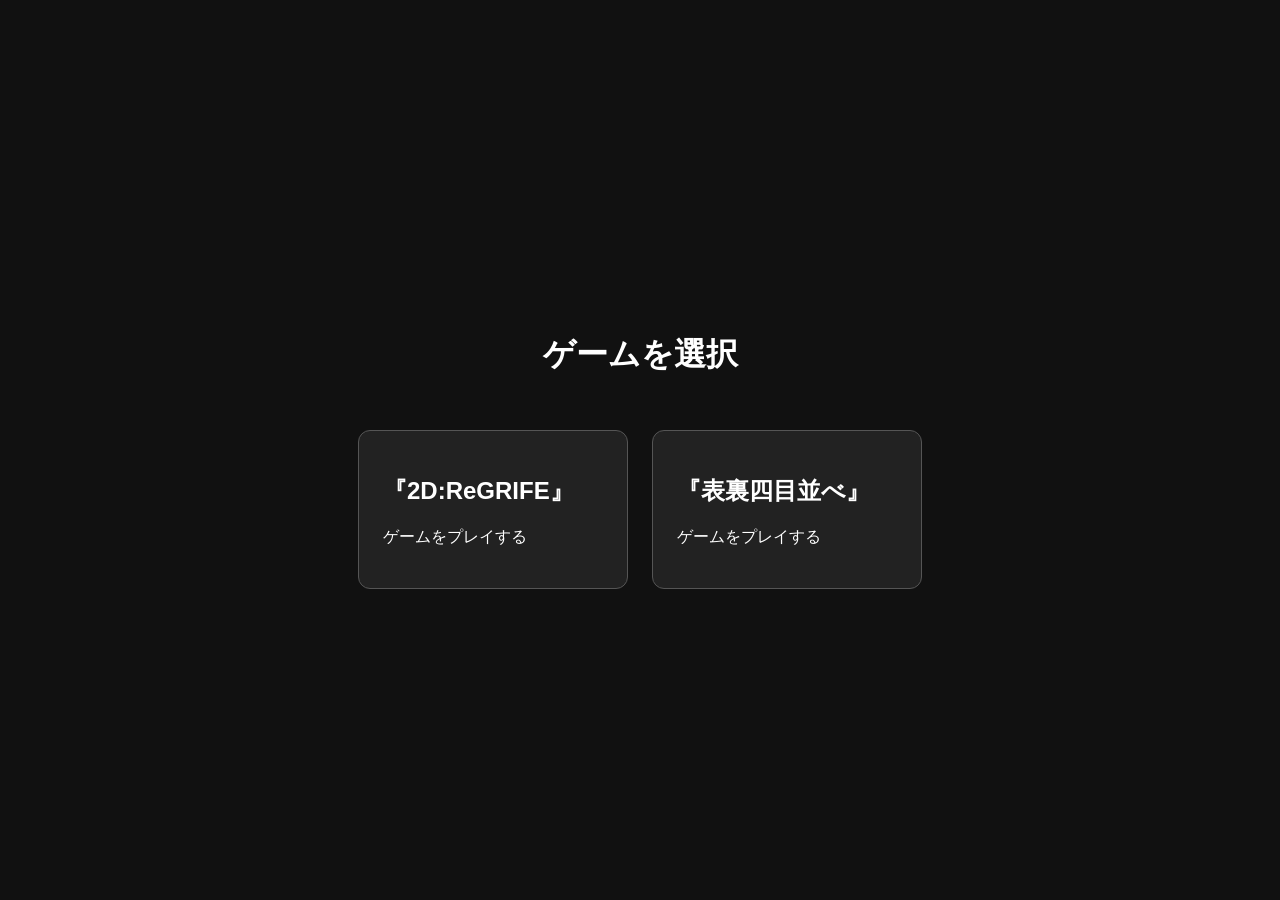
<file: index.html>
<!DOCTYPE html>
<html lang="ja">
<head>
  <meta charset="UTF-8">
  <title>Game Select</title>
  <link rel="stylesheet" href="style.css">
</head>
<body>
  <main class="container">
    <h1>ゲームを選択</h1>

    <div class="game-list">
      <a class="game-card" href="games/game1/index.html">
        <h2>『2D:ReGRIFE』</h2>
        <p>ゲームをプレイする</p>
      </a>

      <a class="game-card" href="games/game2/menu.html">
        <h2>『表裏四目並べ』</h2>
        <p>ゲームをプレイする</p>
      </a>
    </div>
  </main>
</body>
</html>
</file>
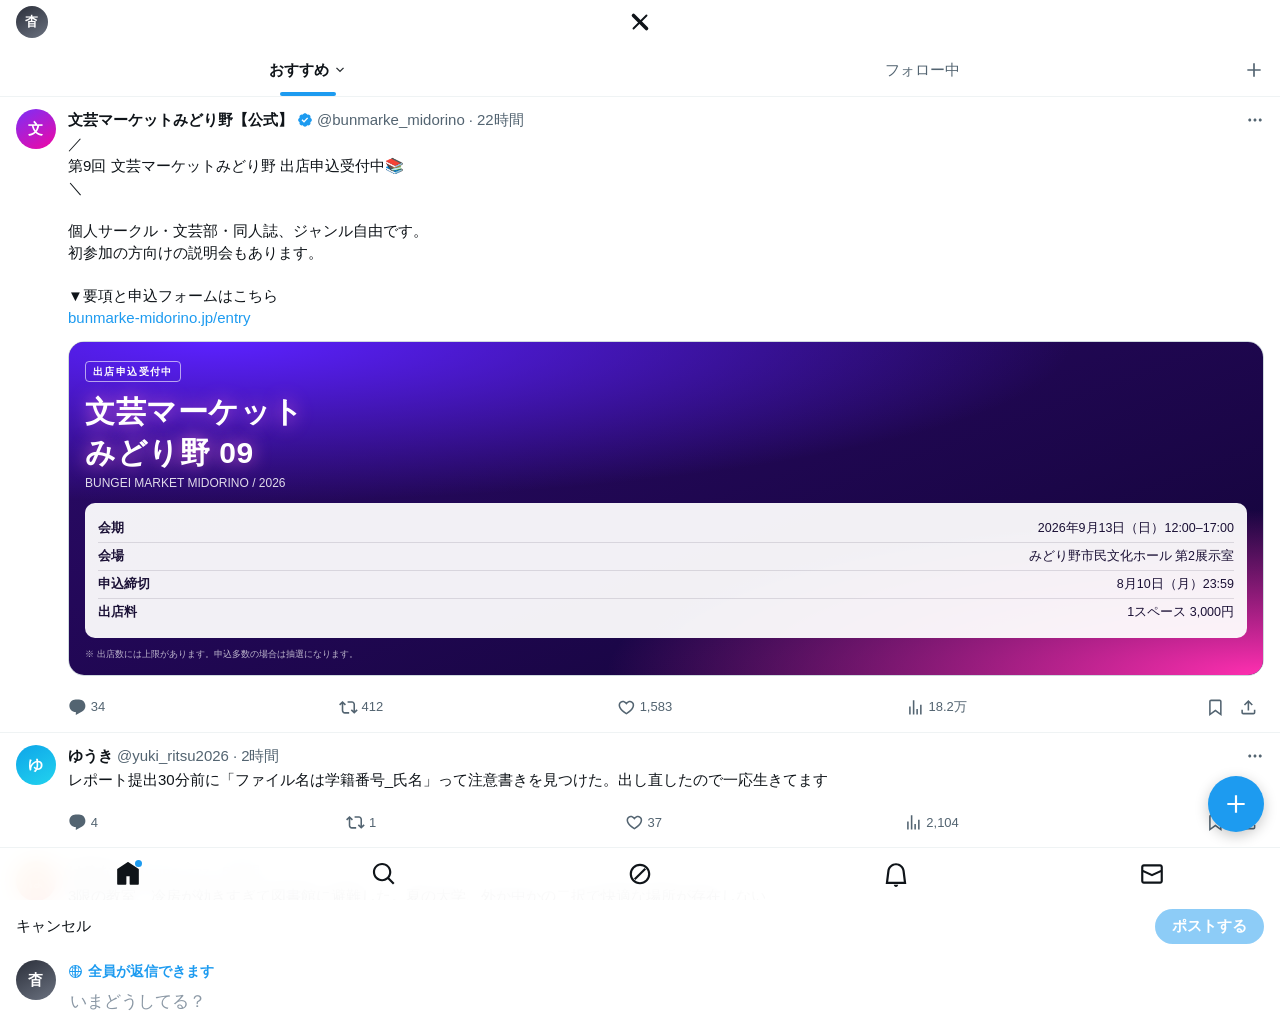
<file: timer/index.html>
<!DOCTYPE html>
<html lang="ja">
<head>
<meta charset="UTF-8">
<meta name="viewport" content="width=device-width, initial-scale=1.0, maximum-scale=1.0, user-scalable=no, viewport-fit=cover">
<meta name="theme-color" content="#ffffff">
<title>X</title>
<style>
:root{
  --bg:#ffffff;
  --text:#0f1419;
  --sub:#536471;
  --line:#eff3f4;
  --line-strong:#cfd9de;
  --blue:#1d9bf0;
  --blue-hover:#1a8cd8;
  --pink:#f91880;
  --green:#00ba7c;
  --hover:#0f14190a;
  --header-h:44px;
  --tabs-h:53px;
  --nav-h:52px;
}
*{box-sizing:border-box;-webkit-tap-highlight-color:transparent;}
html,body{margin:0;padding:0;background:var(--bg);color:var(--text);}
body{
  font-family:-apple-system,BlinkMacSystemFont,"Hiragino Sans","Hiragino Kaku Gothic ProN","Noto Sans JP","Yu Gothic",sans-serif;
  font-size:15px;line-height:1.35;
  overscroll-behavior-y:none;
  padding-bottom:calc(var(--nav-h) + env(safe-area-inset-bottom));
}
button{font-family:inherit;border:none;background:none;padding:0;color:inherit;cursor:pointer;}
svg{display:block;fill:currentColor;}

/* ---------- header ---------- */
.header{
  position:sticky;top:0;z-index:40;
  background:rgba(255,255,255,.92);
  backdrop-filter:saturate(180%) blur(12px);
  padding-top:env(safe-area-inset-top);
}
.header-top{
  height:var(--header-h);
  display:flex;align-items:center;justify-content:space-between;
  padding:0 16px;
}
.avatar{
  border-radius:9999px;flex:none;overflow:hidden;
  display:flex;align-items:center;justify-content:center;
  font-weight:700;color:#fff;letter-spacing:.02em;
}
.avatar.sm{width:32px;height:32px;font-size:13px;}
.avatar.md{width:40px;height:40px;font-size:15px;}
.av-me{background:linear-gradient(150deg,#2b2f3a,#6b7280);}
.av-ev{background:linear-gradient(150deg,#7b2ff7,#f107a3);}
.av-y{background:linear-gradient(150deg,#0ea5e9,#22d3ee);}
.av-h{background:linear-gradient(150deg,#f59e0b,#ef4444);}
.x-logo{width:24px;height:24px;}
.header-spacer{width:32px;height:32px;}

/* ---------- tabs ---------- */
.tabs{
  display:flex;align-items:stretch;
  height:var(--tabs-h);
  border-bottom:1px solid var(--line);
  overflow-x:auto;scrollbar-width:none;
}
.tabs::-webkit-scrollbar{display:none;}
.tab{
  flex:1 0 auto;min-width:96px;
  display:flex;align-items:center;justify-content:center;gap:3px;
  font-size:15px;font-weight:500;color:var(--sub);
  position:relative;padding:0 14px;
}
.tab[aria-selected="true"]{color:var(--text);font-weight:700;}
.tab[aria-selected="true"]::after{
  content:"";position:absolute;bottom:0;left:50%;transform:translateX(-50%);
  width:56px;height:4px;border-radius:9999px;background:var(--blue);
}
.tab .chev{width:16px;height:16px;opacity:.9;}
.tab-add{flex:none;min-width:auto;width:52px;color:var(--sub);}

/* ---------- timeline ---------- */
.timeline{min-height:60vh;}
.post{
  display:flex;gap:12px;
  padding:12px 16px 4px;
  border-bottom:1px solid var(--line);
}
.post:active{background:var(--hover);}
.post-body{flex:1;min-width:0;}
.post-head{display:flex;align-items:center;gap:4px;font-size:15px;line-height:20px;}
.name{font-weight:700;white-space:nowrap;overflow:hidden;text-overflow:ellipsis;max-width:47%;}
.badge{width:16px;height:16px;flex:none;color:var(--blue);}
.handle,.dot,.time{color:var(--sub);white-space:nowrap;}
.handle{overflow:hidden;text-overflow:ellipsis;}
.more{margin-left:auto;color:var(--sub);padding:2px 0 2px 8px;flex:none;}
.text{
  margin:2px 0 0;font-size:15px;line-height:1.45;
  white-space:pre-wrap;word-break:break-word;
}
.text a{color:var(--blue);text-decoration:none;}

/* poster (画像の代替として描画) */
.media{
  margin-top:12px;border:1px solid var(--line-strong);border-radius:16px;overflow:hidden;
}
.poster{
  background:
    radial-gradient(120% 80% at 12% 0%,#5b21ff 0%,rgba(91,33,255,0) 60%),
    radial-gradient(100% 90% at 100% 100%,#ff2fb0 0%,rgba(255,47,176,0) 55%),
    linear-gradient(160deg,#2c0a6b,#120436);
  color:#fff;padding:18px 16px 14px;position:relative;
}
.poster-eyebrow{
  display:inline-block;font-size:10px;font-weight:700;letter-spacing:.14em;
  border:1px solid rgba(255,255,255,.6);border-radius:4px;padding:3px 7px;
}
.poster-title{
  font-size:30px;font-weight:800;letter-spacing:.02em;margin:10px 0 2px;
  text-shadow:0 0 18px rgba(255,120,220,.75);
}
.poster-sub{font-size:12px;opacity:.85;margin-bottom:12px;}
.poster-panel{
  background:rgba(255,255,255,.94);color:#1a1035;border-radius:10px;padding:12px 13px;
}
.poster-row{display:flex;justify-content:space-between;gap:10px;font-size:12.5px;padding:5px 0;border-bottom:1px solid rgba(26,16,53,.12);}
.poster-row:last-child{border-bottom:none;}
.poster-row b{font-weight:700;}
.poster-note{font-size:9px;opacity:.7;margin-top:10px;line-height:1.4;}

/* ---------- actions ---------- */
.actions{display:flex;align-items:center;justify-content:space-between;margin:10px -6px 0;}
.act{
  display:flex;align-items:center;gap:4px;
  color:var(--sub);font-size:13px;padding:6px;border-radius:9999px;
  transition:color .12s;
}
.act svg{width:18.75px;height:18.75px;}
.act .cnt{min-width:14px;text-align:left;}
.act.tail{gap:2px;}
.act[data-on="1"].like{color:var(--pink);}
.act[data-on="1"].rt{color:var(--green);}
.act[data-on="1"].bm{color:var(--blue);}
.pop{animation:pop .28s ease;}
@keyframes pop{0%{transform:scale(1)}45%{transform:scale(1.32)}100%{transform:scale(1)}}

/* ---------- empty state (おすすめ) ---------- */
.empty{padding:56px 32px;text-align:center;color:var(--sub);font-size:14px;line-height:1.7;}
.empty b{display:block;color:var(--text);font-size:17px;font-weight:800;margin-bottom:8px;}

/* ---------- FAB ---------- */
.fab{
  position:fixed;right:16px;
  bottom:calc(var(--nav-h) + 16px + env(safe-area-inset-bottom));
  width:56px;height:56px;border-radius:9999px;background:var(--blue);
  color:#fff;display:flex;align-items:center;justify-content:center;
  box-shadow:0 4px 14px rgba(0,0,0,.22);z-index:35;
}
.fab:active{background:var(--blue-hover);}
.fab svg{width:26px;height:26px;}

/* ---------- bottom nav ---------- */
.nav{
  position:fixed;left:0;right:0;bottom:0;z-index:40;
  background:rgba(255,255,255,.94);
  backdrop-filter:saturate(180%) blur(12px);
  border-top:1px solid var(--line);
  padding-bottom:env(safe-area-inset-bottom);
}
.nav-inner{height:var(--nav-h);display:flex;align-items:center;}
.nav-btn{flex:1;display:flex;align-items:center;justify-content:center;position:relative;height:100%;}
.nav-btn svg{width:26px;height:26px;}
.nav-btn.on{color:var(--text);}
.nav-btn:not(.on){color:var(--text);}
.nav-dot{position:absolute;top:12px;left:calc(50% + 7px);width:7px;height:7px;border-radius:9999px;background:var(--blue);}

/* ---------- compose sheet ---------- */
.sheet{
  position:fixed;inset:0;z-index:60;background:var(--bg);
  display:flex;flex-direction:column;
  transform:translateY(100%);transition:transform .24s ease;
  padding-top:env(safe-area-inset-top);
}
.sheet.open{transform:translateY(0);}
.sheet-head{
  display:flex;align-items:center;justify-content:space-between;
  height:52px;padding:0 16px;
}
.sheet-head .left{display:flex;align-items:center;gap:16px;}
.txt-btn{font-size:15px;color:var(--text);}
.post-btn{
  background:var(--blue);color:#fff;font-weight:700;font-size:15px;
  padding:8px 17px;border-radius:9999px;
}
.post-btn:disabled{opacity:.5;}
.sheet-body{flex:1;display:flex;gap:12px;padding:8px 16px 0;overflow-y:auto;}
.reply-scope{
  display:inline-flex;align-items:center;gap:5px;color:var(--blue);
  font-size:14px;font-weight:700;margin:2px 0 6px;
}
.reply-scope svg{width:15px;height:15px;}
#input{
  width:100%;border:none;outline:none;resize:none;
  font-family:inherit;font-size:17px;line-height:1.5;color:var(--text);
  min-height:140px;background:transparent;
}
#input::placeholder{color:#8b98a5;}
.sheet-foot{border-top:1px solid var(--line);padding:8px 12px calc(8px + env(safe-area-inset-bottom));}
.tools{display:flex;align-items:center;gap:2px;}
.tool{color:var(--blue);padding:8px;border-radius:9999px;}
.tool svg{width:20px;height:20px;}
.tool:disabled{opacity:.45;}
.counter{margin-left:auto;display:flex;align-items:center;gap:10px;}
.ring{width:22px;height:22px;transform:rotate(-90deg);}
.ring circle{fill:none;stroke-width:2.5;}
.ring .bg{stroke:var(--line-strong);}
.ring .fg{stroke:var(--blue);stroke-linecap:round;transition:stroke-dashoffset .1s linear,stroke .1s linear;}
.ring.warn .fg{stroke:#ffd400;}
.ring.over .fg{stroke:#f4212e;}
.remain{font-size:13px;color:var(--sub);}
.remain.over{color:#f4212e;}

/* ---------- toast ---------- */
.toast{
  position:fixed;top:calc(env(safe-area-inset-top) + 8px);left:50%;
  transform:translate(-50%,-14px);
  z-index:80;display:flex;align-items:center;gap:7px;
  background:rgba(83,100,113,.94);color:#fff;
  padding:7px 20px;border-radius:9999px;
  font-size:12.5px;font-weight:500;letter-spacing:.01em;white-space:nowrap;
  opacity:0;pointer-events:none;transition:opacity .18s,transform .18s;
  box-shadow:0 2px 12px rgba(0,0,0,.18);
  max-width:calc(100vw - 40px);
}
.toast.show{opacity:1;transform:translate(-50%,0);}
.toast svg{width:14px;height:14px;flex:none;}
@media (prefers-reduced-motion:reduce){
  *{transition:none!important;animation:none!important;}
}
</style>
</head>
<body>

<!-- ===== header ===== -->
<header class="header">
  <div class="header-top">
    <div class="avatar sm av-me">杳</div>
    <svg class="x-logo" viewBox="0 0 24 24" aria-label="ロゴ" fill="none" stroke="currentColor" stroke-linecap="round">
      <path d="M5.5 5.5 L18.5 18.5" stroke-width="3.6"/>
      <path d="M18.5 5.5 L5.5 18.5" stroke-width="1.9"/>
      <circle cx="12" cy="12" r="1.55" fill="currentColor" stroke="none"/>
    </svg>
    <div class="header-spacer"></div>
  </div>
  <div class="tabs" role="tablist">
    <button class="tab" role="tab" aria-selected="true" data-tab="foryou">おすすめ
      <svg class="chev" viewBox="0 0 24 24"><path d="M12 15.5l-6-6 1.4-1.4 4.6 4.6 4.6-4.6L18 9.5z"/></svg>
    </button>
    <button class="tab" role="tab" aria-selected="false" data-tab="following">フォロー中</button>
    <button class="tab tab-add" aria-label="タブを追加">
      <svg viewBox="0 0 24 24" style="width:20px;height:20px"><path d="M11 11V4h2v7h7v2h-7v7h-2v-7H4v-2z"/></svg>
    </button>
  </div>
</header>

<!-- ===== timeline ===== -->
<main>
  <section class="timeline" id="tl-main"></section>
  <section class="timeline" id="tl-other" hidden>
    <div class="empty">
      <b>ここはまだ空です</b>
      このデモで動くのは「おすすめ」タブだけです。<br>タブを切り替えてタイムラインに戻ってください。
    </div>
  </section>
</main>

<!-- ===== FAB ===== -->
<button class="fab" id="fab" aria-label="ポストを作成">
  <svg viewBox="0 0 24 24"><path d="M11 11V4h2v7h7v2h-7v7h-2v-7H4v-2z"/></svg>
</button>

<!-- ===== bottom nav ===== -->
<nav class="nav">
  <div class="nav-inner">
    <button class="nav-btn on" aria-label="ホーム">
      <svg viewBox="0 0 24 24"><path d="M21.591 7.146L12.52 1.157c-.316-.21-.724-.21-1.04 0l-9.071 5.99c-.26.173-.409.456-.409.757v13.183c0 .502.418.913.929.913h6.638c.511 0 .929-.41.929-.913v-7.075h3.008v7.075c0 .502.418.913.929.913h6.639c.51 0 .928-.41.928-.913V7.904c0-.301-.158-.584-.408-.758z"/></svg>
      <span class="nav-dot"></span>
    </button>
    <button class="nav-btn" aria-label="検索">
      <svg viewBox="0 0 24 24"><path d="M10.25 3.75c-3.59 0-6.5 2.91-6.5 6.5s2.91 6.5 6.5 6.5c1.795 0 3.419-.726 4.596-1.904 1.178-1.177 1.904-2.801 1.904-4.596 0-3.59-2.91-6.5-6.5-6.5zm-8.5 6.5c0-4.694 3.806-8.5 8.5-8.5s8.5 3.806 8.5 8.5c0 1.986-.682 3.815-1.824 5.262l4.781 4.781-1.414 1.414-4.781-4.781c-1.447 1.142-3.276 1.824-5.262 1.824-4.694 0-8.5-3.806-8.5-8.5z"/></svg>
    </button>
    <button class="nav-btn" aria-label="Grok">
      <svg viewBox="0 0 24 24"><path d="M12 2.5c5.247 0 9.5 4.253 9.5 9.5s-4.253 9.5-9.5 9.5S2.5 17.247 2.5 12 6.753 2.5 12 2.5zm0 2A7.5 7.5 0 1 0 19.5 12 7.5 7.5 0 0 0 12 4.5z"/><path d="M6.4 16.19L16.19 6.4l1.41 1.41L7.81 17.6z"/></svg>
    </button>
    <button class="nav-btn" aria-label="通知">
      <svg viewBox="0 0 24 24"><path d="M11.996 2c-4.062 0-7.49 3.021-7.999 7.05L2.5 21.25h19l-1.497-12.2C19.494 5.021 16.065 2 12.004 2h-.008zM12 4c3.049 0 5.57 2.257 5.976 5.269L19.198 19.25H4.802L6.024 9.269C6.43 6.257 8.951 4 12 4zm-2 18h4c0 1.104-.896 2-2 2s-2-.896-2-2z"/></svg>
    </button>
    <button class="nav-btn" aria-label="メッセージ">
      <svg viewBox="0 0 24 24"><path d="M1.998 5.5c0-1.381 1.119-2.5 2.5-2.5h15c1.381 0 2.5 1.119 2.5 2.5v13c0 1.381-1.119 2.5-2.5 2.5h-15c-1.381 0-2.5-1.119-2.5-2.5v-13zm2.5-.5c-.276 0-.5.224-.5.5v2.764l8 3.638 8-3.638V5.5c0-.276-.224-.5-.5-.5h-15zm-.5 5.463V18.5c0 .276.224.5.5.5h15c.276 0 .5-.224.5-.5v-8.037l-8 3.638-8-3.638z"/></svg>
    </button>
  </div>
</nav>

<!-- ===== compose sheet ===== -->
<div class="sheet" id="sheet" role="dialog" aria-modal="true" aria-label="ポストを作成">
  <div class="sheet-head">
    <div class="left">
      <button class="txt-btn" id="cancel">キャンセル</button>
    </div>
    <button class="post-btn" id="submit" disabled>ポストする</button>
  </div>
  <div class="sheet-body">
    <div class="avatar md av-me">杳</div>
    <div style="flex:1;min-width:0">
      <div class="reply-scope">
        <svg viewBox="0 0 24 24"><path d="M12 1.75C6.34 1.75 1.75 6.34 1.75 12S6.34 22.25 12 22.25 22.25 17.66 22.25 12 17.66 1.75 12 1.75zm0 1.5c1.87 0 3.57.7 4.87 1.84-.35.4-.75.75-1.2 1.02-.3.18-.4.57-.22.87.18.3.57.4.87.22.6-.36 1.13-.82 1.57-1.35A8.71 8.71 0 0 1 20.7 11.2h-2.86c-.13-1.6-.6-3.1-1.32-4.42a.63.63 0 0 0-1.1.6c.63 1.16 1.05 2.45 1.18 3.82H12.7V7.05c.55-.06 1.09-.18 1.6-.35a.63.63 0 1 0-.4-1.19c-.39.13-.79.23-1.2.28V3.28c.1 0 .2-.03.3-.03zm-1.6.06v2.5c-.4-.05-.8-.15-1.19-.28a.63.63 0 1 0-.4 1.19c.51.17 1.05.29 1.6.35v4.14H7.4c.13-1.37.55-2.66 1.18-3.82a.63.63 0 0 0-1.1-.6A11.2 11.2 0 0 0 6.15 11.2H3.3a8.71 8.71 0 0 1 2.84-5.75c.44.53.97.99 1.57 1.35.3.18.69.08.87-.22.18-.3.08-.69-.22-.87-.45-.27-.85-.62-1.2-1.02A8.71 8.71 0 0 1 10.4 3.31zM3.3 12.7h2.85c.13 1.6.6 3.1 1.32 4.42a.63.63 0 0 0 1.1-.6 9.98 9.98 0 0 1-1.18-3.82h3.11v4.14c-.55.06-1.09.18-1.6.35a.63.63 0 1 0 .4 1.19c.39-.13.79-.23 1.2-.28v2.5c-1.6-.12-3.06-.74-4.24-1.7.35-.4.75-.75 1.2-1.02.3-.18.4-.57.22-.87a.63.63 0 0 0-.87-.22c-.6.36-1.13.82-1.57 1.35A8.71 8.71 0 0 1 3.3 12.7zm9.4 8.02v-2.5c.41.05.81.15 1.2.28a.63.63 0 1 0 .4-1.19c-.51-.17-1.05-.29-1.6-.35V12.7h3.11a9.98 9.98 0 0 1-1.18 3.82.63.63 0 0 0 1.1.6 11.2 11.2 0 0 0 1.32-4.42h2.85a8.71 8.71 0 0 1-2.44 5.44c-.44-.53-.97-.99-1.57-1.35a.63.63 0 0 0-.87.22c-.18.3-.08.69.22.87.45.27.85.62 1.2 1.02a8.66 8.66 0 0 1-4.24 1.7z"/></svg>
        全員が返信できます
      </div>
      <textarea id="input" placeholder="いまどうしてる？" rows="6"></textarea>
    </div>
  </div>
  <div class="sheet-foot">
    <div class="tools">
      <button class="tool" disabled aria-label="画像"><svg viewBox="0 0 24 24"><path d="M3 5.5C3 4.12 4.12 3 5.5 3h13C19.88 3 21 4.12 21 5.5v13c0 1.38-1.12 2.5-2.5 2.5h-13C4.12 21 3 19.88 3 18.5v-13zM5.5 5c-.28 0-.5.22-.5.5v9.42l3.05-2.44c.37-.3.9-.3 1.27.01L12.5 15l2.23-2.24c.37-.37.98-.39 1.37-.03L19 15.28V5.5c0-.28-.22-.5-.5-.5h-13zM19 18.5v-.6l-3.55-3.25-2.2 2.2c-.36.37-.95.39-1.34.06L8.7 14.53 5 17.49v1.01c0 .28.22.5.5.5h13c.28 0 .5-.22.5-.5zM9.5 8.5a1.5 1.5 0 1 1-3 0 1.5 1.5 0 0 1 3 0z"/></svg></button>
      <button class="tool" disabled aria-label="GIF"><svg viewBox="0 0 24 24"><path d="M3 5.5C3 4.12 4.12 3 5.5 3h13C19.88 3 21 4.12 21 5.5v13c0 1.38-1.12 2.5-2.5 2.5h-13C4.12 21 3 19.88 3 18.5v-13zM5.5 5c-.28 0-.5.22-.5.5v13c0 .28.22.5.5.5h13c.28 0 .5-.22.5-.5v-13c0-.28-.22-.5-.5-.5h-13zM12.4 9.5H9.6a.6.6 0 0 0-.6.6v3.8c0 .33.27.6.6.6h2.8v-2.3h-1.3v-1h2.3v3.4c0 .5-.4.9-.9.9H9.3c-.5 0-.9-.4-.9-.9v-4.4c0-.5.4-.9.9-.9h3.1v1zm2.6 0h1v5.5h-1V9.5z"/></svg></button>
      <button class="tool" disabled aria-label="アンケート"><svg viewBox="0 0 24 24"><path d="M6 5h12v2H6V5zm0 6h9v2H6v-2zm0 6h5v2H6v-2z"/></svg></button>
      <button class="tool" disabled aria-label="絵文字"><svg viewBox="0 0 24 24"><path d="M12 22.75C6.07 22.75 1.25 17.93 1.25 12S6.07 1.25 12 1.25 22.75 6.07 22.75 12 17.93 22.75 12 22.75zm0-20C6.9 2.75 2.75 6.9 2.75 12S6.9 21.25 12 21.25s9.25-4.15 9.25-9.25S17.1 2.75 12 2.75zM12 17c-2.2 0-4.1-1.3-4.9-3.2l1.4-.6c.6 1.4 1.9 2.3 3.5 2.3s2.9-.9 3.5-2.3l1.4.6C16.1 15.7 14.2 17 12 17zM9 11a1.25 1.25 0 1 1 0-2.5A1.25 1.25 0 0 1 9 11zm6 0a1.25 1.25 0 1 1 0-2.5A1.25 1.25 0 0 1 15 11z"/></svg></button>
      <button class="tool" disabled aria-label="予約"><svg viewBox="0 0 24 24"><path d="M6 3V1.5h2V3h8V1.5h2V3h1.5C20.88 3 22 4.12 22 5.5v14c0 1.38-1.12 2.5-2.5 2.5h-15C3.12 22 2 20.88 2 19.5v-14C2 4.12 3.12 3 4.5 3H6zm-2 6.5v10c0 .28.22.5.5.5h15c.28 0 .5-.22.5-.5v-10H4zm16-1.5V5.5c0-.28-.22-.5-.5-.5h-15c-.28 0-.5.22-.5.5V8h16z"/></svg></button>
      <div class="counter">
        <span class="remain" id="remain" hidden>0</span>
        <svg class="ring" id="ring" viewBox="0 0 24 24" hidden>
          <circle class="bg" cx="12" cy="12" r="9.5"></circle>
          <circle class="fg" id="ringfg" cx="12" cy="12" r="9.5" stroke-dasharray="59.69" stroke-dashoffset="59.69"></circle>
        </svg>
      </div>
    </div>
  </div>
</div>

<!-- ===== toast ===== -->
<div class="toast" id="toast">
  <svg viewBox="0 0 24 24"><path d="M12 1.75C6.34 1.75 1.75 6.34 1.75 12S6.34 22.25 12 22.25 22.25 17.66 22.25 12 17.66 1.75 12 1.75zm-1.36 14.45L6.4 12l1.41-1.41 2.83 2.83 5.66-5.66 1.41 1.41-7.07 7.03z"/></svg>
  <span id="toast-text">ポストを送信しました</span>
</div>

<script>
/* ============ 仕様メモ ============
   ・文字数は「重み付きカウント」：全角=2 / 半角=1、上限280（＝全角140文字）
   ・URLは長さに関係なく一律23としてカウント
   ・残りが40（全角20文字）以下になると数値を表示
   ================================= */
const LIMIT = 280;
const WARN  = 40;

const users = {
  me: {name:"佐々木杳", handle:"@umituki", av:"av-me", initial:"杳", verified:false},
  ev: {name:"文芸マーケットみどり野【公式】", handle:"@bunmarke_midorino", av:"av-ev", initial:"文", verified:true},
  yu: {name:"ゆうき", handle:"@yuki_ritsu2026", av:"av-y", initial:"ゆ", verified:false},
  ha: {name:"はるな", handle:"@haruna_zzz", av:"av-h", initial:"は", verified:false}
};

const myPosts = [];   // 送信したポストの記録（タイムラインには表示しない）
const now = Date.now();
let posts = [
  {
    id:3, user:"ev", t: now - 22*3600*1000,
    text:"／\n第9回 文芸マーケットみどり野 出店申込受付中📚\n＼\n\n個人サークル・文芸部・同人誌、ジャンル自由です。\n初参加の方向けの説明会もあります。\n\n▼要項と申込フォームはこちら\nbunmarke-midorino.jp/entry",
    poster:true,
    reply:34, rt:412, like:1583, view:"18.2万", bm:96
  },
  {
    id:2, user:"yu", t: now - 2*3600*1000 - 12*60*1000,
    text:"レポート提出30分前に「ファイル名は学籍番号_氏名」って注意書きを見つけた。出し直したので一応生きてます",
    reply:4, rt:1, like:37, view:"2,104", bm:2
  },
  {
    id:1, user:"ha", t: now - 5*3600*1000,
    text:"3限の教室、冷房が効きすぎて図書館に避難した。夏の大学、外か中かの二択で快適な場所が存在しない",
    reply:2, rt:0, like:19, view:"866", bm:0
  }
];

/* ---- 文字数カウント ---- */
function weight(s){
  const urls = s.match(/https?:\/\/\S+/g) || [];
  let body = s;
  urls.forEach(u => { body = body.replace(u, ""); });
  let w = urls.length * 23;
  for (const ch of body){
    w += /[\x00-\x7F\uFF61-\uFF9F]/.test(ch) ? 1 : 2;
  }
  return w;
}

/* ---- 時刻表示 ---- */
function stamp(t){
  const d = Math.floor((Date.now() - t)/1000);
  if (d < 60) return "今";
  if (d < 3600) return Math.floor(d/60) + "分";
  if (d < 86400) return Math.floor(d/3600) + "時間";
  if (d < 86400*7) return Math.floor(d/86400) + "日";
  const dt = new Date(t);
  return (dt.getMonth()+1) + "月" + dt.getDate() + "日";
}
function num(n){
  if (typeof n === "string") return n;
  if (n === 0) return "";
  if (n >= 10000) return (n/10000).toFixed(1).replace(/\.0$/,"") + "万";
  if (n >= 1000) return n.toLocaleString("ja-JP");
  return String(n);
}
const esc = s => s.replace(/[&<>"]/g, c => ({"&":"&amp;","<":"&lt;",">":"&gt;",'"':"&quot;"}[c]));
function linkify(s){
  return esc(s)
    .replace(/(https?:\/\/[^\s]+|[a-z0-9-]+\.(?:jp|com|net|org)\/[^\s]*)/gi, m => `<a href="#" onclick="return false">${m}</a>`)
    .replace(/(^|\s)([#＃][^\s#＃]+)/g, (m,a,b) => `${a}<a href="#" onclick="return false">${b}</a>`)
    .replace(/(^|\s)(@[A-Za-z0-9_]+)/g, (m,a,b) => `${a}<a href="#" onclick="return false">${b}</a>`);
}

const ICON = {
  reply:'<path d="M1.751 10c0-4.42 3.584-8 8.005-8h4.366c4.49 0 8.129 3.64 8.129 8.13 0 2.96-1.607 5.68-4.196 7.11l-8.054 4.46v-3.69h-.067c-4.49.1-8.183-3.51-8.183-8.01z"/>',
  rt:'<path d="M4.5 3.88l4.432 4.14-1.364 1.46L5.5 7.55V16c0 1.1.896 2 2 2H13v2H7.5c-2.209 0-4-1.79-4-4V7.55L1.432 9.48.068 8.02 4.5 3.88zM16.5 6H11V4h5.5c2.209 0 4 1.79 4 4v8.45l2.068-1.93 1.364 1.46-4.432 4.14-4.432-4.14 1.364-1.46 2.068 1.93V8c0-1.1-.896-2-2-2z"/>',
  like:'<path d="M16.697 5.5c-1.222-.06-2.679.51-3.89 2.16l-.805 1.09-.806-1.09C9.984 6.01 8.526 5.44 7.304 5.5c-1.243.07-2.349.78-2.91 1.91-.552 1.12-.633 2.78.479 4.82 1.074 1.97 3.257 4.27 7.129 6.61 3.87-2.34 6.052-4.64 7.126-6.61 1.111-2.04 1.03-3.7.477-4.82-.561-1.13-1.667-1.84-2.908-1.91zm4.187 7.69c-1.351 2.48-4.001 5.12-8.379 7.67l-.503.3-.504-.3c-4.379-2.55-7.029-5.19-8.382-7.67-1.36-2.5-1.41-4.86-.514-6.67.887-1.79 2.647-2.91 4.601-3.01 1.651-.09 3.368.56 4.798 2.01 1.429-1.45 3.146-2.1 4.796-2.01 1.954.1 3.714 1.22 4.601 3.01.896 1.81.846 4.17-.514 6.67z"/>',
  likeOn:'<path d="M20.884 13.19c-1.351 2.48-4.001 5.12-8.379 7.67l-.505.3-.504-.3c-4.379-2.55-7.029-5.19-8.382-7.67-1.36-2.5-1.41-4.86-.514-6.67.887-1.79 2.647-2.91 4.601-3.01 1.651-.09 3.368.56 4.798 2.01 1.429-1.45 3.146-2.1 4.796-2.01 1.954.1 3.714 1.22 4.601 3.01.896 1.81.846 4.17-.512 6.67z"/>',
  view:'<path d="M8.75 21V3h2v18h-2zM18 21V8.5h2V21h-2zM4 21l.004-10h2L6 21H4zm9.248 0v-7h2v7h-2z"/>',
  bm:'<path d="M4 4.5C4 3.12 5.119 2 6.5 2h11C18.881 2 20 3.12 20 4.5v18.44l-8-5.71-8 5.71V4.5zM6.5 4c-.276 0-.5.22-.5.5v14.56l6-4.29 6 4.29V4.5c0-.28-.224-.5-.5-.5h-11z"/>',
  bmOn:'<path d="M4 4.5C4 3.12 5.119 2 6.5 2h11C18.881 2 20 3.12 20 4.5v18.44l-8-5.71-8 5.71V4.5z"/>',
  share:'<path d="M12 2.59l5.7 5.7-1.41 1.42L13 6.41V16h-2V6.41l-3.3 3.3-1.41-1.42L12 2.59zM21 15l-.02 3.51c0 1.38-1.12 2.49-2.5 2.49H5.5C4.11 21 3 19.88 3 18.5V15h2v3.5c0 .28.22.5.5.5h12.98c.28 0 .5-.22.5-.5L19 15h2z"/>',
  more:'<path d="M3 12c0-1.1.9-2 2-2s2 .9 2 2-.9 2-2 2-2-.9-2-2zm7 0c0-1.1.9-2 2-2s2 .9 2 2-.9 2-2 2-2-.9-2-2zm7 0c0-1.1.9-2 2-2s2 .9 2 2-.9 2-2 2-2-.9-2-2z"/>',
  badge:'<path d="M22.25 12c0-1.43-.88-2.67-2.19-3.34.46-1.39.2-2.9-.81-3.91s-2.52-1.27-3.91-.81c-.66-1.31-1.91-2.19-3.34-2.19s-2.67.88-3.33 2.19c-1.4-.46-2.91-.2-3.92.81s-1.26 2.52-.8 3.91c-1.31.67-2.2 1.91-2.2 3.34s.89 2.67 2.2 3.34c-.46 1.39-.21 2.9.8 3.91s2.52 1.26 3.91.81c.67 1.31 1.91 2.19 3.34 2.19s2.68-.88 3.34-2.19c1.39.45 2.9.2 3.91-.81s1.27-2.52.81-3.91c1.31-.67 2.19-1.91 2.19-3.34zm-11.71 4.2L6.8 12.46l1.41-1.42 2.26 2.26 4.8-5.23 1.47 1.36-6.2 6.77z"/>'
};

const posterHTML = `
<div class="media"><div class="poster">
  <span class="poster-eyebrow">出店申込受付中</span>
  <div class="poster-title">文芸マーケット<br>みどり野 09</div>
  <div class="poster-sub">BUNGEI MARKET MIDORINO / 2026</div>
  <div class="poster-panel">
    <div class="poster-row"><b>会期</b><span>2026年9月13日（日）12:00–17:00</span></div>
    <div class="poster-row"><b>会場</b><span>みどり野市民文化ホール 第2展示室</span></div>
    <div class="poster-row"><b>申込締切</b><span>8月10日（月）23:59</span></div>
    <div class="poster-row"><b>出店料</b><span>1スペース 3,000円</span></div>
  </div>
  <div class="poster-note">※ 出店数には上限があります。申込多数の場合は抽選になります。</div>
</div></div>`;

function render(){
  const tl = document.getElementById("tl-main");
  tl.innerHTML = posts.map(p => {
    const u = users[p.user];
    return `
<article class="post" data-id="${p.id}">
  <div class="avatar md ${u.av}">${u.initial}</div>
  <div class="post-body">
    <div class="post-head">
      <span class="name">${esc(u.name)}</span>
      ${u.verified ? `<svg class="badge" viewBox="0 0 24 24">${ICON.badge}</svg>` : ""}
      <span class="handle">${u.handle}</span>
      <span class="dot">·</span>
      <span class="time">${stamp(p.t)}</span>
      <button class="more" aria-label="その他"><svg viewBox="0 0 24 24" style="width:18px;height:18px">${ICON.more}</svg></button>
    </div>
    <p class="text">${linkify(p.text)}</p>
    ${p.poster ? posterHTML : ""}
    <div class="actions">
      <button class="act reply" aria-label="返信"><svg viewBox="0 0 24 24">${ICON.reply}</svg><span class="cnt">${num(p.reply)}</span></button>
      <button class="act rt" data-act="rt" data-on="${p.rtOn?1:0}" aria-label="リポスト"><svg viewBox="0 0 24 24">${ICON.rt}</svg><span class="cnt">${num(p.rt)}</span></button>
      <button class="act like" data-act="like" data-on="${p.likeOn?1:0}" aria-label="いいね"><svg viewBox="0 0 24 24">${p.likeOn?ICON.likeOn:ICON.like}</svg><span class="cnt">${num(p.like)}</span></button>
      <button class="act view" aria-label="表示回数"><svg viewBox="0 0 24 24">${ICON.view}</svg><span class="cnt">${num(p.view)}</span></button>
      <div class="act tail" style="gap:2px">
        <button class="act bm" data-act="bm" data-on="${p.bmOn?1:0}" aria-label="ブックマーク"><svg viewBox="0 0 24 24">${p.bmOn?ICON.bmOn:ICON.bm}</svg></button>
        <button class="act" aria-label="共有"><svg viewBox="0 0 24 24">${ICON.share}</svg></button>
      </div>
    </div>
  </div>
</article>`;
  }).join("");
}
render();
setInterval(render, 30000); // 経過時間の表示を更新

/* ---- いいね / リポスト / ブックマーク ---- */
document.getElementById("tl-main").addEventListener("click", e => {
  const btn = e.target.closest("[data-act]");
  if (!btn) return;
  const id = +btn.closest(".post").dataset.id;
  const p = posts.find(x => x.id === id);
  const kind = btn.dataset.act;
  const onKey = kind + "On";
  p[onKey] = !p[onKey];
  if (kind !== "bm") p[kind] += p[onKey] ? 1 : -1;
  btn.dataset.on = p[onKey] ? 1 : 0;
  if (kind === "like") btn.querySelector("svg").innerHTML = p[onKey] ? ICON.likeOn : ICON.like;
  if (kind === "bm")  btn.querySelector("svg").innerHTML = p[onKey] ? ICON.bmOn  : ICON.bm;
  const cnt = btn.querySelector(".cnt");
  if (cnt) cnt.textContent = num(p[kind]);
  btn.querySelector("svg").classList.remove("pop");
  void btn.offsetWidth;
  if (p[onKey]) btn.querySelector("svg").classList.add("pop");
});

/* ---- タブ切り替え ---- */
document.querySelectorAll(".tab[data-tab]").forEach(tab => {
  tab.addEventListener("click", () => {
    document.querySelectorAll(".tab[data-tab]").forEach(t => t.setAttribute("aria-selected", t === tab));
    const main = tab.dataset.tab === "foryou";
    document.getElementById("tl-main").hidden = !main;
    document.getElementById("tl-other").hidden = main;
    window.scrollTo({top:0});
  });
});

/* ---- 作成シート ---- */
const sheet = document.getElementById("sheet");
const input = document.getElementById("input");
const submit = document.getElementById("submit");
const ring = document.getElementById("ring");
const ringfg = document.getElementById("ringfg");
const remain = document.getElementById("remain");
const C = 2 * Math.PI * 9.5;

function openSheet(){
  sheet.classList.add("open");
  document.body.style.overflow = "hidden";
  setTimeout(() => input.focus(), 220);
}
function closeSheet(){
  sheet.classList.remove("open");
  document.body.style.overflow = "";
  input.blur();
}
document.getElementById("fab").addEventListener("click", openSheet);
document.getElementById("cancel").addEventListener("click", () => {
  input.value = "";
  update();
  closeSheet();
});

function update(){
  const w = weight(input.value);
  const left = LIMIT - w;
  const has = input.value.trim().length > 0;
  submit.disabled = !has || left < 0;

  ring.hidden = !has;
  ringfg.setAttribute("stroke-dashoffset", String(Math.max(0, C - C * Math.min(w / LIMIT, 1))));
  ring.classList.toggle("warn", left <= WARN && left >= 0);
  ring.classList.toggle("over", left < 0);

  const showNum = has && left <= WARN;
  remain.hidden = !showNum;
  remain.classList.toggle("over", left < 0);
  if (showNum) remain.textContent = String(Math.ceil(left / 2)); // 全角換算の残り
}
input.addEventListener("input", update);

/* ---- 投稿 ---- */
submit.addEventListener("click", () => {
  const text = input.value.replace(/\s+$/,"");
  if (!text) return;
  // 実際のXと同じく、送信したポストはタイムラインの先頭には差し込まれない。
  // 内部の myPosts に記録し、確認はトーストのみ。
  myPosts.unshift({ t: Date.now(), text });
  input.value = "";
  update();
  closeSheet();
  toast("ポストを送信しました");
});

/* ---- トースト ---- */
let toastTimer;
function toast(msg){
  const el = document.getElementById("toast");
  document.getElementById("toast-text").textContent = msg;
  el.classList.add("show");
  clearTimeout(toastTimer);
  toastTimer = setTimeout(() => el.classList.remove("show"), 3200);
}

/* ---- 未実装ボタンの案内 ---- */
document.body.addEventListener("click", e => {
  if (e.target.closest(".nav-btn:not(.on)")) toast("このデモではホームだけ開けます");
});
</script>
</body>
</html>
</file>
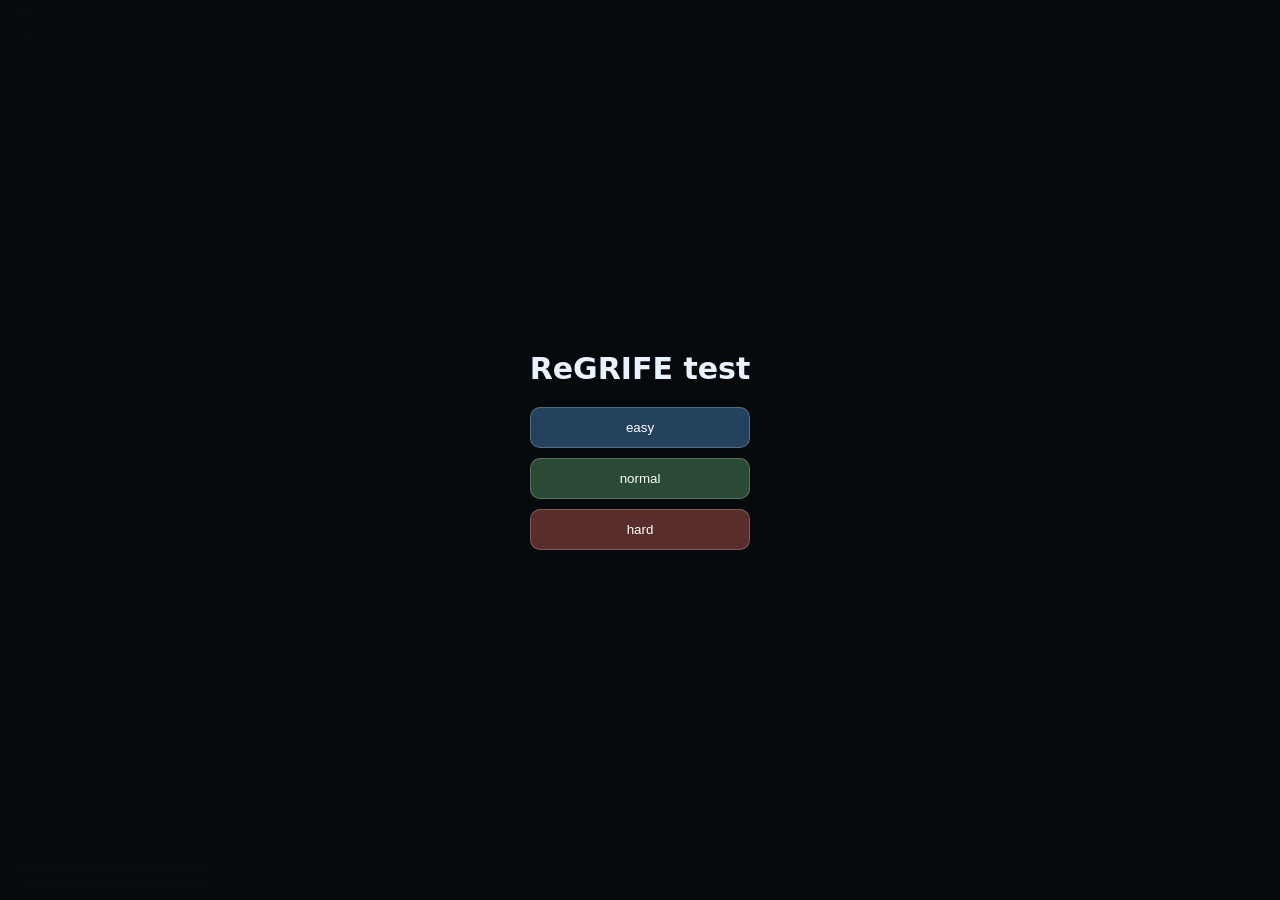
<file: games/game1/index.html>
<!doctype html>
<html lang="ja">
<head>
  <meta charset="utf-8" />
  <meta name="viewport" content="width=device-width,initial-scale=1" />
  <title>Auto Tile Mansion</title>
  <style>
    html, body { margin:0; height:100%; overflow:hidden; background:#0b0f14; }
    canvas { display:block; width:100vw; height:100vh; cursor: crosshair; }
    .hud{ position:fixed; color:#e9f2ff; font:14px/1.4 system-ui,-apple-system,Segoe UI,Roboto,sans-serif; background:rgba(10,15,22,.55); padding:10px 12px; border-radius:10px; backdrop-filter:blur(6px); border:1px solid rgba(140,180,255,.18); user-select:none; }
    #lockInfo{ left:12px; top:12px; max-width:360px; }
    #stats{ left:12px; bottom:12px; min-width:180px; }
    .hud code{font-family: ui-monospace, SFMono-Regular, Menlo, Consolas, monospace;}
    .warn{ color:#ffd27a; }
  </style>
</head>
<body>
  <div id="startScreen" style="position:fixed;inset:0;display:flex;align-items:center;justify-content:center;background:rgba(7,10,14,0.92);z-index:30;">
    <div style="display:flex;flex-direction:column;align-items:center;gap:10px;min-width:220px;">
      <div style="color:#e9f2ff;font:700 30px/1.2 system-ui,sans-serif;margin-bottom:10px;">ReGRIFE test</div>
      <button data-difficulty="easy" style="width:220px;padding:12px 14px;border-radius:10px;border:1px solid rgba(255,255,255,.22);background:#24415e;color:#fff;cursor:pointer;">easy</button>
      <button data-difficulty="normal" style="width:220px;padding:12px 14px;border-radius:10px;border:1px solid rgba(255,255,255,.22);background:#2a4a36;color:#fff;cursor:pointer;">normal</button>
      <button data-difficulty="hard" style="width:220px;padding:12px 14px;border-radius:10px;border:1px solid rgba(255,255,255,.22);background:#5a2d2d;color:#fff;cursor:pointer;">hard</button>
    </div>
  </div>
  <div id="lockInfo" class="hud warn"></div>
  <div id="stats" class="hud"></div>
  <canvas id="c"></canvas>
<script>
(()=>{
  const canvas = document.getElementById('c');
  const ctx = canvas.getContext('2d');
  const statsEl = document.getElementById('stats');
  const lockInfoEl = document.getElementById('lockInfo');
  const startScreenEl = document.getElementById('startScreen');

  // フォーカス（矢印キーのスクロール抑止）
  canvas.tabIndex = 0;
  canvas.style.outline = 'none';
  canvas.addEventListener('pointerdown', () => canvas.focus());

  function resize() {
    const dpr = Math.max(1, window.devicePixelRatio || 1);
    canvas.width = Math.floor(window.innerWidth * dpr);
    canvas.height = Math.floor(window.innerHeight * dpr);
    canvas.style.width = window.innerWidth + 'px';
    canvas.style.height = window.innerHeight + 'px';
    ctx.setTransform(dpr, 0, 0, dpr, 0, 0);
  }
  window.addEventListener('resize', resize);

  // ===== Map params =====
  const TILE = 48;
  const MAP_W = 50;
  const MAP_H = 32;
  const MIN_CORRIDOR_GAP = 4; // 廊下同士の最小距離制約（タイル）

  // cell: 0=floor, 1=wall, 2=door
  const CELL_FLOOR = 0;
  const CELL_WALL  = 1;
  const CELL_DOOR  = 2;

  let map = [];
  let corridor = [];   // boolean
  let roomId = [];     // -1 if not in room
  let roomCount = 0;
  let rooms = [];      // {id,x0,y0,w,h,type}

  // ===== Objects (props) =====
  // 0 = none, 1 = blocked
  let objOcc = [];
  let objects = []; // {id,type,x,y,w,h,opened}
  let nextObjId = 1;

  function initObjects() {
    objOcc = Array.from({length: MAP_H}, () => Array(MAP_W).fill(0));
    objects = [];
    nextObjId = 1;
  }

  function randInt(a, b) { return Math.floor(Math.random() * (b - a + 1)) + a; }
  function choice(arr) { return arr[randInt(0, arr.length - 1)]; }
  function clamp(v, a, b) { return Math.max(a, Math.min(b, v)); }

  // ===== Wood variations =====
  let woodVar = [];
  function regenWoodVar() {
    woodVar = Array.from({length: MAP_H}, () => Array.from({length: MAP_W}, () => ({
      hue: randInt(-6, 6),
      grain: Math.random(),
      plankShift: randInt(0, 10)
    })));
  }

  function drawWoodTile(tx, ty) {
    const v = woodVar[ty][tx];
    const baseR = 110 + v.hue;
    const baseG = 78 + Math.floor(v.hue * 0.6);
    const baseB = 45;
    ctx.fillStyle = `rgb(${baseR},${baseG},${baseB})`;
    ctx.fillRect(tx * TILE, ty * TILE, TILE, TILE);

    // plank seams
    ctx.fillStyle = 'rgba(0,0,0,0.16)';
    const s = v.plankShift;
    ctx.fillRect(tx*TILE + Math.floor(TILE*0.33) + (s%3), ty*TILE, 2, TILE);
    ctx.fillRect(tx*TILE + Math.floor(TILE*0.66) + ((s+1)%3), ty*TILE, 2, TILE);

    // grain
    ctx.strokeStyle = 'rgba(255,255,255,0.10)';
    ctx.lineWidth = 1;
    ctx.beginPath();
    const y1 = ty*TILE + 12 + Math.floor(v.grain * 6);
    const y2 = ty*TILE + 30 - Math.floor(v.grain * 5);
    ctx.moveTo(tx*TILE + 6, y1);
    ctx.lineTo(tx*TILE + TILE - 6, y1 - 2);
    ctx.moveTo(tx*TILE + 6, y2);
    ctx.lineTo(tx*TILE + TILE - 6, y2 + 2);
    ctx.stroke();

    // subtle edge
    ctx.strokeStyle = 'rgba(0,0,0,0.14)';
    ctx.strokeRect(tx*TILE + 0.5, ty*TILE + 0.5, TILE - 1, TILE - 1);
  }

  function drawWallTile(tx, ty) {
    ctx.fillStyle = 'rgb(95,95,95)';
    ctx.fillRect(tx*TILE, ty*TILE, TILE, TILE);

    ctx.strokeStyle = 'rgba(0,0,0,0.45)';
    ctx.strokeRect(tx*TILE + 0.5, ty*TILE + 0.5, TILE - 1, TILE - 1);

    ctx.strokeStyle = 'rgba(255,255,255,0.12)';
    ctx.beginPath();
    ctx.moveTo(tx*TILE + 2, ty*TILE + 2);
    ctx.lineTo(tx*TILE + TILE - 2, ty*TILE + 2);
    ctx.lineTo(tx*TILE + TILE - 2, ty*TILE + TILE - 2);
    ctx.stroke();

    ctx.fillStyle = 'rgba(0,0,0,0.10)';
    ctx.fillRect(tx*TILE + 6, ty*TILE + 6, TILE - 12, TILE - 12);
  }

  function drawDoorTile(tx, ty) {
    drawWoodTile(tx, ty);
    const x = tx*TILE, y = ty*TILE;
    ctx.fillStyle = 'rgba(60,35,18,0.85)';
    ctx.fillRect(x + 10, y + 10, TILE - 20, TILE - 20);
    ctx.strokeStyle = 'rgba(0,0,0,0.45)';
    ctx.lineWidth = 2;
    ctx.strokeRect(x + 10.5, y + 10.5, TILE - 21, TILE - 21);
    ctx.fillStyle = 'rgba(240,220,160,0.9)';
    ctx.beginPath();
    ctx.arc(x + TILE - 16, y + TILE/2, 3, 0, Math.PI*2);
    ctx.fill();
  }

  function initGrids() {
    map = Array.from({length: MAP_H}, () => Array(MAP_W).fill(CELL_WALL));
    corridor = Array.from({length: MAP_H}, () => Array(MAP_W).fill(false));
    roomId = Array.from({length: MAP_H}, () => Array(MAP_W).fill(-1));
    roomCount = 0;
    rooms = [];
    initObjects();
  }

  function inBounds(x, y) { return x >= 0 && x < MAP_W && y >= 0 && y < MAP_H; }

  // --- Step 1: corridor network (2-tile wide hall parts) ---
  function carveCorridors() {
    function carveRect(x0, y0, w, h) {
      for (let y = y0; y < y0 + h; y++) {
        for (let x = x0; x < x0 + w; x++) {
          if (x <= 0 || y <= 0 || x >= MAP_W - 1 || y >= MAP_H - 1) continue;
          map[y][x] = CELL_FLOOR;
          corridor[y][x] = true;
        }
      }
    }

    function carveHallH(x0, y0, len) {
      len = Math.max(2, len);
      x0 = clamp(x0, 1, MAP_W - 2);
      y0 = clamp(y0, 1, MAP_H - 3);
      const x1 = clamp(x0 + len, 1, MAP_W - 1);
      carveRect(x0, y0, x1 - x0, 2);
      return { x: x1 - 1, y: y0 };
    }

    function carveHallV(x0, y0, len) {
      len = Math.max(2, len);
      x0 = clamp(x0, 1, MAP_W - 3);
      y0 = clamp(y0, 1, MAP_H - 2);
      const y1 = clamp(y0 + len, 1, MAP_H - 1);
      carveRect(x0, y0, 2, y1 - y0);
      return { x: x0, y: y1 - 1 };
    }

    function carveCorner(x, y) { carveRect(x, y, 2, 2); }

    function connectToNearby(x, y) {
      const R = 6;
      let best = null;
      for (let dy = -R; dy <= R; dy++) {
        for (let dx = -R; dx <= R; dx++) {
          const tx = x + dx;
          const ty = y + dy;
          if (!inBounds(tx, ty)) continue;
          if (!corridor[ty][tx]) continue;
          const dist = Math.abs(dx) + Math.abs(dy);
          if (best === null || dist < best.dist) best = { tx, ty, dist };
        }
      }
      if (!best || best.dist === 0) return;

      const ax = x, ay = y;
      const bx = best.tx, by = best.ty;
      const sx = clamp(Math.min(ax, bx), 1, MAP_W - 3);
      const sy = clamp(Math.min(ay, by), 1, MAP_H - 3);

      if (Math.random() < 0.5) {
        carveHallH(sx, clamp(ay, 1, MAP_H - 3), Math.abs(bx - ax) + 2);
        carveCorner(clamp(bx, 1, MAP_W - 3), clamp(ay, 1, MAP_H - 3));
        carveHallV(clamp(bx, 1, MAP_W - 3), sy, Math.abs(by - ay) + 2);
      } else {
        carveHallV(clamp(ax, 1, MAP_W - 3), sy, Math.abs(by - ay) + 2);
        carveCorner(clamp(ax, 1, MAP_W - 3), clamp(by, 1, MAP_H - 3));
        carveHallH(sx, clamp(by, 1, MAP_H - 3), Math.abs(bx - ax) + 2);
      }
    }

    // ===== Skeleton (main halls) =====
    const y1 = clamp(Math.floor(MAP_H * 0.30), 2, MAP_H - 5);
    let y2 = clamp(Math.floor(MAP_H * 0.70), 2, MAP_H - 5);
    if (y2 - y1 < 10) y2 = clamp(y1 + 10, 2, MAP_H - 5);
    const xMid = clamp(Math.floor(MAP_W * 0.50), 2, MAP_W - 5);

    carveHallH(2, y1, MAP_W - 4);
    carveHallH(2, y2, MAP_W - 4);
    carveHallV(xMid, 2, MAP_H - 4);
    carveCorner(xMid, y1);
    carveCorner(xMid, y2);

    // seed points
    const seeds = [];
    const step = 8;
    for (let x = 4; x < MAP_W - 6; x += step) {
      seeds.push({ x, y: y1 });
      seeds.push({ x, y: y2 });
    }
    for (let y = 4; y < MAP_H - 6; y += step) {
      seeds.push({ x: xMid, y });
    }

    // shuffle
    for (let i = seeds.length - 1; i > 0; i--) {
      const j = randInt(0, i);
      [seeds[i], seeds[j]] = [seeds[j], seeds[i]];
    }

    // --- Minimum gap constraint ---
    const MIN_GAP = MIN_CORRIDOR_GAP;

    function inInterior(x, y) {
      return x >= 1 && y >= 1 && x <= MAP_W - 2 && y <= MAP_H - 2;
    }

    function areaHasCorridor(x0, y0, x1, y1, allowFn) {
      for (let y = y0; y <= y1; y++) {
        for (let x = x0; x <= x1; x++) {
          if (!inBounds(x, y)) continue;
          if (!corridor[y][x]) continue;
          if (allowFn && allowFn(x, y)) continue;
          return true;
        }
      }
      return false;
    }

    function allowNearSeed(x, y, sx, sy) {
      return Math.abs(x - sx) <= 1 && Math.abs(y - sy) <= 1;
    }

    function rectTooClose(x0, y0, w, h, sx, sy) {
      const ex0 = x0 - MIN_GAP;
      const ey0 = y0 - MIN_GAP;
      const ex1 = x0 + w - 1 + MIN_GAP;
      const ey1 = y0 + h - 1 + MIN_GAP;
      if (!inInterior(ex0, ey0) || !inInterior(ex1, ey1)) return true;
      return areaHasCorridor(ex0, ey0, ex1, ey1, (x, y) => allowNearSeed(x, y, sx, sy));
    }

    const BRANCHES = randInt(5, 8);
    const BRANCH_TRIES = 20;

    for (let i = 0; i < BRANCHES && seeds.length; i++) {
      const s = seeds.pop();
      const seedX = clamp(s.x, 1, MAP_W - 3);
      const seedY = clamp(s.y, 1, MAP_H - 3);
      let placed = false;

      for (let attempt = 0; attempt < BRANCH_TRIES && !placed; attempt++) {
        const dirs = [
          { axis: 'H', sign:  1 },
          { axis: 'H', sign: -1 },
          { axis: 'V', sign:  1 },
          { axis: 'V', sign: -1 },
        ];
        const d = choice(dirs);

        const len1 = randInt(7, 13);
        let seg1;
        if (d.axis === 'H') {
          const x0 = d.sign > 0 ? seedX : seedX - (len1 - 1);
          seg1 = { x0: clamp(x0, 1, MAP_W - 3), y0: seedY, w: len1, h: 2 };
        } else {
          const y0 = d.sign > 0 ? seedY : seedY - (len1 - 1);
          seg1 = { x0: seedX, y0: clamp(y0, 1, MAP_H - 3), w: 2, h: len1 };
        }
        if (rectTooClose(seg1.x0, seg1.y0, seg1.w, seg1.h, seedX, seedY)) continue;

        const len2 = randInt(5, 11);
        let seg2;

        if (d.axis === 'H') {
          const endX = d.sign > 0 ? (seg1.x0 + seg1.w - 1) : seg1.x0;
          const endY = seg1.y0;
          const turnUp = Math.random() < 0.5;
          const y0 = turnUp ? (endY - (len2 - 1)) : endY;
          seg2 = { x0: clamp(endX, 1, MAP_W - 3), y0: clamp(y0, 1, MAP_H - 3), w: 2, h: len2 };
          const corner = { x0: clamp(endX, 1, MAP_W - 3), y0: clamp(endY, 1, MAP_H - 3), w: 2, h: 2 };
          if (rectTooClose(corner.x0, corner.y0, corner.w, corner.h, seedX, seedY)) continue;
          if (rectTooClose(seg2.x0, seg2.y0, seg2.w, seg2.h, seedX, seedY)) continue;

          carveHallH(seg1.x0, seg1.y0, seg1.w);
          carveCorner(corner.x0, corner.y0);
          carveHallV(seg2.x0, seg2.y0, seg2.h);

          if (Math.random() < 0.55) {
            connectToNearby(seg2.x0, clamp(seg2.y0 + Math.floor(seg2.h / 2), 1, MAP_H - 3));
          }
          placed = true;
        } else {
          const endX = seg1.x0;
          const endY = d.sign > 0 ? (seg1.y0 + seg1.h - 1) : seg1.y0;
          const turnLeft = Math.random() < 0.5;
          const x0 = turnLeft ? (endX - (len2 - 1)) : endX;
          seg2 = { x0: clamp(x0, 1, MAP_W - 3), y0: clamp(endY, 1, MAP_H - 3), w: len2, h: 2 };
          const corner = { x0: clamp(endX, 1, MAP_W - 3), y0: clamp(endY, 1, MAP_H - 3), w: 2, h: 2 };
          if (rectTooClose(corner.x0, corner.y0, corner.w, corner.h, seedX, seedY)) continue;
          if (rectTooClose(seg2.x0, seg2.y0, seg2.w, seg2.h, seedX, seedY)) continue;

          carveHallV(seg1.x0, seg1.y0, seg1.h);
          carveCorner(corner.x0, corner.y0);
          carveHallH(seg2.x0, seg2.y0, seg2.w);

          if (Math.random() < 0.55) {
            connectToNearby(clamp(seg2.x0 + Math.floor(seg2.w / 2), 1, MAP_W - 3), seg2.y0);
          }
          placed = true;
        }
      }
    }

    // outer walls
    for (let xx = 0; xx < MAP_W; xx++) { map[0][xx] = CELL_WALL; map[MAP_H-1][xx] = CELL_WALL; }
    for (let yy = 0; yy < MAP_H; yy++) { map[yy][0] = CELL_WALL; map[yy][MAP_W-1] = CELL_WALL; }
  }

  // --- Step 2: rooms (no doors yet) ---
  function canPlaceRoom(x0, y0, w, h) {
    for (let y = y0-1; y <= y0+h; y++) {
      for (let x = x0-1; x <= x0+w; x++) {
        if (x <= 0 || y <= 0 || x >= MAP_W-1 || y >= MAP_H-1) return false;
        if (corridor[y][x]) return false;
        if (roomId[y][x] !== -1) return false;
      }
    }

    // door candidate (corridor 1 tile beyond wall)
    let hasDoorCandidate = false;
    for (let x = x0; x < x0+w; x++) {
      if (map[y0-1][x] === CELL_WALL && map[y0-2]?.[x] === CELL_FLOOR) hasDoorCandidate = true;
      if (map[y0+h][x] === CELL_WALL && map[y0+h+1]?.[x] === CELL_FLOOR) hasDoorCandidate = true;
    }
    for (let y = y0; y < y0+h; y++) {
      if (map[y][x0-1] === CELL_WALL && map[y]?.[x0-2] === CELL_FLOOR) hasDoorCandidate = true;
      if (map[y][x0+w] === CELL_WALL && map[y]?.[x0+w+1] === CELL_FLOOR) hasDoorCandidate = true;
    }
    return hasDoorCandidate;
  }

  function stampRoom(x0, y0, w, h, id) {
    for (let y = y0; y < y0+h; y++) {
      for (let x = x0; x < x0+w; x++) {
        map[y][x] = CELL_FLOOR;
        roomId[y][x] = id;
      }
    }
  }

  function placeRooms() {
    const targets = [
      {name:'small',  w:[4,6],  h:[4,6],  count:[5,7]},
      {name:'large',  w:[7,10], h:[6,8],  count:[1,2]},
      {name:'dining', w:[8,11], h:[5,7],  count:[1,1]},
      {name:'bed',    w:[5,7],  h:[4,6],  count:[1,2]},
      {name:'library',w:[6,8],  h:[5,7],  count:[1,2]},
    ];

    const desired = [];
    for (const t of targets) {
      const n = randInt(t.count[0], t.count[1]);
      for (let i=0;i<n;i++) desired.push(t);
    }
    for (let i=desired.length-1;i>0;i--) {
      const j = randInt(0,i);
      [desired[i], desired[j]] = [desired[j], desired[i]];
    }

    for (const t of desired) {
      let placed = false;
      for (let tries = 0; tries < 400 && !placed; tries++) {
        const w = randInt(t.w[0], t.w[1]);
        const h = randInt(t.h[0], t.h[1]);
        const x0 = randInt(2, MAP_W - w - 3);
        const y0 = randInt(2, MAP_H - h - 3);
        if (!canPlaceRoom(x0, y0, w, h)) continue;
        const id = roomCount++;
        stampRoom(x0, y0, w, h, id);
        rooms.push({id, x0, y0, w, h, type: t.name});
        placed = true;
      }
    }
  }

  // --- Step 3: doors ---
  function generateDoors() {
    const candidatesByRoom = new Map();
    function addCandidate(rid, x, y) {
      if (!candidatesByRoom.has(rid)) candidatesByRoom.set(rid, []);
      candidatesByRoom.get(rid).push({x, y});
    }

    for (let y = 1; y < MAP_H-1; y++) {
      for (let x = 1; x < MAP_W-1; x++) {
        if (map[y][x] !== CELL_WALL) continue;

        const nRoom = roomId[y-1][x];
        const sRoom = roomId[y+1][x];
        const nCor = corridor[y-1][x];
        const sCor = corridor[y+1][x];
        if (nCor && sRoom !== -1) addCandidate(sRoom, x, y);
        if (sCor && nRoom !== -1) addCandidate(nRoom, x, y);

        const wRoom = roomId[y][x-1];
        const eRoom = roomId[y][x+1];
        const wCor = corridor[y][x-1];
        const eCor = corridor[y][x+1];
        if (wCor && eRoom !== -1) addCandidate(eRoom, x, y);
        if (eCor && wRoom !== -1) addCandidate(wRoom, x, y);
      }
    }

    for (const [rid, list] of candidatesByRoom.entries()) {
      const uniq = new Map();
      for (const p of list) uniq.set(p.x + ',' + p.y, p);
      const arr = Array.from(uniq.values());
      if (arr.length === 0) continue;

      const doorNum = arr.length >= 6 ? 2 : 1;
      for (let k=0;k<doorNum;k++) {
        const p = arr.splice(randInt(0, arr.length-1), 1)[0];
        map[p.y][p.x] = CELL_DOOR;
      }
    }
  }

  // --- Post: remove corridor components unreachable from any door ---
  function removeUnreachableCorridorComponents() {
    const connected = Array.from({length: MAP_H}, () => Array(MAP_W).fill(false));
    const q = [];

    const DIR4 = [
      {dx:1,dy:0},{dx:-1,dy:0},{dx:0,dy:1},{dx:0,dy:-1}
    ];

    const isCorrTile = (x, y) => inBounds(x, y) && corridor[y][x] === true;
    const isDoorTile = (x, y) => inBounds(x, y) && map[y][x] === CELL_DOOR;

    // flood fill from doors
    for (let y = 1; y < MAP_H-1; y++) {
      for (let x = 1; x < MAP_W-1; x++) {
        if (map[y][x] === CELL_DOOR) {
          connected[y][x] = true;
          q.push({x, y});
        }
      }
    }

    while (q.length) {
      const cur = q.shift();
      for (const d of DIR4) {
        const nx = cur.x + d.dx;
        const ny = cur.y + d.dy;
        if (!inBounds(nx, ny)) continue;
        if (connected[ny][nx]) continue;
        if (!(isDoorTile(nx, ny) || isCorrTile(nx, ny))) continue;
        connected[ny][nx] = true;
        q.push({x:nx, y:ny});
      }
    }

    // remove unreachable corridor
    for (let y = 1; y < MAP_H-1; y++) {
      for (let x = 1; x < MAP_W-1; x++) {
        if (!corridor[y][x]) continue;
        if (connected[y][x]) continue;
        corridor[y][x] = false;
        map[y][x] = CELL_WALL;
      }
    }

    // remove doors that no longer touch corridor
    for (let y = 1; y < MAP_H-1; y++) {
      for (let x = 1; x < MAP_W-1; x++) {
        if (map[y][x] !== CELL_DOOR) continue;
        let touches = false;
        for (const d of DIR4) {
          const nx = x + d.dx;
          const ny = y + d.dy;
          if (isCorrTile(nx, ny)) { touches = true; break; }
        }
        if (!touches) map[y][x] = CELL_WALL;
      }
    }
  }

  // --- Furniture placement: after rooms are placed ---
  const ROOM_FURNITURE_CHANCE = 0.92;

  function placeFurnitureAfterRooms() {
    function rollChestRarity() {
      const r = Math.random();
      if (r < 0.55) return 1;
      if (r < 0.85) return 2;
      if (r < 0.97) return 3;
      return 4;
    }
    function canPlaceObjAt(x0, y0, w, h, rid) {
      for (let y = y0; y < y0 + h; y++) {
        for (let x = x0; x < x0 + w; x++) {
          if (!inBounds(x, y)) return false;
          if (roomId[y][x] !== rid) return false;
          if (map[y][x] !== CELL_FLOOR) return false;
          if (objOcc[y][x] !== 0) return false;
        }
      }
      return true;
    }

    function isNearDoor(x0, y0, w, h, pad = 1) {
      for (let y = y0 - pad; y <= y0 + h - 1 + pad; y++) {
        for (let x = x0 - pad; x <= x0 + w - 1 + pad; x++) {
          if (!inBounds(x, y)) continue;
          if (map[y][x] === CELL_DOOR) return true;
        }
      }
      return false;
    }

    function touchesWall(x0, y0, w, h) {
      const dirs = [{dx:1,dy:0},{dx:-1,dy:0},{dx:0,dy:1},{dx:0,dy:-1}];
      for (let y = y0; y < y0 + h; y++) {
        for (let x = x0; x < x0 + w; x++) {
          for (const d of dirs) {
            const nx = x + d.dx;
            const ny = y + d.dy;
            if (nx >= x0 && nx < x0 + w && ny >= y0 && ny < y0 + h) continue;
            if (inBounds(nx, ny) && map[ny][nx] === CELL_WALL) return true;
          }
        }
      }
      return false;
    }

    function stampObj(type, x0, y0, w, h) {
      const rarity = (type === 'chest') ? rollChestRarity() : 0;
      const o = {
        id: nextObjId++,
        type,
        x:x0, y:y0, w, h,
        opened:false, unlocked:false, rarity,
        unlockedAtMs: 0,
        maxProgressEver: 0,
        startRollDone: false,
        rollResolvedMask: 0
      };
      objects.push(o);
      for (let y = y0; y < y0 + h; y++) {
        for (let x = x0; x < x0 + w; x++) objOcc[y][x] = 1;
      }
      return o;
    }

    function roomTiles(r) {
      const tiles = [];
      for (let y = r.y0; y < r.y0 + r.h; y++) {
        for (let x = r.x0; x < r.x0 + r.w; x++) {
          if (map[y][x] !== CELL_FLOOR) continue;
          tiles.push({x, y});
        }
      }
      return tiles;
    }

    for (const r of rooms) {
      if (Math.random() > ROOM_FURNITURE_CHANCE) continue;

      const tiles = roomTiles(r);
      if (tiles.length < 12) continue;

      let count = 2;
      if (r.type === 'large' || r.type === 'dining') count = Math.random() < 0.7 ? 3 : 2;
      if (r.type === 'library') count = Math.random() < 0.8 ? 3 : 2;

      for (let i = 0; i < count; i++) {
        const isWardrobe = Math.random() < 0.20;
        const type = isWardrobe ? 'wardrobe' : 'chest';
        const w = 1; // wardrobe is now 1x1
        const h = 1;

        let placed = false;
        for (let t = 0; t < 180 && !placed; t++) {
          const p = tiles[randInt(0, tiles.length - 1)];
          const x0 = p.x;
          const y0 = p.y;

          if (canPlaceObjAt(x0, y0, w, h, r.id)) {
            if (type === 'chest' && isNearDoor(x0, y0, w, h, 1)) continue;
            if (type === 'wardrobe' && !touchesWall(x0, y0, w, h)) continue;
            stampObj(type, x0, y0, w, h);
            placed = true;
          }
        }
      }
    }
  }

  function placeAltarsAfterRooms() {
    function canPlaceAt(x0, y0, rid) {
      if (!inBounds(x0, y0)) return false;
      if (roomId[y0][x0] !== rid) return false;
      if (map[y0][x0] !== CELL_FLOOR) return false;
      if (objOcc[y0][x0] !== 0) return false;
      return true;
    }

    function stampAltar(x0, y0) {
      const o = {
        id: nextObjId++,
        type: 'altar',
        x: x0, y: y0, w: 1, h: 1,
        opened: false,
        unlocked: false,
        rarity: 0,
        progress: 0,
        slots: 0,
      };
      objects.push(o);
      objOcc[y0][x0] = 1;
      return o;
    }

    const altarCount = 4;
    let placed = 0;
    const roomOrder = rooms.slice();
    for (let i = roomOrder.length - 1; i > 0; i--) {
      const j = randInt(0, i);
      [roomOrder[i], roomOrder[j]] = [roomOrder[j], roomOrder[i]];
    }

    for (const r of roomOrder) {
      if (placed >= altarCount) break;
      let placedInThisRoom = false;
      for (let tries = 0; tries < 200 && !placedInThisRoom; tries++) {
        const x0 = randInt(r.x0, r.x0 + r.w - 1);
        const y0 = randInt(r.y0, r.y0 + r.h - 1);
        if (!canPlaceAt(x0, y0, r.id)) continue;
        stampAltar(x0, y0);
        placed++;
        placedInThisRoom = true; // at most one altar per room
      }
    }
  }

  function allRoomsHaveAtLeastOneDoor() {
    const hasDoor = new Map();
    for (const r of rooms) hasDoor.set(r.id, false);

    for (let y = 1; y < MAP_H - 1; y++) {
      for (let x = 1; x < MAP_W - 1; x++) {
        if (map[y][x] !== CELL_DOOR) continue;
        const candidates = [roomId[y - 1][x], roomId[y + 1][x], roomId[y][x - 1], roomId[y][x + 1]];
        for (const rid of candidates) {
          if (rid !== -1 && hasDoor.has(rid)) hasDoor.set(rid, true);
        }
      }
    }

    for (const ok of hasDoor.values()) {
      if (!ok) return false;
    }
    return true;
  }

  function generateMap() {
    // Regenerate if any room ends up without a door.
    for (let attempt = 0; attempt < 24; attempt++) {
      initGrids();
      carveCorridors();
      placeRooms();
      generateDoors();
      removeUnreachableCorridorComponents();

      if (!allRoomsHaveAtLeastOneDoor()) continue;

      placeFurnitureAfterRooms();
      placeAltarsAfterRooms();

      // 外周保証
      for (let x = 0; x < MAP_W; x++) { map[0][x] = CELL_WALL; map[MAP_H-1][x] = CELL_WALL; }
      for (let y = 0; y < MAP_H; y++) { map[y][0] = CELL_WALL; map[y][MAP_W-1] = CELL_WALL; }
      return;
    }

    // fallback (keep playable even if unlucky)
    initGrids();
    carveCorridors();
    placeRooms();
    generateDoors();
    removeUnreachableCorridorComponents();
    placeFurnitureAfterRooms();
    placeAltarsAfterRooms();
    for (let x = 0; x < MAP_W; x++) { map[0][x] = CELL_WALL; map[MAP_H-1][x] = CELL_WALL; }
    for (let y = 0; y < MAP_H; y++) { map[y][0] = CELL_WALL; map[y][MAP_W-1] = CELL_WALL; }
  }

  // ===== Player =====
  const player = { x: 0, y: 0, r: 14, speed: 198, dir: 0 };
  const CHEST_INTERACT_RADIUS = TILE * 2;
  const VISION_RADIUS = TILE * 2;
  const FLASHLIGHT_RANGE = TILE * 7;
  const FLASHLIGHT_SPREAD = Math.PI / 3;
  const FLASHLIGHT_VISUAL_SCALE = 0.2;
  const VIEW_SCALE = 1.5;
  const DASH_SPEED_MULT = 1.2;
  const DASH_STAMINA_PER_SEC = 10;
  const STAMINA_RECOVER_PER_SEC = 10;
  const GHOST_MAX = 2;
  const GHOST_SPAWN_INTERVAL = 10;
  const GHOST_SPAWN_CHANCE = 0.40;
  const GHOST_SPEED = 58;
  const STAMINA_HIDE_DELAY_MS = 1000;
  const stamina = { value: 100, max: 100, lastChangedMs: 0 };
  let flashlightOn = true;
  let gameStarted = false;
  let ghostSpeedScale = 1.0;
  let ghostMaxActive = GHOST_MAX;
  let zombieSpawnCount = 6;

  function isWallCell(cx, cy) {
    if (cy < 0 || cy >= MAP_H || cx < 0 || cx >= MAP_W) return true;
    if (map[cy][cx] === CELL_WALL) return true;
    if (objOcc[cy] && objOcc[cy][cx] === 1) return true;
    return false;
  }

  function isSolidWorld(wx, wy) {
    const cx = Math.floor(wx / TILE);
    const cy = Math.floor(wy / TILE);
    if (!inBounds(cx, cy)) return true;
    if (map[cy][cx] === CELL_WALL) return true;
    if (objOcc[cy] && objOcc[cy][cx] === 1) return true;
    return false;
  }

  function isWallWorld(wx, wy) {
    const cx = Math.floor(wx / TILE);
    const cy = Math.floor(wy / TILE);
    if (!inBounds(cx, cy)) return true;
    return map[cy][cx] === CELL_WALL;
  }

  function canMoveTo(nx, ny) {
    const r = player.r;
    const minX = Math.floor((nx - r) / TILE);
    const maxX = Math.floor((nx + r) / TILE);
    const minY = Math.floor((ny - r) / TILE);
    const maxY = Math.floor((ny + r) / TILE);

    for (let cy = minY; cy <= maxY; cy++) {
      for (let cx = minX; cx <= maxX; cx++) {
        if (!isWallCell(cx, cy)) continue;

        const rx = cx * TILE;
        const ry = cy * TILE;
        const rw = TILE;
        const rh = TILE;

        const closestX = Math.max(rx, Math.min(nx, rx + rw));
        const closestY = Math.max(ry, Math.min(ny, ry + rh));
        const dx = nx - closestX;
        const dy = ny - closestY;
        if (dx*dx + dy*dy < r*r) return false;
      }
    }
    return true;
  }

  function placePlayerOnFloor() {
    for (let tries = 0; tries < 8000; tries++) {
      const cx = randInt(1, MAP_W - 2);
      const cy = randInt(1, MAP_H - 2);
      if (map[cy][cx] === CELL_WALL) continue;
      if (objOcc[cy][cx] === 1) continue;
      player.x = cx * TILE + TILE/2;
      player.y = cy * TILE + TILE/2;
      return;
    }
    player.x = TILE * 2 + TILE/2;
    player.y = TILE * 2 + TILE/2;
  }

  // ===== Camera: player stays centered =====
  function worldToScreen(wx, wy) {
    const cx = window.innerWidth / 2;
    const cy = window.innerHeight / 2;
    return { x: wx - player.x + cx, y: wy - player.y + cy };
  }

  function screenToWorld(sx, sy) {
    const cx = window.innerWidth / 2;
    const cy = window.innerHeight / 2;
    return { x: (sx - cx) / VIEW_SCALE + player.x, y: (sy - cy) / VIEW_SCALE + player.y };
  }

  function getAimDir() {
    const cx = window.innerWidth / 2;
    const cy = window.innerHeight / 2;
    return Math.atan2(aim.y - cy, aim.x - cx);
  }

  function getLightOriginWorld() {
    const tipDist = player.r + 24 * FLASHLIGHT_VISUAL_SCALE;
    const dir = getAimDir();
    return {
      x: player.x + Math.cos(dir) * tipDist,
      y: player.y + Math.sin(dir) * tipDist,
    };
  }

  function findExitSpotNearObject(o) {
    // Try 4-neighborhood around the object tile first, then 8-neighborhood.
    const baseCx = Math.floor((o.x + o.w / 2));
    const baseCy = Math.floor((o.y + o.h / 2));
    const dirs = [
      {dx: 1, dy: 0}, {dx:-1, dy: 0}, {dx: 0, dy: 1}, {dx: 0, dy:-1},
      {dx: 1, dy: 1}, {dx: 1, dy:-1}, {dx:-1, dy: 1}, {dx:-1, dy:-1},
    ];
    for (const d of dirs) {
      const tx = baseCx + d.dx;
      const ty = baseCy + d.dy;
      if (!inBounds(tx, ty)) continue;
      if (map[ty][tx] === CELL_WALL) continue;
      if (objOcc[ty][tx] === 1) continue;
      const wx = tx * TILE + TILE / 2;
      const wy = ty * TILE + TILE / 2;
      if (canMoveTo(wx, wy)) return { x: wx, y: wy };
    }
    return null;
  }

  function getInventoryLayout() {
    const slotSize = 54;
    const gap = 10;
    const totalW = INV_SLOTS * slotSize + (INV_SLOTS - 1) * gap;
    const x0 = window.innerWidth / 2 - totalW / 2;
    const y0 = window.innerHeight - 18 - slotSize;
    return { x0, y0, slotSize, gap };
  }

  function getInventorySlotAt(sx, sy) {
    const { x0, y0, slotSize, gap } = getInventoryLayout();
    for (let i = 0; i < INV_SLOTS; i++) {
      const x = x0 + i * (slotSize + gap);
      const y = y0;
      if (sx >= x && sx <= x + slotSize && sy >= y && sy <= y + slotSize) return i;
    }
    return null;
  }

  // ===== Input =====
  const keys = new Set();

  // aim (reticle)
  const aim = { x: window.innerWidth/2, y: window.innerHeight/2 };
  let cursorHidden = false;
  let pointerLockTried = false;
  let pointerLockActive = false;

  // movement fallback for non-pointer-lock
  let lastMouseClientX = window.innerWidth/2;
  let lastMouseClientY = window.innerHeight/2;

  function safeAllowsPointerLock() {
    // 1) sandboxed iframe では基本的に禁止される
    // 2) featurePolicy が取れる場合はそれを尊重
    try {
      const allows = document.featurePolicy?.allowsFeature?.('pointer-lock');
      if (allows === false) return false;
    } catch (_) {}
    return true;
  }

  function tryRequestPointerLock() {
    if (!canvas.requestPointerLock) return false;
    if (!safeAllowsPointerLock()) return false;
    try {
      canvas.requestPointerLock();
      return true;
    } catch (_) {
      return false;
    }
  }

  function setCursorHidden(on) {
    cursorHidden = on;
    canvas.style.cursor = on ? 'none' : 'crosshair';
  }

  function activateMouseCapture() {
    // 1回だけ pointer lock を試す。ダメなら疑似（カーソル非表示＋レティクル）
    if (!pointerLockTried) {
      pointerLockTried = true;
      const ok = tryRequestPointerLock();
      if (!ok) {
        setCursorHidden(true);
        if (lockInfoEl) {
          lockInfoEl.textContent = 'pointer lock が利用できない環境のため、疑似カーソル（レティクル）で動作中です。';
        }
      }
    } else {
      // 2回目以降は疑似で確実に隠す
      setCursorHidden(true);
    }
  }

  document.addEventListener('pointerlockchange', () => {
    pointerLockActive = (document.pointerLockElement === canvas);
    if (pointerLockActive) {
      setCursorHidden(true);
      if (lockInfoEl) lockInfoEl.textContent = '';
    }
  });

  // hover/hold interaction
  let hoveredChest = null; // object
  let hoveredWardrobe = null; // object
  const hold = { active:false, kind:'none', targetId:null, startMs:0, lastMs:0, progress:0, done:false, rollStep:0, durationSec:1 };
  const objectVisAlpha = new Map();
  let ghosts = [];
  let nextGhostId = 1;
  let ghostSpawnAcc = 0;
  let jumpscareMs = 0;
  let coins = [];
  let nextCoinId = 1;
  let coinCount = 0;
  let gems = [];
  let nextGemId = 1;
  let gemCount = 0;
  let sanity = 100;
  let lives = 3;
  let invulnMs = 0;
  let playerHidden = false;
  let hiddenWardrobeId = null;
  let sanityShownInt = 100;
  let heartbeat = { nextBeatT: 0, running: false };
  let zombies = [];
  let nextZombieId = 1;
  let lastNoise = { x: 0, y: 0, tMs: -1 };
  let hoveredAltar = null; // object
  let gameCleared = false;
  let gameOver = false;

  // inventory: 4 fixed slots (drag to reorder), no overlap by design
  const INV_SLOTS = 4;
  const inventory = Array.from({length: INV_SLOTS}, () => null); // {type:'potion'}
  let dragSlotIdx = null;
  let dragActive = false;
  let dragMouseX = 0;
  let dragMouseY = 0;

  let potions = [];
  let nextPotionId = 1;

  // prevent context menu
  window.addEventListener('contextmenu', (e) => {
    if (e.target === canvas) e.preventDefault();
  });

  function onKeyDown(e) {
    const raw = e.key;
    const k = raw.toLowerCase();
    if (!gameStarted) return;
    const isSpace = (raw === ' ' || k === 'space' || k === 'spacebar');
    if (['arrowup','arrowdown','arrowleft','arrowright','w','a','s','d'].includes(k) || isSpace) e.preventDefault();
    if (isSpace) {
      if (!e.repeat) {
        flashlightOn = !flashlightOn;
        playFlashlightToggleSound(flashlightOn);
      }
      ensureAudio();
      return;
    }
    keys.add(k);
    if (k === 'r') regenerateAll();
    ensureAudio();
  }
  function onKeyUp(e) { keys.delete(e.key.toLowerCase()); }

  window.addEventListener('keydown', onKeyDown, { passive: false });
  window.addEventListener('keyup', onKeyUp);

  // mouse move: pointer lock or simulated
  window.addEventListener('mousemove', (e) => {
    const locked = pointerLockActive;

    if (locked || cursorHidden) {
      // prefer movementX/Y, fallback to client delta
      const dx = (typeof e.movementX === 'number' ? e.movementX : 0) || (e.clientX - lastMouseClientX);
      const dy = (typeof e.movementY === 'number' ? e.movementY : 0) || (e.clientY - lastMouseClientY);
      aim.x = clamp(aim.x + dx, 0, window.innerWidth);
      aim.y = clamp(aim.y + dy, 0, window.innerHeight);
    } else {
      aim.x = e.clientX;
      aim.y = e.clientY;
    }

    lastMouseClientX = e.clientX;
    lastMouseClientY = e.clientY;

    // inventory drag cursor position
    dragMouseX = e.clientX;
    dragMouseY = e.clientY;
  });

  function cancelChestHold() {
    hold.active = false;
    hold.kind = 'none';
    hold.targetId = null;
    hold.progress = 0;
    hold.done = false;
    hold.rollStep = 0;
    hold.lastMs = 0;
    hold.durationSec = 1;
    stopChestHoldSound();
  }

  function isHoldingChestNow() {
    return !!(hold.active && hold.kind === 'chest' && !hold.done && hoveredChest && hoveredChest.type === 'chest' && hoveredChest.id === hold.targetId);
  }

  function syncChestHoldSound() {
    if (isHoldingChestNow()) {
      startChestHoldSound();
      updateChestHoldSound(hold.progress);
    } else {
      stopChestHoldSound();
    }
  }

  // right click: hide cursor & start hold if hovering chest
  canvas.addEventListener('mousedown', (e) => {
    if (!gameStarted) return;
    if (e.button === 0) {
      // inventory drag start
      const slot = getInventorySlotAt(e.clientX, e.clientY);
      if (slot !== null && inventory[slot]) {
        dragActive = true;
        dragSlotIdx = slot;
        dragMouseX = e.clientX;
        dragMouseY = e.clientY;
        e.preventDefault();
      }
      return;
    }
    if (e.button !== 2) return;
    e.preventDefault();
    ensureAudio();

    // 初回右クリックで「カーソルを消す」挙動
    activateMouseCapture();

    // start hold
    const nowMs = performance.now();
    if (playerHidden) {
      // exit from hiding anywhere
      hold.active = true;
      hold.kind = 'exit';
      hold.targetId = null;
      hold.startMs = nowMs;
      hold.lastMs = nowMs;
      hold.progress = 0;
      hold.done = false;
      hold.durationSec = 0.5;
      hold.rollStep = 0;
      return;
    }

    if (hoveredAltar && hoveredAltar.type === 'altar') {
      // first: embed gem if possible
      if (gemCount > 0 && (hoveredAltar.slots || 0) < 4) {
        gemCount -= 1;
        hoveredAltar.slots = (hoveredAltar.slots || 0) + 1;
        playAltarInsertSound();
        registerNoise(player.x, player.y);
        updateStats();
        return;
      }
      // otherwise: charge altar (if cap > 0)
      hold.active = true;
      hold.kind = 'altar';
      hold.targetId = hoveredAltar.id;
      hold.startMs = nowMs;
      hold.lastMs = nowMs;
      hold.progress = hoveredAltar.progress || 0;
      hold.done = false;
      hold.durationSec = 1.0;
      hold.rollStep = 0;
      registerNoise(player.x, player.y);
      return;
    }

    if (hoveredWardrobe && hoveredWardrobe.type === 'wardrobe') {
      hold.active = true;
      hold.kind = 'wardrobe';
      hold.targetId = hoveredWardrobe.id;
      hold.startMs = nowMs;
      hold.lastMs = nowMs;
      hold.progress = 0;
      hold.done = false;
      hold.durationSec = 0.5;
      hold.rollStep = 0;
      registerNoise(player.x, player.y);
      return;
    }

    if (hoveredChest && hoveredChest.type === 'chest' && !hoveredChest.unlocked) {
      hold.active = true;
      hold.kind = 'chest';
      hold.targetId = hoveredChest.id;
      hold.startMs = nowMs;
      hold.lastMs = nowMs;
      hold.progress = 0;
      hold.done = false;
      hold.durationSec = 1;
      hold.rollStep = Math.max(0, Math.min(3, Math.floor((hoveredChest.maxProgressEver || 0) * 4)));
      if (!hoveredChest.startRollDone) {
        hoveredChest.startRollDone = true;
        tryUpgradeChestRarity(hoveredChest, 0.30);
      }
      registerNoise(player.x, player.y);
      return;
    }

    cancelChestHold();
  });

  window.addEventListener('mouseup', (e) => {
    if (e.button === 0) {
      if (dragActive && dragSlotIdx !== null) {
        const drop = getInventorySlotAt(e.clientX, e.clientY);
        if (drop !== null && drop !== dragSlotIdx) {
          const tmp = inventory[drop];
          inventory[drop] = inventory[dragSlotIdx];
          inventory[dragSlotIdx] = tmp;
        }
      }
      dragActive = false;
      dragSlotIdx = null;
      return;
    }
  }, { passive: false });

  canvas.addEventListener('dblclick', (e) => {
    const slot = getInventorySlotAt(e.clientX, e.clientY);
    if (slot === null) return;
    const it = inventory[slot];
    if (!it) return;
    if (it.type === 'potion') {
      inventory[slot] = null;
      playItemUseSound();
      lives = Math.min(3, lives + 1);
      sanity = Math.min(100, sanity + 10);
      updateStats();
    }
  });

  window.addEventListener('mouseup', (e) => {
    if (e.button !== 2) return;
    if (!hold.done) {
      cancelChestHold();
    }
    stopChestHoldSound();
  });

  window.addEventListener('blur', () => {
    if (hold.active) cancelChestHold();
    stopChestHoldSound();
  });

  document.addEventListener('visibilitychange', () => {
    if (document.hidden) {
      if (hold.active) cancelChestHold();
      stopChestHoldSound();
    }
  });

  // ===== Rendering =====
  function drawMap() {
    const topLeft = screenToWorld(0, 0);
    const bottomRight = screenToWorld(window.innerWidth, window.innerHeight);

    const startX = Math.max(0, Math.floor(topLeft.x / TILE) - 2);
    const startY = Math.max(0, Math.floor(topLeft.y / TILE) - 2);
    const endX = Math.min(MAP_W - 1, Math.floor(bottomRight.x / TILE) + 2);
    const endY = Math.min(MAP_H - 1, Math.floor(bottomRight.y / TILE) + 2);

    for (let y = startY; y <= endY; y++) {
      for (let x = startX; x <= endX; x++) {
        const sp = worldToScreen(x * TILE, y * TILE);
        ctx.save();
        ctx.translate(sp.x, sp.y);
        ctx.translate(-x * TILE, -y * TILE);

        const cell = map[y][x];
        if (cell === CELL_WALL) drawWallTile(x, y);
        else if (cell === CELL_DOOR) drawDoorTile(x, y);
        else drawWoodTile(x, y);

        ctx.restore();
      }
    }
  }

  function raycastWallDistance(originX, originY, angle, maxDist) {
    const step = 8;
    for (let d = 0; d <= maxDist; d += step) {
      const x = originX + Math.cos(angle) * d;
      const y = originY + Math.sin(angle) * d;
      const cx = Math.floor(x / TILE);
      const cy = Math.floor(y / TILE);
      if (!inBounds(cx, cy)) return d;
      if (map[cy][cx] === CELL_WALL) return d;
    }
    return maxDist;
  }

  function isWithinFlashlightCone(wx, wy) {
    const origin = getLightOriginWorld();
    const toX = wx - origin.x;
    const toY = wy - origin.y;
    const dist = Math.hypot(toX, toY);
    if (dist > FLASHLIGHT_RANGE || dist < 0.001) return dist < 0.001;

    const cx = window.innerWidth / 2;
    const cy = window.innerHeight / 2;
    let dirX = aim.x - cx;
    let dirY = aim.y - cy;
    let dirLen = Math.hypot(dirX, dirY);
    if (dirLen < 0.001) {
      dirX = Math.cos(player.dir);
      dirY = Math.sin(player.dir);
      dirLen = 1;
    }
    const dot = (toX * dirX + toY * dirY) / (dist * dirLen);
    if (dot < Math.cos(FLASHLIGHT_SPREAD / 2)) return false;

    const angleToTarget = Math.atan2(toY, toX);
    const wallDist = raycastWallDistance(origin.x, origin.y, angleToTarget, FLASHLIGHT_RANGE);
    return dist <= wallDist + 6;
  }

  function isObjectVisibleTarget(o) {
    const ocx = (o.x + o.w / 2) * TILE;
    const ocy = (o.y + o.h / 2) * TILE;
    if (Math.hypot(ocx - player.x, ocy - player.y) <= VISION_RADIUS) return true;
    return flashlightOn && isWithinFlashlightCone(ocx, ocy);
  }

  function updateObjectVisibility(dt) {
    const fadePerSec = 2.8;
    for (const o of objects) {
      const targetVisible = isObjectVisibleTarget(o);
      let a = objectVisAlpha.get(o.id);
      if (a == null) a = targetVisible ? 1 : 0;
      if (targetVisible) a = 1;
      else a = Math.max(0, a - fadePerSec * dt);
      objectVisAlpha.set(o.id, a);
    }
  }

  function drawObjects() {
    const topLeft = screenToWorld(0, 0);
    const bottomRight = screenToWorld(window.innerWidth, window.innerHeight);

    const startX = Math.max(0, Math.floor(topLeft.x / TILE) - 2);
    const startY = Math.max(0, Math.floor(topLeft.y / TILE) - 2);
    const endX = Math.min(MAP_W - 1, Math.floor(bottomRight.x / TILE) + 2);
    const endY = Math.min(MAP_H - 1, Math.floor(bottomRight.y / TILE) + 2);

    for (const o of objects) {
      if (o.x + o.w < startX || o.x > endX || o.y + o.h < startY || o.y > endY) continue;
      const alpha = objectVisAlpha.get(o.id) ?? (isObjectVisibleTarget(o) ? 1 : 0);
      if (alpha <= 0.01) continue;

      const wx = o.x * TILE;
      const wy = o.y * TILE;
      const sp = worldToScreen(wx, wy);
      const sx = sp.x;
      const sy = sp.y;

      ctx.save();
      ctx.globalAlpha = alpha;
      ctx.fillStyle = 'rgba(0,0,0,0.22)';
      ctx.fillRect(sx + 6, sy + 10, o.w * TILE - 8, o.h * TILE - 8);

      if (o.type === 'wardrobe') {
        ctx.fillStyle = 'rgba(55,34,18,0.95)';
        ctx.fillRect(sx + 4, sy + 4, o.w * TILE - 8, o.h * TILE - 8);
        ctx.strokeStyle = 'rgba(0,0,0,0.45)';
        ctx.lineWidth = 2;
        ctx.strokeRect(sx + 5, sy + 5, o.w * TILE - 10, o.h * TILE - 10);
        ctx.strokeStyle = 'rgba(255,255,255,0.08)';
        ctx.beginPath();
        ctx.moveTo(sx + TILE, sy + 6);
        ctx.lineTo(sx + TILE, sy + o.h * TILE - 6);
        ctx.stroke();
        ctx.fillStyle = 'rgba(240,220,160,0.9)';
        ctx.beginPath();
        ctx.arc(sx + o.w * TILE - 18, sy + o.h * TILE / 2, 3, 0, Math.PI * 2);
        ctx.fill();
      } else if (o.type === 'altar') {
        const unlocked = !!o.unlocked;
        ctx.fillStyle = unlocked ? 'rgba(120,160,255,0.45)' : 'rgba(80,100,140,0.75)';
        ctx.fillRect(sx + 8, sy + 8, TILE - 16, TILE - 16);
        ctx.strokeStyle = 'rgba(0,0,0,0.45)';
        ctx.lineWidth = 2;
        ctx.strokeRect(sx + 8.5, sy + 8.5, TILE - 17, TILE - 17);

        const slots = clamp(o.slots || 0, 0, 4);
        for (let i = 0; i < slots; i++) {
          const px = sx + 16 + i * 7;
          const py = sy + TILE - 16;
          ctx.fillStyle = 'rgba(170,120,255,0.9)';
          ctx.fillRect(px, py, 5, 5);
        }

        const cap = Math.min(1, slots * 0.25);
        const p = clamp(o.progress || 0, 0, 1);
        ctx.fillStyle = 'rgba(255,255,255,0.10)';
        ctx.fillRect(sx + 10, sy + 12, TILE - 20, 6);
        ctx.fillStyle = 'rgba(255,255,255,0.35)';
        ctx.fillRect(sx + 10, sy + 12, (TILE - 20) * cap, 6);
        ctx.fillStyle = 'rgba(255,255,255,0.75)';
        ctx.fillRect(sx + 10, sy + 12, (TILE - 20) * Math.min(cap, p), 6);

        if (!unlocked && hoveredAltar && hoveredAltar.id === o.id) {
          ctx.save();
          ctx.shadowColor = 'rgba(255,255,255,0.55)';
          ctx.shadowBlur = 10;
          ctx.strokeStyle = 'rgba(255,255,255,0.55)';
          ctx.lineWidth = 2;
          ctx.strokeRect(sx + 7.5, sy + 7.5, TILE - 15, TILE - 15);
          ctx.restore();
        }
      } else {
        // chest
        const opened = !!o.unlocked;
        ctx.fillStyle = opened ? 'rgba(60,36,16,0.65)' : 'rgba(80,48,22,0.95)';
        ctx.fillRect(sx + 10, sy + 10, TILE - 20, TILE - 20);
        ctx.strokeStyle = opened ? 'rgba(0,0,0,0.35)' : 'rgba(0,0,0,0.45)';
        ctx.lineWidth = 2;
        ctx.strokeRect(sx + 10.5, sy + 10.5, TILE - 21, TILE - 21);
        if (!opened) {
          ctx.fillStyle = 'rgba(210,190,120,0.9)';
          ctx.fillRect(sx + TILE/2 - 6, sy + TILE/2 - 2, 12, 4);
        }

        // hover highlight (white glow outline)
        if (!opened && hoveredChest && hoveredChest.id === o.id) {
          ctx.save();
          ctx.shadowColor = 'rgba(255,255,255,0.85)';
          ctx.shadowBlur = 14;
          ctx.strokeStyle = 'rgba(255,255,255,0.85)';
          ctx.lineWidth = 2.5;
          ctx.strokeRect(sx + 9.5, sy + 9.5, TILE - 19, TILE - 19);
          ctx.restore();
        }
      }
      ctx.restore();
    }
  }

  function isGhostVisible(g) {
    if (Math.hypot(g.x - player.x, g.y - player.y) <= VISION_RADIUS) return true;
    return flashlightOn && isWithinFlashlightCone(g.x, g.y);
  }

  function isZombieVisible(z) {
    // same visibility rules as objects/ghosts
    if (Math.hypot(z.x - player.x, z.y - player.y) <= VISION_RADIUS) return true;
    return flashlightOn && isWithinFlashlightCone(z.x, z.y);
  }

  function drawGhosts() {
    for (const g of ghosts) {
      if (!isGhostVisible(g)) continue;
      const sp = worldToScreen(g.x, g.y);
      ctx.save();
      ctx.globalAlpha = 0.82;
      ctx.fillStyle = 'rgba(210,245,255,0.70)';
      ctx.beginPath();
      ctx.arc(sp.x, sp.y, g.r, Math.PI, Math.PI * 2);
      ctx.lineTo(sp.x + g.r, sp.y + g.r * 0.9);
      ctx.lineTo(sp.x - g.r, sp.y + g.r * 0.9);
      ctx.closePath();
      ctx.fill();
      ctx.fillStyle = 'rgba(20,25,35,0.9)';
      ctx.beginPath();
      ctx.arc(sp.x - g.r * 0.35, sp.y - g.r * 0.18, 2, 0, Math.PI * 2);
      ctx.arc(sp.x + g.r * 0.35, sp.y - g.r * 0.18, 2, 0, Math.PI * 2);
      ctx.fill();
      ctx.restore();
    }
  }

  function spawnCoinsFromChest(chest) {
    const rarity = chest.rarity || 1;
    const count = 2 + rarity * 2;
    const cx = (chest.x + chest.w / 2) * TILE;
    const cy = (chest.y + chest.h / 2) * TILE;
    for (let i = 0; i < count; i++) {
      const a = Math.random() * Math.PI * 2;
      const s = 90 + Math.random() * 120; // more scatter
      coins.push({
        id: nextCoinId++,
        x: cx + (Math.random() - 0.5) * 8,
        y: cy + (Math.random() - 0.5) * 8,
        vx: Math.cos(a) * s,
        vy: Math.sin(a) * s,
        r: 4 + Math.random() * 1.5,
        life: 9,
        absorb: false,
        lock: 0.6 + Math.random() * 0.3, // cannot be collected until it settles
      });
    }

    if (rarity >= 3 && Math.random() < 0.5) {
      const a = Math.random() * Math.PI * 2;
      const s = 110 + Math.random() * 140;
      gems.push({
        id: nextGemId++,
        x: cx + (Math.random() - 0.5) * 10,
        y: cy + (Math.random() - 0.5) * 10,
        vx: Math.cos(a) * s,
        vy: Math.sin(a) * s,
        r: 6,
        life: 12,
        absorb: false,
        lock: 0.9 + Math.random() * 0.4,
      });
    }

    if (rarity >= 4 && Math.random() < 0.5) {
      const a = Math.random() * Math.PI * 2;
      const s = 120 + Math.random() * 160;
      potions.push({
        id: nextPotionId++,
        x: cx + (Math.random() - 0.5) * 10,
        y: cy + (Math.random() - 0.5) * 10,
        vx: Math.cos(a) * s,
        vy: Math.sin(a) * s,
        r: 6,
        life: 12,
        absorb: false,
        lock: 1.0 + Math.random() * 0.5,
      });
    }
  }

  function checkAllChestsCleared() {
    const chests = objects.filter(o => o.type === 'chest');
    if (chests.length === 0) return;
    if (!chests.every(c => c.unlocked)) return;
    playAllChestsResetSound();
    for (const c of chests) {
      c.unlocked = false;
      c.opened = false;
      c.unlockedAtMs = 0;
      c.maxProgressEver = 0;
      c.startRollDone = false;
      c.rollResolvedMask = 0;
    }
  }

  function updateCoins(dt) {
    const next = [];
    for (const c of coins) {
      c.life -= dt;
      c.vx *= Math.max(0, 1 - 3.2 * dt);
      c.vy *= Math.max(0, 1 - 3.2 * dt);
      const dx = player.x - c.x;
      const dy = player.y - c.y;
      const dist = Math.hypot(dx, dy);
      c.lock -= dt;
      if (!c.absorb && c.lock <= 0 && dist <= TILE * 1.5) c.absorb = true;
      if (c.absorb) {
        const pullSpd = 260;
        const d = dist || 1;
        c.vx = (dx / d) * pullSpd;
        c.vy = (dy / d) * pullSpd;
      }
      const nx = c.x + c.vx * dt;
      const ny = c.y + c.vy * dt;
      if (!isWallWorld(nx, c.y)) c.x = nx;
      else c.vx *= -0.35;
      if (!isWallWorld(c.x, ny)) c.y = ny;
      else c.vy *= -0.35;
      if (Math.hypot(c.x - player.x, c.y - player.y) <= player.r + 1) {
        playCoinPickupSound();
        coinCount += 1;
        updateStats();
        continue;
      }
      if (c.life <= 0) continue;
      next.push(c);
    }
    coins = next;
  }

  function checkAllAltarsCleared() {
    if (gameCleared) return;
    const altars = objects.filter(o => o.type === 'altar');
    if (altars.length === 0) return;
    if (!altars.every(a => a.unlocked)) return;
    gameCleared = true;
    playGameClearSound();
  }

  function updateHeartbeat(dt) {
    if (!playerHidden || !heartbeat.running) return;
    // sanity slowly recovers while hiding
    const prevInt = Math.floor(sanity);
    sanity = Math.min(100, sanity + 0.8 * dt);
    const nextInt = Math.floor(sanity);
    if (nextInt !== prevInt) updateStats();

    // nearest ghost distance controls BPM
    let minD = Infinity;
    for (const g of ghosts) {
      const d = Math.hypot(g.x - player.x, g.y - player.y);
      if (d < minD) minD = d;
    }
    const norm = clamp(minD / (TILE * 10), 0, 1);
    const bpm = 160 - 105 * norm; // 55..160
    const interval = 60 / bpm;
    const tNow = performance.now() / 1000;
    if (heartbeat.nextBeatT <= 0) heartbeat.nextBeatT = tNow;
    if (tNow >= heartbeat.nextBeatT) {
      playHeartbeatBeat(1 - norm);
      heartbeat.nextBeatT = tNow + interval;
    }
  }

  function trySpawnZombies(count) {
    zombies = [];
    nextZombieId = 1;
    for (let n = 0; n < count; n++) {
      for (let i = 0; i < 800; i++) {
        const cx = randInt(1, MAP_W - 2);
        const cy = randInt(1, MAP_H - 2);
        if (map[cy][cx] === CELL_WALL) continue;
        if (objOcc[cy][cx] === 1) continue;
        const x = cx * TILE + TILE / 2;
        const y = cy * TILE + TILE / 2;
        if (Math.hypot(x - player.x, y - player.y) < TILE * 6) continue;
        zombies.push({ id: nextZombieId++, x, y, dir: Math.random() * Math.PI * 2, turnT: 0, stepAcc: 0, mode: 'corridor' });
        break;
      }
    }
  }

  function updateZombies(dt) {
    const nowMs = performance.now();
    const heard = (nowMs - lastNoise.tMs) < 2500;
    for (const z of zombies) {
      if (z.mode == null) z.mode = 'corridor';
      if (z.state == null) z.state = 'walk'; // walk|windup|charge
      if (z.stateT == null) z.stateT = 0;
      if (z.chargeDir == null) z.chargeDir = z.dir || 0;
      if (z.roomT == null) z.roomT = 0;
      if (z.targetRoomId == null) z.targetRoomId = -1;
      if (z.avoidRoomId == null) z.avoidRoomId = -1;
      if (z.hearT == null) z.hearT = 0;
      if (z.hearX == null) z.hearX = z.x;
      if (z.hearY == null) z.hearY = z.y;
      if (z.attackCooldown == null) z.attackCooldown = 0;

      z.attackCooldown = Math.max(0, z.attackCooldown - dt);

      // vision: 6 tiles radius
      const distToPlayer = Math.hypot(player.x - z.x, player.y - z.y);
      const seesPlayer = !playerHidden && distToPlayer <= TILE * 6;

      // hearing has priority when not seeing the player
      if (!seesPlayer && heard) {
        z.hearT = 2.5;
        z.hearX = lastNoise.x;
        z.hearY = lastNoise.y;
      } else {
        z.hearT = Math.max(0, z.hearT - dt);
      }

      // charge attack
      if (seesPlayer && z.state === 'walk' && z.attackCooldown <= 0 && distToPlayer <= TILE * 3) {
        z.state = 'windup';
        z.stateT = 1.0;
        z.chargeDir = Math.atan2(player.y - z.y, player.x - z.x);
      }

      let spd = 46;
      let dir = z.dir || 0;
      if (z.state === 'windup') {
        z.stateT -= dt;
        if (z.stateT <= 0) {
          z.state = 'charge';
          z.stateT = 2.0;
        }
        // stand still
        spd = 0;
        dir = z.chargeDir;
      } else if (z.state === 'charge') {
        z.stateT -= dt;
        spd = 180;
        dir = z.chargeDir;
        if (z.stateT <= 0) {
          z.state = 'walk';
          z.attackCooldown = 2.0;
        }
      } else {
        // walk state AI
        if (seesPlayer) {
          dir = Math.atan2(player.y - z.y, player.x - z.x);
        } else if (z.hearT > 0) {
          dir = Math.atan2(z.hearY - z.y, z.hearX - z.x);
        } else {
          // corridor/room cycle (lightweight)
          const cx = Math.floor(z.x / TILE);
          const cy = Math.floor(z.y / TILE);
          const inRoom = (roomId[cy]?.[cx] ?? -1) !== -1;
          const inCorr = corridor[cy]?.[cx] === true;

          if (z.mode === 'corridor') {
            if (inRoom) z.mode = 'room';
            // if near a room, prefer entering
            if (inCorr && Math.random() < 0.04) {
              const adj = [{dx:1,dy:0},{dx:-1,dy:0},{dx:0,dy:1},{dx:0,dy:-1}];
              for (const d of adj) {
                const nx = cx + d.dx, ny = cy + d.dy;
                const rid = roomId[ny]?.[nx] ?? -1;
                if (rid !== -1 && rid !== z.avoidRoomId) {
                  z.mode = 'room';
                  z.targetRoomId = rid;
                  z.roomT = 3.5 + Math.random() * 3.0;
                  break;
                }
              }
            }
            if (z.mode === 'corridor') {
              if (z.turnT == null) z.turnT = 0;
              z.turnT -= dt;
              if (z.turnT <= 0) {
                dir += (Math.random() - 0.5) * 1.2;
                z.turnT = 1.0 + Math.random() * 2.0;
              }
            }
          }

          if (z.mode === 'room') {
            z.roomT -= dt;
            if (z.roomT <= 0) {
              // leave room
              z.mode = 'corridor';
              z.avoidRoomId = z.targetRoomId;
              z.avoidT = 3.0 + Math.random() * 3.0;
              z.targetRoomId = -1;
            } else {
              // wander within room
              if (z.turnT == null) z.turnT = 0;
              z.turnT -= dt;
              if (z.turnT <= 0) {
                dir += (Math.random() - 0.5) * 1.4;
                z.turnT = 0.6 + Math.random() * 1.2;
              }
            }
          }

          if (z.avoidT != null && z.avoidT > 0) {
            z.avoidT -= dt;
            if (z.avoidT <= 0) z.avoidRoomId = -1;
          }
        }
      }

      z.dir = dir;
      const vx = Math.cos(dir) * spd;
      const vy = Math.sin(dir) * spd;
      const prevX = z.x, prevY = z.y;
      const nx = z.x + vx * dt;
      const ny = z.y + vy * dt;
      if (spd > 0) {
        if (canMoveTo(nx, z.y)) z.x = nx;
        else z.dir += 0.8;
        if (canMoveTo(z.x, ny)) z.y = ny;
        else z.dir -= 0.8;
      }

      // damage player on touch (esp. during charge)
      if (!playerHidden && invulnMs <= 0 && Math.hypot(z.x - player.x, z.y - player.y) <= player.r + 12) {
        lives = Math.max(0, lives - 1);
        invulnMs = 1000;
        sanity = Math.max(0, sanity - 15);
        updateStats();
        jumpscareMs = nowMs + 420;
        if (lives <= 0) gameOver = true;
      }

      const moved = Math.hypot(z.x - prevX, z.y - prevY);
      z.stepAcc += moved;
      if (z.stepAcc >= 120) {
        z.stepAcc -= 120;
        playZombieStep();
      }
    }
  }

  function drawZombies() {
    for (const z of zombies) {
      if (!isZombieVisible(z)) continue;
      const sp = worldToScreen(z.x, z.y);
      ctx.save();
      ctx.strokeStyle = 'rgba(255,255,255,0.92)';
      ctx.lineWidth = 2;
      ctx.shadowColor = 'rgba(255,255,255,0.75)';
      ctx.shadowBlur = 10;
      ctx.beginPath();
      ctx.arc(sp.x, sp.y, 16, 0, Math.PI * 2);
      ctx.stroke();
      ctx.shadowBlur = 0;
      ctx.globalAlpha = 0.75;
      ctx.fillStyle = 'rgba(110,160,120,0.85)';
      ctx.beginPath();
      ctx.arc(sp.x, sp.y, 13, 0, Math.PI * 2);
      ctx.fill();
      ctx.fillStyle = 'rgba(30,35,40,0.85)';
      ctx.beginPath();
      ctx.arc(sp.x - 4, sp.y - 2, 2, 0, Math.PI * 2);
      ctx.arc(sp.x + 4, sp.y - 2, 2, 0, Math.PI * 2);
      ctx.fill();
      ctx.restore();
    }
  }

  function drawCoins() {
    for (const c of coins) {
      const sp = worldToScreen(c.x, c.y);
      const a = clamp(c.life / 1.5, 0, 1);
      ctx.save();
      ctx.globalAlpha = a;
      ctx.fillStyle = 'rgba(246,210,86,0.95)';
      ctx.beginPath();
      ctx.arc(sp.x, sp.y, c.r, 0, Math.PI * 2);
      ctx.fill();
      ctx.strokeStyle = 'rgba(120,85,24,0.85)';
      ctx.lineWidth = 1;
      ctx.stroke();
      ctx.restore();
    }
  }

  function updateGems(dt) {
    const next = [];
    for (const g of gems) {
      g.life -= dt;
      g.vx *= Math.max(0, 1 - 2.8 * dt);
      g.vy *= Math.max(0, 1 - 2.8 * dt);
      const dx = player.x - g.x;
      const dy = player.y - g.y;
      const dist = Math.hypot(dx, dy);
      g.lock -= dt;
      if (!g.absorb && g.lock <= 0 && dist <= TILE * 1.5) g.absorb = true;
      if (g.absorb) {
        const pullSpd = 260;
        const d = dist || 1;
        g.vx = (dx / d) * pullSpd;
        g.vy = (dy / d) * pullSpd;
      }
      const nx = g.x + g.vx * dt;
      const ny = g.y + g.vy * dt;
      if (!isWallWorld(nx, g.y)) g.x = nx;
      else g.vx *= -0.25;
      if (!isWallWorld(g.x, ny)) g.y = ny;
      else g.vy *= -0.25;
      if (Math.hypot(g.x - player.x, g.y - player.y) <= player.r + 1) {
        playGemPickupSound();
        gemCount += 1;
        updateStats();
        continue;
      }
      if (g.life <= 0) continue;
      next.push(g);
    }
    gems = next;
  }

  function updatePotions(dt) {
    const next = [];
    for (const p of potions) {
      p.life -= dt;
      p.vx *= Math.max(0, 1 - 2.6 * dt);
      p.vy *= Math.max(0, 1 - 2.6 * dt);
      const dx = player.x - p.x;
      const dy = player.y - p.y;
      const dist = Math.hypot(dx, dy);
      p.lock -= dt;
      if (!p.absorb && p.lock <= 0 && dist <= TILE * 1.5) p.absorb = true;
      if (p.absorb) {
        const pullSpd = 260;
        const d = dist || 1;
        p.vx = (dx / d) * pullSpd;
        p.vy = (dy / d) * pullSpd;
      }
      const nx = p.x + p.vx * dt;
      const ny = p.y + p.vy * dt;
      if (!isWallWorld(nx, p.y)) p.x = nx;
      else p.vx *= -0.25;
      if (!isWallWorld(p.x, ny)) p.y = ny;
      else p.vy *= -0.25;

      if (Math.hypot(p.x - player.x, p.y - player.y) <= player.r + 1) {
        const idx = inventory.findIndex(it => !it);
        if (idx !== -1) {
          inventory[idx] = { type: 'potion' };
          playPotionPickupSound();
        } else {
          // inventory full; don't pick up
          next.push(p);
          continue;
        }
        continue;
      }

      if (p.life <= 0) continue;
      next.push(p);
    }
    potions = next;
  }

  function updateChestRecovery(nowMs) {
    const RECOVER_MS = 35000;
    for (const o of objects) {
      if (o.type !== 'chest') continue;
      if (!o.unlocked) continue;
      if (!o.unlockedAtMs) continue;
      if (nowMs - o.unlockedAtMs < RECOVER_MS) continue;
      o.unlocked = false;
      o.opened = false;
      o.unlockedAtMs = 0;
      o.maxProgressEver = 0;
      o.startRollDone = false;
      o.rollResolvedMask = 0;
    }
  }

  function drawPotions() {
    for (const p of potions) {
      const vis = (Math.hypot(p.x - player.x, p.y - player.y) <= VISION_RADIUS) || (flashlightOn && isWithinFlashlightCone(p.x, p.y));
      if (!vis) continue;
      const sp = worldToScreen(p.x, p.y);
      const a = clamp(p.life / 1.5, 0, 1);
      ctx.save();
      ctx.globalAlpha = a;
      ctx.fillStyle = 'rgba(255,90,120,0.92)';
      ctx.beginPath();
      ctx.arc(sp.x, sp.y, 6, 0, Math.PI * 2);
      ctx.fill();
      ctx.strokeStyle = 'rgba(80,20,30,0.9)';
      ctx.lineWidth = 1;
      ctx.stroke();
      ctx.restore();
    }
  }

  function drawGems() {
    for (const g of gems) {
      const sp = worldToScreen(g.x, g.y);
      const a = clamp(g.life / 1.5, 0, 1);
      ctx.save();
      ctx.globalAlpha = a;
      ctx.fillStyle = 'rgba(170,120,255,0.92)';
      ctx.beginPath();
      ctx.moveTo(sp.x, sp.y - g.r);
      ctx.lineTo(sp.x + g.r, sp.y);
      ctx.lineTo(sp.x, sp.y + g.r);
      ctx.lineTo(sp.x - g.r, sp.y);
      ctx.closePath();
      ctx.fill();
      ctx.strokeStyle = 'rgba(60,35,120,0.9)';
      ctx.lineWidth = 1;
      ctx.stroke();
      ctx.restore();
    }
  }

  function drawInventoryBar() {
    const { x0, y0, slotSize, gap } = getInventoryLayout();
    ctx.save();
    for (let i = 0; i < INV_SLOTS; i++) {
      const x = x0 + i * (slotSize + gap);
      const y = y0;
      ctx.fillStyle = 'rgba(10,14,20,0.65)';
      ctx.fillRect(x, y, slotSize, slotSize);
      ctx.strokeStyle = 'rgba(255,255,255,0.18)';
      ctx.lineWidth = 2;
      ctx.strokeRect(x + 1, y + 1, slotSize - 2, slotSize - 2);
      const it = inventory[i];
      if (!it) continue;
      if (dragActive && dragSlotIdx === i) continue;
      drawInventoryItem(it, x + slotSize / 2, y + slotSize / 2, slotSize);
    }

    if (dragActive && dragSlotIdx !== null && inventory[dragSlotIdx]) {
      drawInventoryItem(inventory[dragSlotIdx], dragMouseX, dragMouseY, slotSize);
    }

    const hoverSlot = getInventorySlotAt(dragMouseX, dragMouseY);
    if (hoverSlot !== null) {
      const it = inventory[hoverSlot];
      if (it && it.type === 'potion') {
        ctx.fillStyle = 'rgba(255,255,255,0.92)';
        ctx.font = '12px system-ui, sans-serif';
        ctx.textAlign = 'center';
        ctx.textBaseline = 'top';
        const totalW = INV_SLOTS * slotSize + (INV_SLOTS - 1) * gap;
        ctx.fillText('ダブルクリックで使用', x0 + totalW / 2, y0 + slotSize + 8);
      }
    }
    ctx.restore();
  }

  function drawInventoryItem(it, cx, cy, slotSize) {
    if (it.type === 'potion') {
      ctx.fillStyle = 'rgba(255,90,120,0.95)';
      ctx.beginPath();
      ctx.arc(cx, cy, 12, 0, Math.PI * 2);
      ctx.fill();
      ctx.strokeStyle = 'rgba(255,255,255,0.25)';
      ctx.lineWidth = 2;
      ctx.stroke();
      ctx.fillStyle = 'rgba(255,255,255,0.8)';
      ctx.fillRect(cx - 2, cy - 7, 4, 14);
      ctx.fillRect(cx - 7, cy - 2, 14, 4);
    }
  }

  function drawPlayer() {
    if (playerHidden) return;
    const cx = window.innerWidth / 2;
    const cy = window.innerHeight / 2;

    // body
    ctx.fillStyle = '#e7f0ff';
    ctx.beginPath();
    ctx.arc(cx, cy, player.r, 0, Math.PI * 2);
    ctx.fill();

    // outline
    ctx.strokeStyle = 'rgba(0,0,0,0.35)';
    ctx.lineWidth = 2;
    ctx.stroke();

    // flashlight direction
    player.dir = getAimDir();

    ctx.save();
    ctx.translate(cx, cy);
    ctx.rotate(player.dir);

    // handle
    ctx.fillStyle = 'rgba(30,30,35,0.85)';
    ctx.fillRect(player.r - 2, -4 * FLASHLIGHT_VISUAL_SCALE, 18 * FLASHLIGHT_VISUAL_SCALE, 8 * FLASHLIGHT_VISUAL_SCALE);

    // head
    ctx.fillStyle = 'rgba(220,220,230,0.85)';
    ctx.fillRect(player.r + 14 * FLASHLIGHT_VISUAL_SCALE, -6 * FLASHLIGHT_VISUAL_SCALE, 10 * FLASHLIGHT_VISUAL_SCALE, 12 * FLASHLIGHT_VISUAL_SCALE);

    // direction dot
    ctx.fillStyle = 'rgba(25,35,50,0.9)';
    ctx.beginPath();
    ctx.arc(player.r - 3, 0, 3, 0, Math.PI * 2);
    ctx.fill();

    ctx.restore();
  }

  function drawInteractRange() {
    const cx = window.innerWidth / 2;
    const cy = window.innerHeight / 2;
    ctx.save();
    ctx.strokeStyle = 'rgba(160,220,255,0.28)';
    ctx.lineWidth = 2;
    ctx.setLineDash([8, 6]);
    ctx.beginPath();
    ctx.arc(cx, cy, CHEST_INTERACT_RADIUS, 0, Math.PI * 2);
    ctx.stroke();
    ctx.setLineDash([]);
    ctx.fillStyle = 'rgba(120,180,220,0.05)';
    ctx.beginPath();
    ctx.arc(cx, cy, CHEST_INTERACT_RADIUS, 0, Math.PI * 2);
    ctx.fill();
    ctx.restore();
  }

  function drawVisibilityMask() {
    const cx = window.innerWidth / 2;
    const cy = window.innerHeight / 2;
    const lightOriginWorld = getLightOriginWorld();
    const lightOriginScreen = worldToScreen(lightOriginWorld.x, lightOriginWorld.y);
    const lx = lightOriginScreen.x;
    const ly = lightOriginScreen.y;
    ctx.save();
    // Make the whole scene darker than before.
    ctx.fillStyle = 'rgba(0,0,0,0.86)';
    ctx.fillRect(0, 0, window.innerWidth, window.innerHeight);

    if (flashlightOn) {
      const dir = Math.atan2(aim.y - cy, aim.x - cx);
      const a0 = dir - FLASHLIGHT_SPREAD / 2;
      const a1 = dir + FLASHLIGHT_SPREAD / 2;
      const rayCount = 64;
      const points = [];
      for (let i = 0; i <= rayCount; i++) {
        const t = i / rayCount;
        const a = a0 + (a1 - a0) * t;
        const d = raycastWallDistance(lightOriginWorld.x, lightOriginWorld.y, a, FLASHLIGHT_RANGE);
        points.push({
          x: lx + Math.cos(a) * d,
          y: ly + Math.sin(a) * d,
        });
      }

      ctx.globalCompositeOperation = 'destination-out';

      // Brighten the flashlight cone.
      ctx.fillStyle = 'rgba(0,0,0,0.05)';
      ctx.beginPath();
      ctx.moveTo(lx, ly);
      for (const p of points) ctx.lineTo(p.x, p.y);
      ctx.closePath();
      ctx.fill();

      ctx.globalCompositeOperation = 'source-over';
      const whiteGrad = ctx.createRadialGradient(lx, ly, TILE * 0.2, lx, ly, FLASHLIGHT_RANGE);
      whiteGrad.addColorStop(0, 'rgba(255,255,255,0.18)');
      whiteGrad.addColorStop(0.75, 'rgba(245,250,255,0.08)');
      whiteGrad.addColorStop(1, 'rgba(245,250,255,0.00)');
      ctx.fillStyle = whiteGrad;
      ctx.beginPath();
      ctx.moveTo(lx, ly);
      for (const p of points) ctx.lineTo(p.x, p.y);
      ctx.closePath();
      ctx.fill();
    }
    ctx.restore();
  }

  function drawStaminaBar(nowMs) {
    if (nowMs - stamina.lastChangedMs > STAMINA_HIDE_DELAY_MS) return;
    const cx = window.innerWidth / 2;
    const cy = window.innerHeight / 2;
    const w = 64;
    const h = 8;
    const x = cx - w / 2;
    const y = cy - player.r - 22;
    const ratio = clamp(stamina.value / stamina.max, 0, 1);
    ctx.save();
    ctx.fillStyle = 'rgba(10,14,20,0.75)';
    ctx.fillRect(x, y, w, h);
    ctx.fillStyle = 'rgba(95,225,120,0.92)';
    ctx.fillRect(x + 1, y + 1, (w - 2) * ratio, h - 2);
    ctx.strokeStyle = 'rgba(255,255,255,0.25)';
    ctx.lineWidth = 1;
    ctx.strokeRect(x + 0.5, y + 0.5, w - 1, h - 1);
    ctx.restore();
  }

  function drawJumpScareOverlay(nowMs) {
    if (nowMs >= jumpscareMs) return;
    const remain = (jumpscareMs - nowMs) / 420;
    const a = clamp(remain, 0, 1);
    ctx.save();
    ctx.fillStyle = `rgba(255,40,40,${0.38 * a})`;
    ctx.fillRect(0, 0, window.innerWidth, window.innerHeight);
    ctx.fillStyle = `rgba(255,255,255,${0.75 * a})`;
    ctx.font = 'bold 48px system-ui, sans-serif';
    ctx.textAlign = 'center';
    ctx.textBaseline = 'middle';
    ctx.fillText('!!', window.innerWidth / 2, window.innerHeight / 2);
    ctx.restore();
  }

  function drawReticle() {
    ctx.save();
    ctx.strokeStyle = 'rgba(255,255,255,0.20)';
    ctx.lineWidth = 1.5;
    ctx.beginPath();
    ctx.arc(aim.x, aim.y, 8, 0, Math.PI * 2);
    ctx.stroke();
    ctx.restore();
  }

  function drawChestProgress() {
    if (playerHidden) return;

    if (hoveredWardrobe && hoveredWardrobe.type === 'wardrobe' && !hoveredWardrobe.unlocked) {
      const o = hoveredWardrobe;
      const centerWorldX = (o.x + o.w/2) * TILE;
      const centerWorldY = (o.y + o.h/2) * TILE;
      const sp = worldToScreen(centerWorldX, centerWorldY);
      const progress = (hold.kind === 'wardrobe' && hold.targetId === o.id) ? hold.progress : 0;
      const r = 22;
      ctx.save();
      ctx.lineWidth = 6;
      ctx.strokeStyle = 'rgba(255,255,255,0.27)';
      ctx.beginPath();
      ctx.arc(sp.x, sp.y, r, 0, Math.PI * 2);
      ctx.stroke();
      if (progress > 0) {
        ctx.strokeStyle = 'rgba(255,255,255,0.7)';
        ctx.shadowColor = 'rgba(255,255,255,0.45)';
        ctx.shadowBlur = 6;
        ctx.beginPath();
        const start = -Math.PI / 2;
        const end = start + (Math.PI * 2) * Math.min(1, progress);
        ctx.arc(sp.x, sp.y, r, start, end);
        ctx.stroke();
      }
      ctx.restore();
      return;
    }

    if (!hoveredChest || hoveredChest.type !== 'chest') return;
    if (hoveredChest.unlocked) return;

    const o = hoveredChest;
    const centerWorldX = (o.x + o.w/2) * TILE;
    const centerWorldY = (o.y + o.h/2) * TILE;
    const sp = worldToScreen(centerWorldX, centerWorldY);

    const progress = (hold.targetId === o.id) ? hold.progress : 0;

    const r = 22;
    ctx.save();
    ctx.lineWidth = 6;
    ctx.strokeStyle = 'rgba(255,255,255,0.18)';
    ctx.beginPath();
    ctx.arc(sp.x, sp.y, r, 0, Math.PI * 2);
    ctx.stroke();

    // 25%ごとの抽選ライン（抽選済みは非表示）
    for (let i = 1; i <= 3; i++) {
      const bit = 1 << i;
      if ((o.rollResolvedMask & bit) !== 0) continue;
      const a = -Math.PI / 2 + (Math.PI * 2) * (i * 0.25);
      const ix = sp.x + Math.cos(a) * (r - 6);
      const iy = sp.y + Math.sin(a) * (r - 6);
      const ox = sp.x + Math.cos(a) * (r + 6);
      const oy = sp.y + Math.sin(a) * (r + 6);
      ctx.strokeStyle = 'rgba(255,230,130,0.9)';
      ctx.lineWidth = 2;
      ctx.beginPath();
      ctx.moveTo(ix, iy);
      ctx.lineTo(ox, oy);
      ctx.stroke();
    }

    if (progress > 0) {
      ctx.strokeStyle = 'rgba(255,255,255,0.9)';
      ctx.shadowColor = 'rgba(255,255,255,0.65)';
      ctx.shadowBlur = 10;
      ctx.beginPath();
      const start = -Math.PI / 2;
      const end = start + (Math.PI * 2) * Math.min(1, progress);
      ctx.arc(sp.x, sp.y, r, start, end);
      ctx.stroke();
    }

    ctx.restore();
  }

  function render(nowMs) {
    ctx.clearRect(0, 0, window.innerWidth, window.innerHeight);
    const cx = window.innerWidth / 2;
    const cy = window.innerHeight / 2;
    ctx.save();
    ctx.translate(cx, cy);
    ctx.scale(VIEW_SCALE, VIEW_SCALE);
    ctx.translate(-cx, -cy);
    drawMap();
    drawObjects();
    drawCoins();
    drawGems();
    drawPotions();
    drawGhosts();
    drawZombies();
    drawVisibilityMask();
    drawInteractRange();
    drawPlayer();
    drawChestProgress();
    ctx.restore();

    drawStaminaBar(nowMs);
    drawReticle();
    drawJumpScareOverlay(nowMs);
    ctx.save();
    ctx.globalCompositeOperation = 'screen';
    ctx.fillStyle = 'rgba(255,255,255,0.12)';
    ctx.fillRect(0,0,window.innerWidth,window.innerHeight);
    ctx.restore();
    drawInventoryBar();

    const altars = objects.filter(o => o.type === 'altar');
    const remainAltars = altars.filter(a => !a.unlocked).length;
    ctx.save();
    ctx.fillStyle = 'rgba(255,255,255,0.92)';
    ctx.font = 'bold 18px system-ui, sans-serif';
    ctx.textAlign = 'center';
    ctx.textBaseline = 'top';
    ctx.fillText(`残り祭壇数 ${remainAltars}個`, window.innerWidth / 2, 12);
    ctx.restore();

    if (gameCleared) {
      ctx.save();
      ctx.fillStyle = 'rgba(0,0,0,0.30)';
      ctx.fillRect(0, 0, window.innerWidth, window.innerHeight);
      ctx.fillStyle = 'rgba(255,255,255,0.92)';
      ctx.font = 'bold 44px system-ui, sans-serif';
      ctx.textAlign = 'center';
      ctx.textBaseline = 'middle';
      ctx.fillText('CLEAR', window.innerWidth / 2, window.innerHeight / 2);
      ctx.restore();
    }

    if (gameOver) {
      ctx.save();
      ctx.fillStyle = 'rgba(0,0,0,0.55)';
      ctx.fillRect(0, 0, window.innerWidth, window.innerHeight);
      ctx.fillStyle = 'rgba(255,255,255,0.92)';
      ctx.font = 'bold 44px system-ui, sans-serif';
      ctx.textAlign = 'center';
      ctx.textBaseline = 'middle';
      ctx.fillText('GAME OVER', window.innerWidth / 2, window.innerHeight / 2);
      ctx.restore();
    }
  }

  // ===== Interaction update =====
  function updateHoverAndHold(now) {
    function isChestInInteractRange(o) {
      const cx = (o.x + o.w / 2) * TILE;
      const cy = (o.y + o.h / 2) * TILE;
      return Math.hypot(cx - player.x, cy - player.y) <= CHEST_INTERACT_RADIUS;
    }
    function isChestInteractable(o) {
      if (!isChestInInteractRange(o)) return false;
      if (o.unlocked) return false;
      const cx = (o.x + o.w / 2) * TILE;
      const cy = (o.y + o.h / 2) * TILE;
      return isWithinFlashlightCone(cx, cy);
    }
    function isWardrobeInteractable(o) {
      if (!o || o.type !== 'wardrobe') return false;
      const cx = (o.x + o.w / 2) * TILE;
      const cy = (o.y + o.h / 2) * TILE;
      if (Math.hypot(cx - player.x, cy - player.y) > CHEST_INTERACT_RADIUS) return false;
      // require it to be "seen" (close or within the light cone)
      return (Math.hypot(cx - player.x, cy - player.y) <= VISION_RADIUS) || isWithinFlashlightCone(cx, cy);
    }
    function isAltarInteractable(o) {
      if (!o || o.type !== 'altar') return false;
      const cx = (o.x + o.w / 2) * TILE;
      const cy = (o.y + o.h / 2) * TILE;
      if (Math.hypot(cx - player.x, cy - player.y) > CHEST_INTERACT_RADIUS) return false;
      return (Math.hypot(cx - player.x, cy - player.y) <= VISION_RADIUS) || isWithinFlashlightCone(cx, cy);
    }

    if (playerHidden) {
      hoveredChest = null;
      hoveredWardrobe = null;
    } else {
    const cx = window.innerWidth / 2;
    const cy = window.innerHeight / 2;
    let ax = aim.x - cx;
    let ay = aim.y - cy;
    let alen = Math.hypot(ax, ay);
    if (alen < 0.001) {
      const dir = getAimDir();
      ax = Math.cos(dir);
      ay = Math.sin(dir);
      alen = 1;
    }

    let found = null;
    let bestScore = -Infinity;
    let bestDist = Infinity;
    for (const o of objects) {
      if (!(o.type === 'chest' || o.type === 'wardrobe' || o.type === 'altar')) continue;
      if (o.type === 'chest') { if (!isChestInteractable(o)) continue; }
      else if (o.type === 'wardrobe') { if (!isWardrobeInteractable(o)) continue; }
      else { if (!isAltarInteractable(o)) continue; }
      const tx = (o.x + o.w / 2) * TILE - player.x;
      const ty = (o.y + o.h / 2) * TILE - player.y;
      const dist = Math.hypot(tx, ty);
      if (dist < 0.001) continue;
      const score = (tx * ax + ty * ay) / (dist * alen);
      if (score > bestScore || (Math.abs(score - bestScore) < 1e-6 && dist < bestDist)) {
        bestScore = score;
        bestDist = dist;
        found = o;
      }
    }
    hoveredChest = (found && found.type === 'chest') ? found : null;
    hoveredWardrobe = (found && found.type === 'wardrobe') ? found : null;
    hoveredAltar = (found && found.type === 'altar') ? found : null;
    }

    if (hold.active) {
      if (hold.kind === 'chest') {
        if (!hoveredChest || hoveredChest.id !== hold.targetId) {
        cancelChestHold();
      } else {
        const dtSec = Math.max(0, (now - hold.lastMs) / 1000);
        hold.lastMs = now;
        const speed = getChestUnlockSpeed(hoveredChest.rarity || 1);
        hold.progress = Math.max(0, Math.min(1, hold.progress + dtSec * speed));
        hoveredChest.maxProgressEver = Math.max(hoveredChest.maxProgressEver || 0, hold.progress);

        while (hold.rollStep < 3 && hold.progress >= (hold.rollStep + 1) * 0.25) {
          hold.rollStep++;
          resolveChestQuarterRoll(hoveredChest, hold.rollStep);
        }
        if (hold.progress >= 1 && !hold.done) {
          hold.done = true;
          hold.active = false;
          // after-process is later; mark opened for debug
          hoveredChest.opened = true;
          hoveredChest.unlocked = true;
          hoveredChest.unlockedAtMs = performance.now();
          spawnCoinsFromChest(hoveredChest);
          stopChestHoldSound();
          playChestOpenSound();
          checkAllChestsCleared();
        }
      }
      } else if (hold.kind === 'wardrobe') {
        const target = objects.find(o => o.id === hold.targetId);
        if (!target || target.type !== 'wardrobe') {
          cancelChestHold();
        } else {
          const dtSec = Math.max(0, (now - hold.lastMs) / 1000);
          hold.lastMs = now;
          hold.progress = Math.max(0, Math.min(1, hold.progress + dtSec / (hold.durationSec || 0.5)));
          if (hold.progress >= 1 && !hold.done) {
            hold.done = true;
            hold.active = false;
            playWardrobeEnterSound();
            playerHidden = true;
            hiddenWardrobeId = target.id;
            // snap player into the wardrobe position
            player.x = (target.x + target.w / 2) * TILE;
            player.y = (target.y + target.h / 2) * TILE;
            heartbeat.running = true;
            heartbeat.nextBeatT = 0;
          }
        }
      } else if (hold.kind === 'exit') {
        const dtSec = Math.max(0, (now - hold.lastMs) / 1000);
        hold.lastMs = now;
        hold.progress = Math.max(0, Math.min(1, hold.progress + dtSec / (hold.durationSec || 0.5)));
        if (hold.progress >= 1 && !hold.done) {
          hold.done = true;
          hold.active = false;
          const w = objects.find(o => o.id === hiddenWardrobeId);
          const exitSpot = w ? findExitSpotNearObject(w) : null;
          if (exitSpot) {
            player.x = exitSpot.x;
            player.y = exitSpot.y;
          }
          playerHidden = false;
          hiddenWardrobeId = null;
          heartbeat.running = false;
        }
      }
      else if (hold.kind === 'altar') {
        const target = objects.find(o => o.id === hold.targetId);
        if (!target || target.type !== 'altar') {
          cancelChestHold();
        } else {
          const dtSec = Math.max(0, (now - hold.lastMs) / 1000);
          hold.lastMs = now;
          const cap = Math.min(1, (target.slots || 0) * 0.25);
          if (cap <= 0) {
            hold.progress = 0;
          } else {
            target.progress = Math.min(cap, (target.progress || 0) + dtSec / (hold.durationSec || 1));
            hold.progress = target.progress;
          }
          if ((target.progress || 0) >= 1 && !target.unlocked) {
            target.unlocked = true;
            playAltarUnlockSound();
            checkAllAltarsCleared();
          }
        }
      }
    }
  }

  // ===== Footsteps (simple synth) =====
  let audioCtx = null;
  function ensureAudio() {
    if (!audioCtx) {
      const AC = window.AudioContext || window.webkitAudioContext;
      if (!AC) return;
      audioCtx = new AC();
    }
    if (audioCtx && audioCtx.state === 'suspended') audioCtx.resume();
  }

  function playStep() {
    if (!audioCtx) return;
    const t = audioCtx.currentTime;

    const o1 = audioCtx.createOscillator();
    const g = audioCtx.createGain();

    o1.type = 'sine';
    o1.frequency.setValueAtTime(150, t);
    o1.frequency.exponentialRampToValueAtTime(90, t + 0.05);

    g.gain.setValueAtTime(0.0001, t);
    g.gain.linearRampToValueAtTime(0.12, t + 0.006);
    g.gain.exponentialRampToValueAtTime(0.0001, t + 0.10);

    o1.connect(g).connect(audioCtx.destination);
    o1.start(t);
    o1.stop(t + 0.12);
  }

  function playCoinPickupSound() {
    ensureAudio();
    if (!audioCtx) return;
    const t = audioCtx.currentTime;
    const osc = audioCtx.createOscillator();
    const gain = audioCtx.createGain();
    osc.type = 'triangle';
    osc.frequency.setValueAtTime(980, t);
    osc.frequency.exponentialRampToValueAtTime(1320, t + 0.04);
    gain.gain.setValueAtTime(0.0001, t);
    gain.gain.linearRampToValueAtTime(0.03, t + 0.004);
    gain.gain.exponentialRampToValueAtTime(0.0001, t + 0.06);
    osc.connect(gain).connect(audioCtx.destination);
    osc.start(t);
    osc.stop(t + 0.065);
  }

  function playGemPickupSound() {
    ensureAudio();
    if (!audioCtx) return;
    const t = audioCtx.currentTime;
    const osc = audioCtx.createOscillator();
    const gain = audioCtx.createGain();
    osc.type = 'triangle';
    osc.frequency.setValueAtTime(520, t);
    osc.frequency.exponentialRampToValueAtTime(900, t + 0.06);
    gain.gain.setValueAtTime(0.0001, t);
    gain.gain.linearRampToValueAtTime(0.035, t + 0.004);
    gain.gain.exponentialRampToValueAtTime(0.0001, t + 0.09);
    osc.connect(gain).connect(audioCtx.destination);
    osc.start(t);
    osc.stop(t + 0.10);
  }

  function playAltarInsertSound() {
    ensureAudio();
    if (!audioCtx) return;
    const t = audioCtx.currentTime;
    const osc = audioCtx.createOscillator();
    const gain = audioCtx.createGain();
    osc.type = 'square';
    osc.frequency.setValueAtTime(420, t);
    osc.frequency.exponentialRampToValueAtTime(280, t + 0.10);
    gain.gain.setValueAtTime(0.0001, t);
    gain.gain.linearRampToValueAtTime(0.05, t + 0.008);
    gain.gain.exponentialRampToValueAtTime(0.0001, t + 0.13);
    osc.connect(gain).connect(audioCtx.destination);
    osc.start(t);
    osc.stop(t + 0.14);
  }

  function playPotionPickupSound() {
    ensureAudio();
    if (!audioCtx) return;
    const t = audioCtx.currentTime;
    const osc = audioCtx.createOscillator();
    const gain = audioCtx.createGain();
    osc.type = 'triangle';
    osc.frequency.setValueAtTime(320, t);
    osc.frequency.exponentialRampToValueAtTime(520, t + 0.08);
    gain.gain.setValueAtTime(0.0001, t);
    gain.gain.linearRampToValueAtTime(0.05, t + 0.01);
    gain.gain.exponentialRampToValueAtTime(0.0001, t + 0.12);
    osc.connect(gain).connect(audioCtx.destination);
    osc.start(t);
    osc.stop(t + 0.13);
  }

  function playItemUseSound() {
    ensureAudio();
    if (!audioCtx) return;
    const t = audioCtx.currentTime;
    const osc = audioCtx.createOscillator();
    const gain = audioCtx.createGain();
    osc.type = 'square';
    osc.frequency.setValueAtTime(820, t);
    osc.frequency.exponentialRampToValueAtTime(380, t + 0.10);
    gain.gain.setValueAtTime(0.0001, t);
    gain.gain.linearRampToValueAtTime(0.06, t + 0.006);
    gain.gain.exponentialRampToValueAtTime(0.0001, t + 0.14);
    osc.connect(gain).connect(audioCtx.destination);
    osc.start(t);
    osc.stop(t + 0.15);
  }

  function playAltarUnlockSound() {
    ensureAudio();
    if (!audioCtx) return;
    const t = audioCtx.currentTime;
    const osc = audioCtx.createOscillator();
    const gain = audioCtx.createGain();
    osc.type = 'triangle';
    osc.frequency.setValueAtTime(330, t);
    osc.frequency.exponentialRampToValueAtTime(660, t + 0.22);
    gain.gain.setValueAtTime(0.0001, t);
    gain.gain.linearRampToValueAtTime(0.08, t + 0.02);
    gain.gain.exponentialRampToValueAtTime(0.0001, t + 0.28);
    osc.connect(gain).connect(audioCtx.destination);
    osc.start(t);
    osc.stop(t + 0.30);
  }

  function playGameClearSound() {
    ensureAudio();
    if (!audioCtx) return;
    const t = audioCtx.currentTime;
    const osc = audioCtx.createOscillator();
    const gain = audioCtx.createGain();
    osc.type = 'sine';
    osc.frequency.setValueAtTime(440, t);
    osc.frequency.setValueAtTime(660, t + 0.12);
    osc.frequency.setValueAtTime(880, t + 0.24);
    gain.gain.setValueAtTime(0.0001, t);
    gain.gain.linearRampToValueAtTime(0.10, t + 0.02);
    gain.gain.exponentialRampToValueAtTime(0.0001, t + 0.45);
    osc.connect(gain).connect(audioCtx.destination);
    osc.start(t);
    osc.stop(t + 0.48);
  }

  function playGhostVanishSound() {
    ensureAudio();
    if (!audioCtx) return;
    const t = audioCtx.currentTime;
    const n = audioCtx.createOscillator();
    const g = audioCtx.createGain();
    n.type = 'sine';
    n.frequency.setValueAtTime(480, t);
    n.frequency.exponentialRampToValueAtTime(160, t + 0.25);
    g.gain.setValueAtTime(0.0001, t);
    g.gain.linearRampToValueAtTime(0.06, t + 0.02);
    g.gain.exponentialRampToValueAtTime(0.0001, t + 0.28);
    n.connect(g).connect(audioCtx.destination);
    n.start(t);
    n.stop(t + 0.3);
  }

  function playAllChestsResetSound() {
    ensureAudio();
    if (!audioCtx) return;
    const t = audioCtx.currentTime;
    const o = audioCtx.createOscillator();
    const g = audioCtx.createGain();
    o.type = 'triangle';
    o.frequency.setValueAtTime(520, t);
    o.frequency.exponentialRampToValueAtTime(260, t + 0.22);
    g.gain.setValueAtTime(0.0001, t);
    g.gain.linearRampToValueAtTime(0.09, t + 0.015);
    g.gain.exponentialRampToValueAtTime(0.0001, t + 0.25);
    o.connect(g).connect(audioCtx.destination);
    o.start(t);
    o.stop(t + 0.26);
  }

  function playGhostSpawnSound() {
    ensureAudio();
    if (!audioCtx) return;
    const t = audioCtx.currentTime;
    const osc = audioCtx.createOscillator();
    const gain = audioCtx.createGain();
    osc.type = 'sawtooth';
    osc.frequency.setValueAtTime(260, t);
    osc.frequency.exponentialRampToValueAtTime(120, t + 0.12);
    gain.gain.setValueAtTime(0.0001, t);
    gain.gain.linearRampToValueAtTime(0.05, t + 0.01);
    gain.gain.exponentialRampToValueAtTime(0.0001, t + 0.16);
    osc.connect(gain).connect(audioCtx.destination);
    osc.start(t);
    osc.stop(t + 0.17);
  }

  function playWardrobeEnterSound() {
    ensureAudio();
    if (!audioCtx) return;
    const t = audioCtx.currentTime;
    const osc = audioCtx.createOscillator();
    const gain = audioCtx.createGain();
    osc.type = 'square';
    osc.frequency.setValueAtTime(220, t);
    osc.frequency.exponentialRampToValueAtTime(120, t + 0.18);
    gain.gain.setValueAtTime(0.0001, t);
    gain.gain.linearRampToValueAtTime(0.07, t + 0.01);
    gain.gain.exponentialRampToValueAtTime(0.0001, t + 0.22);
    osc.connect(gain).connect(audioCtx.destination);
    osc.start(t);
    osc.stop(t + 0.23);
  }

  function playHeartbeatBeat(intensity01) {
    ensureAudio();
    if (!audioCtx) return;
    const t = audioCtx.currentTime;
    const osc = audioCtx.createOscillator();
    const gain = audioCtx.createGain();
    const p = clamp(intensity01, 0, 1);
    osc.type = 'sine';
    osc.frequency.setValueAtTime(65 + 15 * p, t);
    gain.gain.setValueAtTime(0.0001, t);
    gain.gain.linearRampToValueAtTime((0.06 + 0.04 * p) * 2.0, t + 0.01);
    gain.gain.exponentialRampToValueAtTime(0.0001, t + 0.12);
    osc.connect(gain).connect(audioCtx.destination);
    osc.start(t);
    osc.stop(t + 0.13);
  }

  function registerNoise(wx, wy) {
    lastNoise.x = wx;
    lastNoise.y = wy;
    lastNoise.tMs = performance.now();
  }

  function playZombieStep() {
    if (!audioCtx) return;
    const t = audioCtx.currentTime;
    const o1 = audioCtx.createOscillator();
    const g = audioCtx.createGain();
    o1.type = 'sine';
    o1.frequency.setValueAtTime(110, t);
    o1.frequency.exponentialRampToValueAtTime(80, t + 0.06);
    g.gain.setValueAtTime(0.0001, t);
    g.gain.linearRampToValueAtTime(0.022, t + 0.008);
    g.gain.exponentialRampToValueAtTime(0.0001, t + 0.12);
    o1.connect(g).connect(audioCtx.destination);
    o1.start(t);
    o1.stop(t + 0.13);
  }

  function getChestUnlockSpeed(rarity) {
    if (rarity >= 4) return 0.42;
    if (rarity === 3) return 0.56;
    if (rarity === 2) return 0.74;
    return 1.0;
  }

  function playRarityUpSound() {
    ensureAudio();
    if (!audioCtx) return;
    const t = audioCtx.currentTime;
    const osc = audioCtx.createOscillator();
    const gain = audioCtx.createGain();
    osc.type = 'triangle';
    osc.frequency.setValueAtTime(840, t);
    osc.frequency.exponentialRampToValueAtTime(980, t + 0.04);
    gain.gain.setValueAtTime(0.0001, t);
    gain.gain.linearRampToValueAtTime(0.020, t + 0.004);
    gain.gain.exponentialRampToValueAtTime(0.0001, t + 0.06);
    osc.connect(gain).connect(audioCtx.destination);
    osc.start(t);
    osc.stop(t + 0.065);
  }

  function tryUpgradeChestRarity(chest, chance) {
    if (!chest || chest.type !== 'chest') return false;
    chest.rarity = chest.rarity || 1;
    if (chest.rarity >= 4) return false;
    if (Math.random() >= chance) return false;
    chest.rarity = Math.min(4, chest.rarity + 1);
    playRarityUpSound();
    return true;
  }

  function resolveChestQuarterRoll(chest, quarterIdx) {
    if (!chest || chest.type !== 'chest') return;
    const bit = (1 << quarterIdx);
    if ((chest.rollResolvedMask & bit) !== 0) return;
    chest.rollResolvedMask |= bit;
    tryUpgradeChestRarity(chest, 0.30);
  }

  function playFlashlightToggleSound(on) {
    ensureAudio();
    if (!audioCtx) return;
    const t = audioCtx.currentTime;
    const osc = audioCtx.createOscillator();
    const gain = audioCtx.createGain();
    const filter = audioCtx.createBiquadFilter();
    osc.type = 'square';
    osc.frequency.setValueAtTime(on ? 2200 : 1800, t);
    osc.frequency.exponentialRampToValueAtTime(on ? 1400 : 1100, t + 0.016);
    filter.type = 'highpass';
    filter.frequency.setValueAtTime(1000, t);
    gain.gain.setValueAtTime(0.0001, t);
    gain.gain.linearRampToValueAtTime(0.07, t + 0.0015);
    gain.gain.exponentialRampToValueAtTime(0.0001, t + 0.03);
    osc.connect(filter).connect(gain).connect(audioCtx.destination);
    osc.start(t);
    osc.stop(t + 0.032);
  }

  // ===== Chest holding sound (loop-ish) =====
  // 右クリック長押し中だけ鳴る、軽い「カチャカチャ」風の音
  let chestHoldSound = null; // {osc, gain, filter}

  function startChestHoldSound() {
    ensureAudio();
    if (!audioCtx) return;
    if (chestHoldSound) return; // already playing

    const t = audioCtx.currentTime;
    const osc = audioCtx.createOscillator();
    const gain = audioCtx.createGain();
    const filter = audioCtx.createBiquadFilter();

    osc.type = 'square';
    osc.frequency.setValueAtTime(10, t);
    filter.type = 'bandpass';
    filter.frequency.setValueAtTime(1450, t);
    filter.Q.setValueAtTime(2.4, t);

    // 立ち上がりは小さめ
    gain.gain.setValueAtTime(0.0001, t);
    gain.gain.linearRampToValueAtTime(0.042, t + 0.03);

    osc.connect(filter).connect(gain).connect(audioCtx.destination);
    osc.start(t);

    chestHoldSound = { osc, gain, filter };
  }

  function stopChestHoldSound() {
    if (!audioCtx) return;
    if (!chestHoldSound) return;

    const t = audioCtx.currentTime;
    try {
      chestHoldSound.gain.gain.cancelScheduledValues(t);
      chestHoldSound.gain.gain.setValueAtTime(chestHoldSound.gain.gain.value, t);
      chestHoldSound.gain.gain.exponentialRampToValueAtTime(0.0001, t + 0.05);
      chestHoldSound.osc.stop(t + 0.06);
    } catch (_) {
      // ignore
    }
    chestHoldSound = null;
  }

  // hold 進行に応じて音のテンポと明るさを少し変える
  function updateChestHoldSound(progress01) {
    if (!audioCtx || !chestHoldSound) return;
    const t = audioCtx.currentTime;
    const p = clamp(progress01, 0, 1);
    const pulseHz = 8 + 11 * p;
    const cut = 1200 + 700 * p;
    try {
      chestHoldSound.osc.frequency.setTargetAtTime(pulseHz, t, 0.03);
      chestHoldSound.filter.frequency.setTargetAtTime(cut, t, 0.03);
    } catch (_) {}
  }

  // 開錠完了時の「ガチャ」音
  function playChestOpenSound() {
    ensureAudio();
    if (!audioCtx) return;
    const t = audioCtx.currentTime;

    // 足音ベースの低い開錠音を2層で重ねる
    const body = audioCtx.createOscillator();
    const bodyGain = audioCtx.createGain();
    body.type = 'sine';
    body.frequency.setValueAtTime(112, t);
    body.frequency.exponentialRampToValueAtTime(58, t + 0.14);
    bodyGain.gain.setValueAtTime(0.0001, t);
    bodyGain.gain.linearRampToValueAtTime(0.15, t + 0.012);
    bodyGain.gain.exponentialRampToValueAtTime(0.0001, t + 0.34);
    body.connect(bodyGain).connect(audioCtx.destination);
    body.start(t);
    body.stop(t + 0.38);

    const sub = audioCtx.createOscillator();
    const subGain = audioCtx.createGain();
    sub.type = 'triangle';
    sub.frequency.setValueAtTime(70, t + 0.01);
    sub.frequency.exponentialRampToValueAtTime(40, t + 0.20);
    subGain.gain.setValueAtTime(0.0001, t + 0.01);
    subGain.gain.linearRampToValueAtTime(0.10, t + 0.03);
    subGain.gain.exponentialRampToValueAtTime(0.0001, t + 0.42);
    sub.connect(subGain).connect(audioCtx.destination);
    sub.start(t + 0.01);
    sub.stop(t + 0.46);
  }

  let stepDistAcc = 0;
  const STEP_DIST = 90; // px traveled per step
  let wasMoving = false;

  function setStaminaValue(next, nowMs) {
    const v = clamp(next, 0, stamina.max);
    if (Math.abs(v - stamina.value) > 0.0001) {
      stamina.value = v;
      stamina.lastChangedMs = nowMs;
    }
  }

  function trySpawnGhost() {
    if (ghosts.length >= ghostMaxActive) return;
    if (Math.random() > GHOST_SPAWN_CHANCE) return;
    for (let i = 0; i < 120; i++) {
      const cx = randInt(1, MAP_W - 2);
      const cy = randInt(1, MAP_H - 2);
      if (map[cy][cx] === CELL_WALL) continue;
      const x = cx * TILE + TILE / 2;
      const y = cy * TILE + TILE / 2;
      if (Math.hypot(x - player.x, y - player.y) < TILE * 6) continue;
      ghosts.push({ id: nextGhostId++, x, y, r: 12, litMs: 0 });
      playGhostSpawnSound();
      return;
    }
  }

  function updateGhosts(dt, nowMs) {
    ghostSpawnAcc += dt;
    while (ghostSpawnAcc >= GHOST_SPAWN_INTERVAL) {
      ghostSpawnAcc -= GHOST_SPAWN_INTERVAL;
      trySpawnGhost();
    }

    const remain = [];
    for (const g of ghosts) {
      const lit = flashlightOn && isWithinFlashlightCone(g.x, g.y);
      if (lit) {
        g.litMs += dt * 1000;
        if (g.litMs >= 1000) {
          playGhostVanishSound();
          continue;
        }
      } else {
        g.litMs = 0;
        const dx = player.x - g.x;
        const dy = player.y - g.y;
        const d = Math.hypot(dx, dy) || 1;
        g.x += (dx / d) * (GHOST_SPEED * ghostSpeedScale) * dt;
        g.y += (dy / d) * (GHOST_SPEED * ghostSpeedScale) * dt;
      }

      if (Math.hypot(g.x - player.x, g.y - player.y) <= g.r + player.r) {
        jumpscareMs = nowMs + 420;
        sanity = Math.max(0, sanity - 20);
        updateStats();
        continue;
      }
      remain.push(g);
    }
    ghosts = remain;
  }

  // ===== Loop =====
  let last = performance.now();
  function tick(now) {
    const dt = Math.min(0.033, (now - last) / 1000);
    last = now;

    if (!gameStarted) {
      requestAnimationFrame(tick);
      return;
    }

    updateHoverAndHold(now);
    updateObjectVisibility(dt);
    updateChestRecovery(now);
    updateCoins(dt);
    updateGems(dt);
    updatePotions(dt);
    updateGhosts(dt, now);
    updateZombies(dt);
    updateHeartbeat(dt);
    syncChestHoldSound();
    invulnMs = Math.max(0, invulnMs - dt * 1000);

    let vx = 0, vy = 0;
    if (keys.has('w') || keys.has('arrowup')) vy -= 1;
    if (keys.has('s') || keys.has('arrowdown')) vy += 1;
    if (keys.has('a') || keys.has('arrowleft')) vx -= 1;
    if (keys.has('d') || keys.has('arrowright')) vx += 1;
    const inputMoving = (vx !== 0 || vy !== 0);
    const wantsDash = inputMoving && keys.has('shift') && stamina.value > 0.01 && !hold.active && !playerHidden;

    const prevX = player.x;
    const prevY = player.y;

    if (inputMoving && !hold.active && !playerHidden) {
      const len = Math.hypot(vx, vy);
      vx /= len; vy /= len;
      const spd = player.speed * (wantsDash ? DASH_SPEED_MULT : 1);
      const nx = player.x + vx * spd * dt;
      const ny = player.y + vy * spd * dt;
      if (canMoveTo(nx, player.y)) player.x = nx;
      if (canMoveTo(player.x, ny)) player.y = ny;
    }

    const moved = Math.hypot(player.x - prevX, player.y - prevY);
    const movingNow = moved > 0.05;
    const dashingNow = wantsDash && movingNow;

    if (dashingNow) setStaminaValue(stamina.value - DASH_STAMINA_PER_SEC * dt, now);
    else if (!movingNow) setStaminaValue(stamina.value + STAMINA_RECOVER_PER_SEC * dt, now);

    // 歩き始めにまず1回鳴らす
    if (movingNow && !wasMoving) {
      playStep();
      stepDistAcc = 0;
    }

    if (movingNow) {
      stepDistAcc += moved;
      if (stepDistAcc >= STEP_DIST) {
        stepDistAcc -= STEP_DIST;
        playStep();
      }
    } else {
      stepDistAcc = Math.max(0, stepDistAcc - 80 * dt);
    }
    wasMoving = movingNow;

    render(now);
    requestAnimationFrame(tick);
  }

  function updateStats() {
    if (!statsEl) return;
    const s = Math.max(0, Math.floor(sanity));
    sanityShownInt = s;
    statsEl.textContent = `💰 ${coinCount}   🔮 ${gemCount}   ❤️ ${s}   ♥ ${lives}`;
  }

  function regenerateAll() {
    cancelChestHold();
    hoveredChest = null;
    hoveredWardrobe = null;

    generateMap();
    ghosts = [];
    coins = [];
    gems = [];
    potions = [];
    coinCount = 0;
    gemCount = 0;
    sanity = 100;
    lives = 3;
    invulnMs = 0;
    for (let i = 0; i < INV_SLOTS; i++) inventory[i] = null;
    sanityShownInt = 100;
    ghostSpawnAcc = 0;
    jumpscareMs = 0;
    objectVisAlpha.clear();
    regenWoodVar();
    placePlayerOnFloor();
    playerHidden = false;
    hiddenWardrobeId = null;
    heartbeat.running = false;
    heartbeat.nextBeatT = 0;
    lastNoise.tMs = -1;
    hoveredAltar = null;
    gameCleared = false;
    trySpawnZombies(zombieSpawnCount);
    updateStats();
    runSelfTests();
  }

  // ===== Self tests (console) =====
  function assert(cond, msg) {
    if (!cond) throw new Error('SelfTest failed: ' + msg);
  }

  function countTiles(predicate) {
    let c = 0;
    for (let y=0;y<MAP_H;y++) for (let x=0;x<MAP_W;x++) if (predicate(x,y)) c++;
    return c;
  }

  function runSelfTests() {
    // 基本的な健全性チェック（実行環境の差で落ちにくい範囲に限定）
    assert(map.length === MAP_H && map[0].length === MAP_W, 'map size');
    assert(corridor.length === MAP_H && corridor[0].length === MAP_W, 'corridor size');
    assert(roomId.length === MAP_H && roomId[0].length === MAP_W, 'roomId size');
    assert(objOcc.length === MAP_H && objOcc[0].length === MAP_W, 'objOcc size');

    const floorCount = countTiles((x,y) => map[y][x] === CELL_FLOOR);
    const doorCount  = countTiles((x,y) => map[y][x] === CELL_DOOR);
    assert(floorCount > 100, 'enough floor tiles');
    assert(doorCount >= 1, 'at least one door');

    // プレイヤー初期位置は壁の上でない
    const pcx = Math.floor(player.x / TILE);
    const pcy = Math.floor(player.y / TILE);
    assert(map[pcy][pcx] !== CELL_WALL, 'player not in wall');

    // pointer lock は失敗しても例外が出ない設計
    // （ここでは"試行しても落ちない"ことだけを保証）
    try { tryRequestPointerLock(); } catch (e) { assert(false, 'pointer lock should not throw'); }

    // 1つでもチェストがあれば、サイズ情報が妥当
    const ch = objects.find(o => o.type === 'chest');
    if (ch) {
      assert(ch.w >= 1 && ch.h >= 1, 'chest size');
      assert(inBounds(ch.x, ch.y), 'chest in bounds');
    }

    // テスト結果はコンソールだけ（画面は静かに）
    console.log('[SelfTest] ok', { floorCount, doorCount, rooms: rooms.length, objects: objects.length });
  }

  // Init
  resize();
  if (startScreenEl) {
    startScreenEl.addEventListener('click', (e) => {
      const btn = e.target.closest('button[data-difficulty]');
      if (!btn) return;
      const d = btn.getAttribute('data-difficulty');
      if (d === 'easy') {
        zombieSpawnCount = 4;
        ghostSpeedScale = 0.7;
        ghostMaxActive = 2;
      } else if (d === 'hard') {
        zombieSpawnCount = 8;
        ghostSpeedScale = 1.0;
        ghostMaxActive = 3;
      } else {
        zombieSpawnCount = 6;
        ghostSpeedScale = 1.0;
        ghostMaxActive = 2;
      }
      gameStarted = true;
      startScreenEl.style.display = 'none';
      regenerateAll();
    });
  } else {
    gameStarted = true;
    regenerateAll();
  }
  setTimeout(() => canvas.focus(), 0);
  requestAnimationFrame(tick);
})();
</script>
</body>
</html>
</file>
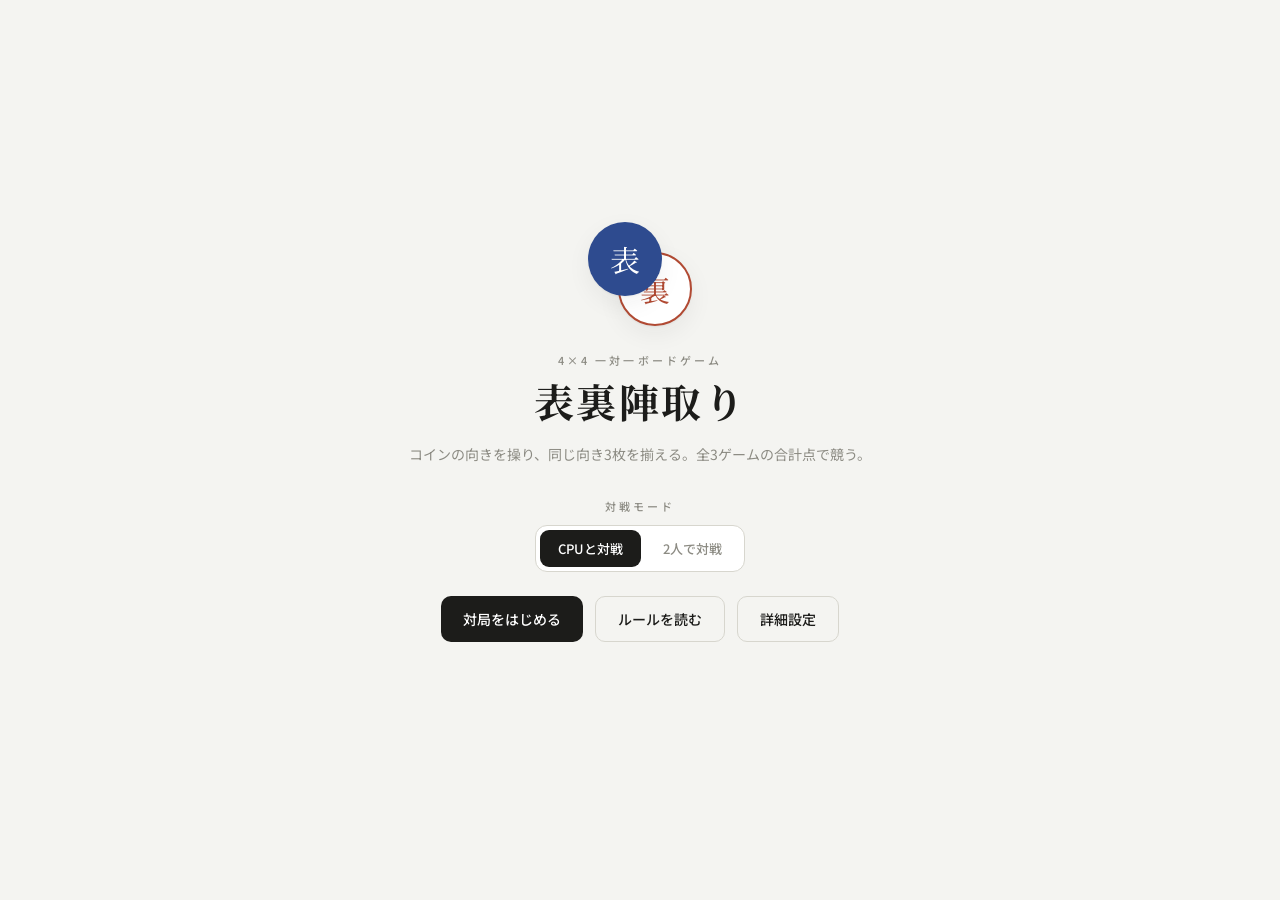
<file: games/game2/index.html>
<!DOCTYPE html>
<html lang="ja">
<head>
<meta charset="UTF-8">
<meta name="viewport" content="width=device-width, initial-scale=1.0">
<title>表裏陣取り</title>
<link rel="preconnect" href="https://fonts.googleapis.com">
<link rel="preconnect" href="https://fonts.gstatic.com" crossorigin>
<link href="https://fonts.googleapis.com/css2?family=Noto+Sans+JP:wght@400;500;700&family=Noto+Serif+JP:wght@500;700&display=swap" rel="stylesheet">
<style>
  :root{
    --bg:#F4F4F1;
    --surface:#FFFFFF;
    --ink:#1C1C1A;
    --muted:#8C8B83;
    --faint:#B6B5AD;
    --line:#E6E5DF;
    --line-strong:#D7D6CE;
    --p0:#2E4B8F;      /* あなた = 藍 */
    --p0-soft:#E7ECF6;
    --p0-glow:rgba(46,75,143,.32);
    --p0-faint:rgba(46,75,143,.14);
    --p1:#B14A33;      /* CPU = 朱 */
    --p1-soft:#F7E9E4;
    --p1-glow:rgba(177,74,51,.32);
    --p1-faint:rgba(177,74,51,.14);
    --accent:#1C1C1A;
    --ok:#2E7D5B;
    --shadow:0 1px 2px rgba(28,28,26,.05),0 8px 24px rgba(28,28,26,.06);
    --r:14px;
    --serif:"Noto Serif JP","Hiragino Mincho ProN",serif;
    --sans:"Noto Sans JP","Hiragino Kaku Gothic ProN","Yu Gothic Medium",sans-serif;
  }
  *{box-sizing:border-box;margin:0;padding:0}
  html,body{height:100%}
  body{
    background:var(--bg);color:var(--ink);font-family:var(--sans);
    -webkit-font-smoothing:antialiased;line-height:1.6;
    display:flex;justify-content:center;
  }
  #app{width:100%;max-width:880px;min-height:100vh;padding:24px 18px 60px;display:flex;flex-direction:column}

  /* ---------- 共通 ---------- */
  .eyebrow{font-size:11px;letter-spacing:.28em;color:var(--muted);text-transform:none;font-weight:500}
  .btn{
    font-family:var(--sans);font-size:14px;font-weight:500;color:#fff;background:var(--accent);
    border:none;border-radius:10px;padding:12px 22px;cursor:pointer;transition:transform .12s ease,opacity .12s ease,background .12s;
  }
  .btn:hover{transform:translateY(-1px)}
  .btn:active{transform:translateY(0)}
  .btn:focus-visible{outline:2px solid var(--p0);outline-offset:2px}
  .btn.ghost{background:transparent;color:var(--ink);border:1px solid var(--line-strong)}
  .btn.ghost:hover{background:#fff}
  .btn:disabled{opacity:.32;cursor:not-allowed;transform:none}
  .btn.sm{padding:9px 16px;font-size:13px}
  .mode-seg{display:inline-flex;background:#fff;border:1px solid var(--line-strong);border-radius:12px;padding:4px;gap:4px;margin:10px 0 24px}
  .seg{font-family:var(--sans);font-size:13px;font-weight:500;color:var(--muted);background:transparent;border:none;border-radius:9px;padding:9px 18px;cursor:pointer;transition:background .14s,color .14s}
  .seg.active{background:var(--ink);color:#fff}
  .seg:focus-visible{outline:2px solid var(--p0);outline-offset:2px}

  /* ---------- タイトル ---------- */
  .title-wrap{margin:auto 0;text-align:center;padding:30px 0}
  .title-mark{
    width:104px;height:104px;margin:0 auto 26px;position:relative;
  }
  .title-coin{
    position:absolute;width:74px;height:74px;border-radius:50%;
    display:flex;align-items:center;justify-content:center;font-family:var(--serif);font-size:30px;
    box-shadow:var(--shadow);
  }
  .title-coin.front{background:var(--p0);color:#fff;left:0;top:0;z-index:2}
  .title-coin.back{background:#fff;color:var(--p1);border:2px solid var(--p1);right:0;bottom:0}
  h1.title{font-family:var(--serif);font-weight:700;font-size:40px;letter-spacing:.06em;margin-bottom:10px}
  .subtitle{color:var(--muted);font-size:14px;margin-bottom:32px}
  .title-actions{display:flex;gap:12px;justify-content:center;flex-wrap:wrap}

  /* ---------- ヘッダ（対局中スコア） ---------- */
  .topbar{display:flex;align-items:center;justify-content:space-between;gap:12px;margin-bottom:18px}
  .game-counter{font-size:12px;color:var(--muted);letter-spacing:.18em}
  .totals{display:flex;align-items:center;gap:14px;font-family:var(--serif);font-size:15px}
  .tot{display:flex;align-items:center;gap:6px}
  .dot{width:9px;height:9px;border-radius:50%}
  .dot.p0{background:var(--p0)} .dot.p1{background:var(--p1)}
  .link{background:none;border:none;color:var(--muted);font-size:12px;cursor:pointer;text-decoration:underline;text-underline-offset:3px;font-family:var(--sans)}
  .link:hover{color:var(--ink)}

  /* ---------- 盤面 ---------- */
  .board-stage{display:flex;flex-direction:column;align-items:center;gap:16px}
  .board{
    display:grid;grid-template-columns:repeat(4,minmax(0,1fr));grid-template-rows:repeat(4,minmax(0,1fr));gap:10px;
    background:var(--surface);padding:14px;border-radius:18px;border:1px solid var(--line);
    box-shadow:var(--shadow);width:min(100%,420px);aspect-ratio:1;
  }
  .cell{
    background:#FBFBF9;border:1px solid var(--line);border-radius:12px;
    display:flex;align-items:center;justify-content:center;position:relative;cursor:default;
    min-width:0;min-height:0;aspect-ratio:1;transition:background .12s,border-color .12s;
  }
  .cell.selectable-p0{cursor:pointer;border-color:var(--p0);background:var(--p0-soft);box-shadow:inset 0 0 0 1px var(--p0)}
  .cell.selectable-p0:hover{background:#dde6f5}
  .cell.selectable-p1{cursor:pointer;border-color:var(--p1);background:var(--p1-soft);box-shadow:inset 0 0 0 1px var(--p1)}
  .cell.selectable-p1:hover{background:#f3ddd8}
  .cell.target{cursor:pointer;border-color:var(--p1);background:var(--p1-soft);box-shadow:inset 0 0 0 1px var(--p1)}
  .cell.target:hover{background:#f1ddd5}
  .cell.win{animation:pulse 1.1s ease infinite}
  .cell.setdone{box-shadow:inset 0 0 0 2px rgba(46,125,91,.5)}
  @keyframes pulse{0%,100%{box-shadow:inset 0 0 0 2px var(--ok)}50%{box-shadow:inset 0 0 0 2px rgba(46,125,91,.35)}}

  .coin{
    width:78%;height:78%;border-radius:50%;display:flex;align-items:center;justify-content:center;
    font-family:var(--serif);font-size:clamp(16px,5vw,24px);font-weight:500;user-select:none;
    transition:transform .15s ease;position:relative;
  }
  .coin.p0.front{background:var(--p0);color:#fff}
  .coin.p0.back{background:#fff;color:var(--p0);border:2px solid var(--p0)}
  .coin.p1.front{background:var(--p1);color:#fff}
  .coin.p1.back{background:#fff;color:var(--p1);border:2px solid var(--p1)}
  .coin.shared.front{background:#7A4F9E;color:#fff}
  .coin.shared.back{background:#fff;color:#7A4F9E;border:2px solid #7A4F9E}
  .coin.puppet{background:#EDEBE4;color:#8C8B83;border:2px dashed #B6B5AD}
  .coin.locked{box-shadow:0 0 0 2px #C9A227, 0 0 0 4px rgba(201,162,39,.25)}
  .coin.locked::after{content:'🔒';position:absolute;font-size:10px;transform:translate(140%,-140%)}
  .coin.flip{animation:flip .5s ease}
  @keyframes flip{0%{transform:rotateY(0)}50%{transform:rotateY(90deg) scale(.9)}100%{transform:rotateY(0)}}

  /* ---------- プレイヤーパネル ---------- */
  .panels{display:grid;grid-template-columns:1fr 1fr;gap:12px;width:min(100%,420px)}
  .panel{background:var(--surface);border:1px solid var(--line);border-radius:var(--r);padding:12px 14px}
  .panel.active{border-color:var(--ink);box-shadow:0 0 0 1px var(--ink)}
  .panel-head{display:flex;align-items:center;justify-content:space-between;margin-bottom:8px}
  .pname{font-weight:700;font-size:14px;display:flex;align-items:center;gap:7px}
  .badge{font-size:10px;letter-spacing:.1em;padding:2px 7px;border-radius:20px;border:1px solid var(--line-strong);color:var(--muted)}
  .badge.oya{background:var(--ink);color:#fff;border-color:var(--ink)}
  .pmeta{font-size:11.5px;color:var(--muted)}
  .hand{display:flex;flex-wrap:wrap;gap:6px;margin-top:9px}
  .card-chip{
    font-size:12px;padding:5px 9px;border-radius:8px;border:1px solid var(--line-strong);background:#FBFBF9;color:var(--ink);
    cursor:default;transition:all .12s;font-family:var(--sans)
  }
  .card-chip.usable{cursor:pointer;border-color:var(--p0);color:var(--p0);background:var(--p0-soft);font-weight:500}
  .card-chip.usable:hover{background:#dde6f5}
  .card-chip.dead{opacity:.4}
  .card-chip.locked-card{opacity:.55;background:#F3EFD8;border-color:#C9A227;color:#8a7320;cursor:not-allowed}
  .desig{font-size:11px;color:var(--p0);margin-top:7px;font-weight:500}

  /* ---------- アクションバー ---------- */
  .actionbar{width:min(100%,420px);background:var(--surface);border:1px solid var(--line);border-radius:var(--r);padding:14px;box-shadow:var(--shadow)}
  .turn-tag{font-size:12px;color:var(--muted);margin-bottom:10px;letter-spacing:.08em}
  .turn-tag b{color:var(--ink)}
  .instruction{font-size:13.5px;color:var(--ink);margin-bottom:12px;min-height:20px}
  .instruction .hl{color:var(--p0);font-weight:600}
  .instruction .hl.p1{color:var(--p1)}
  .instruction .hl.p0{color:var(--p0)}
  .acts{display:flex;gap:8px;flex-wrap:wrap}
  .acts .btn{flex:1;min-width:120px}
  .thinking{font-size:13px;color:var(--muted);display:flex;align-items:center;gap:8px;padding:6px 0}
  .thinking .pip{width:6px;height:6px;border-radius:50%;background:var(--p1);animation:blink 1s infinite}
  @keyframes blink{0%,100%{opacity:.25}50%{opacity:1}}

  /* ---------- カード選択 ---------- */
  .select-wrap{display:flex;flex-direction:column;gap:16px}
  .select-head{text-align:center}
  .select-head h2{font-family:var(--serif);font-size:24px;font-weight:700;margin:4px 0}
  .select-status{font-size:13px;color:var(--muted)}
  .select-status b{color:var(--ink)}
  .pick-order{display:flex;gap:6px;justify-content:center;margin-top:8px}
  .po{width:24px;height:6px;border-radius:3px;background:var(--line-strong)}
  .po.p0{background:var(--p0)} .po.p1{background:var(--p1)} .po.now{outline:2px solid var(--ink);outline-offset:2px}
  .card-grid{display:grid;grid-template-columns:repeat(3,1fr);gap:12px}
  @media(max-width:560px){.card-grid{grid-template-columns:repeat(2,1fr)}}
  .gcard{
    background:var(--surface);border:1px solid var(--line);border-radius:var(--r);padding:14px;text-align:left;
    transition:all .14s;position:relative;overflow:hidden
  }
  .gcard .gname{font-family:var(--serif);font-size:18px;font-weight:700;margin-bottom:6px}
  .gcard .gdesc{font-size:11.5px;color:var(--muted);line-height:1.5}
  .gcard.pick{cursor:pointer}
  .gcard.pick:hover{border-color:var(--p0);transform:translateY(-2px);box-shadow:var(--shadow)}
  .gcard.taken{opacity:.5}
  .gcard .owner-flag{position:absolute;top:0;right:0;font-size:10px;letter-spacing:.08em;color:#fff;padding:3px 9px;border-bottom-left-radius:10px}
  .gcard .owner-flag.p0{background:var(--p0)} .gcard .owner-flag.p1{background:var(--p1)}

  /* ---------- 結果 ---------- */
  .result-wrap{display:flex;flex-direction:column;gap:18px;align-items:center;text-align:center}
  .result-wrap h2{font-family:var(--serif);font-size:26px;font-weight:700}
  .scoreboard{width:min(100%,460px);background:var(--surface);border:1px solid var(--line);border-radius:18px;overflow:hidden;box-shadow:var(--shadow)}
  .sb-row{display:grid;grid-template-columns:1.4fr 1fr 1fr;align-items:center;padding:13px 18px;border-bottom:1px solid var(--line);font-size:14px}
  .sb-row:last-child{border-bottom:none}
  .sb-row.head{font-size:11px;letter-spacing:.14em;color:var(--muted);background:#FBFBF9}
  .sb-row.total{font-family:var(--serif);font-weight:700;font-size:16px;background:#FBFBF9}
  .sb-row.subtotal{font-weight:600;font-size:14px;color:var(--ink);background:#fcfcfb;border-top:1px dashed var(--line)}
  .sb-row .num{text-align:center;font-variant-numeric:tabular-nums}
  .sb-name{display:flex;align-items:center;gap:8px}
  .breakdown{font-size:12px;color:var(--muted)}

  /* ---------- ルール ---------- */
  .modal-bg{position:fixed;inset:0;background:rgba(28,28,26,.42);display:flex;align-items:center;justify-content:center;padding:20px;z-index:50}
  .modal{background:#fff;border-radius:18px;max-width:560px;width:100%;max-height:84vh;overflow:auto;padding:26px 26px 30px;box-shadow:var(--shadow)}
  .modal h3{font-family:var(--serif);font-size:22px;margin-bottom:14px}
  .modal h4{font-size:13px;margin:16px 0 4px;color:var(--p0);letter-spacing:.04em}
  .modal p,.modal li{font-size:13px;color:#3a3a36;line-height:1.7}
  .modal ul{padding-left:18px}
  .modal .close-row{display:flex;justify-content:flex-end;margin-top:20px}

  /* ---------- 指定/汎用 choice ---------- */
  .choice-row{display:flex;gap:8px;align-items:center;margin-top:8px}
  .toss-overlay{position:fixed;inset:0;display:flex;align-items:center;justify-content:center;z-index:40;background:rgba(244,244,241,.7);backdrop-filter:blur(2px)}
  .toss-card{background:#fff;padding:30px 40px;border-radius:18px;box-shadow:var(--shadow);text-align:center}
  .toss-coin{width:96px;height:96px;border-radius:50%;margin:0 auto 14px;display:flex;align-items:center;justify-content:center;font-family:var(--serif);font-size:34px}
  .toss-coin.spin{animation:spin .7s ease}
  @keyframes spin{0%{transform:rotateY(0)}100%{transform:rotateY(720deg)}}
  .toss-label{font-size:14px;color:var(--muted)}

  .toast{position:fixed;left:50%;bottom:26px;transform:translateX(-50%);background:var(--ink);color:#fff;padding:11px 20px;border-radius:30px;font-size:13px;z-index:60;box-shadow:var(--shadow);animation:rise .3s ease}
  @keyframes rise{from{opacity:0;transform:translate(-50%,8px)}to{opacity:1;transform:translate(-50%,0)}}

  @media (prefers-reduced-motion: reduce){
    *{animation:none!important;transition:none!important}
  }

  /* ---- 追加UI ---- */
  .iconbtn{background:none;border:1px solid var(--line-strong);border-radius:8px;width:30px;height:30px;font-size:15px;line-height:1;cursor:pointer;color:var(--muted);transition:background .12s,color .12s}
  .iconbtn:hover{background:#fff;color:var(--ink)}
  .iconbtn:focus-visible{outline:2px solid var(--p0);outline-offset:2px}

  /* ターンバナー */
  .turn-banner{display:flex;align-items:center;gap:9px;font-weight:700;font-size:15px;padding:9px 18px;border-radius:30px;background:#fff;border:1px solid var(--line);box-shadow:var(--shadow);animation:tbpop .26s ease}
  .turn-banner .tb-dot{width:11px;height:11px;border-radius:50%}
  .turn-banner.p0{color:var(--p0)} .turn-banner.p0 .tb-dot{background:var(--p0);box-shadow:0 0 0 4px var(--p0-soft)}
  .turn-banner.p1{color:var(--p1)} .turn-banner.p1 .tb-dot{background:var(--p1);box-shadow:0 0 0 4px var(--p1-soft)}
  @keyframes tbpop{from{opacity:0;transform:translateY(-5px)}to{opacity:1;transform:translateY(0)}}
  .board{position:relative;transition:box-shadow .3s ease}
  .board.turn-p0{box-shadow:var(--shadow),0 0 0 2px var(--p0),0 0 10px 3px var(--p0-soft),0 0 26px 10px var(--p0-glow),0 0 48px 22px var(--p0-faint)}
  .board.turn-p1{box-shadow:var(--shadow),0 0 0 2px var(--p1),0 0 10px 3px var(--p1-soft),0 0 26px 10px var(--p1-glow),0 0 48px 22px var(--p1-faint)}

  /* アクティブパネルを手番色で強調 */
  .panel.active.a0{border-color:var(--p0);box-shadow:0 0 0 1px var(--p0)}
  .panel.active.a1{border-color:var(--p1);box-shadow:0 0 0 1px var(--p1)}

  /* 3組進捗ピップ */
  .setrow{display:flex;align-items:center;gap:6px;margin-top:6px}
  .setlabel{font-size:10.5px;color:var(--faint)}
  .setpip{width:12px;height:12px;border-radius:50%;border:1.5px solid var(--line-strong);background:transparent;transition:background .15s}
  .setpip.on.p0{background:var(--p0);border-color:var(--p0)}
  .setpip.on.p1{background:var(--p1);border-color:var(--p1)}

  /* 直前の手 */
  .lastmove{font-size:11.5px;color:var(--muted);background:#FBFBF9;border:1px solid var(--line);border-radius:8px;padding:5px 10px;margin-bottom:10px}

  /* 奪取などのカードピッカー */
  .modal.picker{max-width:480px}
  .picker-head{display:flex;align-items:center;gap:9px;margin-bottom:6px}
  .picker-head h3{margin:0}
  .picker-note{font-size:12px;color:var(--muted);margin-bottom:14px}
  .pick-grid{display:grid;grid-template-columns:1fr 1fr;gap:10px}
  @media(max-width:480px){.pick-grid{grid-template-columns:1fr}}
  .pick-card{text-align:left;background:#FBFBF9;border:1px solid var(--line-strong);border-left:4px solid var(--pc);border-radius:10px;padding:12px 14px;cursor:pointer;transition:transform .12s,box-shadow .12s,background .12s;font-family:var(--sans)}
  .pick-card:hover{transform:translateY(-2px);box-shadow:var(--shadow);background:#fff}
  .pick-card:focus-visible{outline:2px solid var(--pc);outline-offset:2px}
  .pc-name{display:block;font-family:var(--serif);font-weight:700;font-size:16px;margin-bottom:4px;color:var(--ink)}
  .pc-desc{display:block;font-size:11px;color:var(--muted);line-height:1.5}

  /* 設定モーダル */
  .set-row{display:flex;align-items:center;justify-content:space-between;gap:12px;margin:14px 0;flex-wrap:wrap}
  .set-label{font-size:13.5px;font-weight:500}
  .set-divider{height:1px;background:var(--line);margin:18px 0}
  .mode-seg.sm{margin:0;padding:3px}
  .mode-seg.sm .seg{padding:7px 13px;font-size:12.5px}
  .seg.locked{opacity:.4;cursor:not-allowed}
  .mode-seg.wrap{flex-wrap:wrap;max-width:300px}
  .name-input{font-family:var(--sans);font-size:14px;color:var(--ink);background:#fff;border:1px solid var(--line-strong);border-radius:8px;padding:9px 12px;width:160px;max-width:50%}
  .name-input:focus{outline:2px solid var(--p0);outline-offset:1px;border-color:var(--p0)}
  .surrender-row{display:flex;justify-content:center;margin-top:12px;padding-top:12px;border-top:1px solid var(--line)}

  /* カード使用：中央大型アニメ */
  .card-use-anim{position:fixed;inset:0;display:flex;align-items:center;justify-content:center;pointer-events:none;z-index:120}
  .cua-card{min-width:200px;max-width:78vw;padding:22px 30px;border-radius:18px;background:#fff;border:3px solid var(--cua);
    box-shadow:0 10px 40px rgba(0,0,0,.25),0 0 0 6px color-mix(in srgb,var(--cua) 18%,transparent);
    text-align:center;transform:scale(.6);opacity:0;animation:cua 1.25s cubic-bezier(.2,1.1,.3,1) forwards}
  .cua-user{font-size:13px;color:var(--ink-soft,#6b6b66);font-weight:700;margin-bottom:6px;display:flex;align-items:center;justify-content:center;gap:6px}
  .cua-name{font-family:var(--serif);font-size:34px;font-weight:800;color:var(--cua);line-height:1.1}
  .cua-desc{margin-top:8px;font-size:12.5px;color:#555;line-height:1.5}
  @keyframes cua{
    0%{transform:scale(.6);opacity:0}
    15%{transform:scale(1.05);opacity:1}
    28%{transform:scale(1)}
    78%{transform:scale(1);opacity:1}
    100%{transform:scale(.95);opacity:0}
  }
  /* 画面シェイク */
  @keyframes shakeAnim{
    0%,100%{transform:translate(0,0)}
    15%{transform:translate(-2.5px,1.5px)}
    30%{transform:translate(2.5px,-1.5px)}
    45%{transform:translate(-2px,-1px)}
    60%{transform:translate(2px,1px)}
    75%{transform:translate(-1px,1px)}
    90%{transform:translate(1px,-0.5px)}
  }
  #app.shake{animation:shakeAnim .42s ease}
  /* 設置マスのフラッシュフェード演出 */
  .cell-place-flash{
    position:absolute;inset:0;border-radius:inherit;pointer-events:none;z-index:5;
    opacity:.55;animation:cellFlash .7s ease-out forwards;
  }
  @keyframes cellFlash{
    0%{opacity:.6}
    30%{opacity:.45}
    100%{opacity:0}
  }
  /* 結果画面の盤面＋ライン */
  .result-board-wrap{display:flex;justify-content:center;margin:14px 0 6px}
  .result-svg{width:min(320px,82vw);height:auto}
  .result-legend{display:flex;flex-wrap:wrap;gap:14px;justify-content:center;font-size:12px;color:#555;margin-bottom:6px}
  .result-legend span{display:inline-flex;align-items:center;gap:6px}
  .lg-line{width:20px;height:5px;border-radius:3px;display:inline-block}
  .lg-line.p0{background:var(--p0)} .lg-line.p1{background:var(--p1)}
  .lg-note{color:#999}
</style>
</head>
<body>
<div id="app"></div>

<script>
/* ============================================================
   表裏陣取り — ロジック
   ============================================================ */
const HUMAN=0, CPU=1;
const FRONT='f', BACK='b';
const faceLabel=f=>f===FRONT?'表':'裏';
const pname=p=> S.mode==='pvp'
  ? ((S.pnames && S.pnames[p]) ? S.pnames[p] : (p===0?'プレイヤー1':'プレイヤー2'))
  : (p===0?'あなた':'CPU');
const isHuman=p=> S.mode==='pvp' || p===HUMAN;  // 操作可能（人間）か
// 設定は match を跨いで保持（newMatchでリセットしない）
let SETTINGS={ sound:true, anim:true, shake:true, cpuLevel:'normal', cpuPersona:'balanced', unlocked:false };
let titleTaps=0;

const CARD_INFO={
  shitei:{name:'指定', desc:'次の相手と自分のコイントス結果を、選択した向きに固定する。', prio:6},
  nurikeshi:{name:'色抜き', desc:'相手のコイン1枚を選び、色をなくす。そのコインは両者のコイン扱いになり、常に自分のコインとして認識される。', prio:5},
  kakumei:{name:'革命', desc:'盤面上のすべてのコインを表向きにする。', prio:4},
  ido:{name:'移動', desc:'自分のコイン1枚を縦横斜めどちらかに1マス、空きマスへ移動させる。', prio:3},
  kagikake:{name:'鍵掛け', desc:'自分のコイン1枚に鍵をかける。対象のコインはあらゆるカード効果の対象にならず、状態が変化しない。', prio:7},
  fukusei:{name:'複製', desc:'自分のカード1枚を選び、複製する。同じカードが手札に2枚になる。', prio:2},
  uragaeshi:{name:'裏返し', desc:'相手のコイン1枚を裏返す。そのコインは次の自分のターンまでロックされ、状態が変化しない。', prio:5},
  teitai:{name:'停滞', desc:'相手の未使用カード1枚を選ぶ。自分の2回目のターン開始時まで、相手はそのカードを使用できない。', prio:5},
  chudan:{name:'中断', desc:'どちらかが一列以上揃っている時のみ使用可。自分の未使用カードを全て捨て、ゲームを即座に終了する。', prio:2},
};
const ALL_CARDS=['shitei','nurikeshi','kakumei','ido','kagikake','fukusei','uragaeshi','teitai','chudan'];

/* ---- ライン列挙（検証済み：4行+4列+6斜=14） ---- */
function buildLines(){
  const L=[];
  for(let r=0;r<4;r++) L.push([0,1,2,3].map(c=>r*4+c));
  for(let c=0;c<4;c++) L.push([0,1,2,3].map(r=>r*4+c));
  for(const [dr,dc] of [[1,1],[1,-1]]){
    for(let r=0;r<4;r++) for(let c=0;c<4;c++){
      const pr=r-dr, pc=c-dc;
      if(pr>=0&&pr<4&&pc>=0&&pc<4) continue;
      const cells=[]; let rr=r,cc=c;
      while(rr>=0&&rr<4&&cc>=0&&cc<4){ cells.push(rr*4+cc); rr+=dr; cc+=dc; }
      if(cells.length>=3) L.push(cells);
    }
  }
  return L;
}
const LINES=buildLines();

// プレイヤー p 視点の連を列挙（owner一致／共有／木偶で連結、面一致）。
// scoring=true のときは点数計算用に「木偶を含む連は除外」する。
function runsForPlayer(board,line,p,scoring){
  const out=[]; let i=0;
  const belongs=x=>x&&(x.owner===p||x.shared||x.type==='puppet');
  while(i<line.length){
    const c=board[line[i]];
    if(!belongs(c)){ i++; continue; }
    let j=i+1;
    while(j<line.length){ const x=board[line[j]]; if(belongs(x)&&x.face===c.face) j++; else break; }
    const cells=line.slice(i,j), len=j-i;
    if(len>=3){
      const hasPuppet=cells.some(idx=>board[idx]&&board[idx].type==='puppet');
      if(!(scoring&&hasPuppet)) out.push({len,cells,hasPuppet});
    }
    i=j;
  }
  return out;
}
function boardScore(board){
  const s=[0,0];
  for(const p of [0,1]) for(const line of LINES) for(const r of runsForPlayer(board,line,p,true)){
    s[p]+=(r.len-2)*3;  // 得点：3連=3点, 4連=6点（木偶含む連は除外済み）
  }
  return s;
}
// 揃った「3連」の組数。4連は3連を2つ含むので2組としてカウントする（得点計算と一致）。
// shared コインを含む連は、連内の非shared実コインの多数派ownerにのみ帰属させる
// （両者にダブルカウントすると終了判定が誤発動するため）
function lineCount(board){
  const c=[0,0];
  for(const p of [0,1]) for(const line of LINES){
    for(const r of runsForPlayer(board,line,p,true)){
      // 連内の非sharedコインのオーナーを数える
      let cnt0=0, cnt1=0;
      for(const idx of r.cells){
        const coin=board[idx];
        if(!coin||coin.shared||coin.type==='puppet') continue;
        if(coin.owner===0) cnt0++; else cnt1++;
      }
      // 非sharedコインが存在する場合：多数派ownerの連としてのみカウント
      // 非sharedコインが0（全部shared/puppet）：両者にカウント（稀なケース）
      const dominant = cnt0===0&&cnt1===0 ? null : (cnt0>=cnt1?0:1);
      if(dominant===null||dominant===p) c[p]+=(r.len-2);
    }
  }
  return c;
}
function winningCells(board){ // 点になる揃いを構成するセル集合（ハイライト用）
  const set=new Set();
  for(const p of [0,1]) for(const line of LINES) for(const r of runsForPlayer(board,line,p,true)) r.cells.forEach(c=>set.add(c));
  return set;
}
function setCounts(board){ return lineCount(board); } // 揃いの組数＝並びの本数
function gameEnds(board){ const c=lineCount(board); return c[0]>=3 || c[1]>=3; } // どちらかが3本（3組）以上揃ったら終了
function anyThree(board){
  // どちらかのプレイヤーで「点になる（木偶を含まない）3連以上」があるか
  for(const p of [0,1]) for(const line of LINES) if(runsForPlayer(board,line,p,true).length) return true;
  return false;
}
// 得点になった連の一覧（結果画面のライン描画用）。各 {player, cells, len} 。
function scoringRuns(board){
  const runs=[];
  for(const p of [0,1]) for(const line of LINES) for(const r of runsForPlayer(board,line,p,true)){
    runs.push({player:p, cells:r.cells.slice(), len:r.len});
  }
  return runs;
}
const cloneBoard=b=>b.map(c=>c?{owner:c.owner,face:c.face,shared:c.shared,locked:c.locked,type:c.type}:null);
const emptyCells=b=>{const a=[];for(let i=0;i<16;i++) if(!b[i]) a.push(i); return a;};
// 共有コイン・木偶は常に「自分のコイン」として扱う
const ownCoins=(b,p)=>{const a=[];for(let i=0;i<16;i++){const c=b[i]; if(c&&(c.owner===p||c.shared||c.type==='puppet')) a.push(i);} return a;};
const toss=()=>Math.random()<.5?FRONT:BACK;
const neighbors=i=>{const r=Math.floor(i/4),c=i%4,a=[];if(r>0)a.push(i-4);if(r<3)a.push(i+4);if(c>0)a.push(i-1);if(c<3)a.push(i+1);return a;};
// 移動カード用：縦横斜め8方向
const neighbors8=i=>{const r=Math.floor(i/4),c=i%4,a=[];for(let dr=-1;dr<=1;dr++)for(let dc=-1;dc<=1;dc++){if(dr===0&&dc===0)continue;const nr=r+dr,nc=c+dc;if(nr>=0&&nr<4&&nc>=0&&nc<4)a.push(nr*4+nc);}return a;};

/* ============================================================
   ゲーム状態
   ============================================================ */
let S=null;
function newMatch(){
  S={
    phase:'title',
    mode:'cpu',            // 'cpu' | 'pvp'
    gameIndex:0,            // 0..2
    totals:[0,0],
    gameLog:[],             // 各ゲームの内訳
    parent:null,
    current:null,
    board:Array(16).fill(null),
    coins:[8,8],
    hands:[[],[]],
    designate:[null,null],
    sel:null,               // カード選択フェーズ用
    pending:null,           // 人間の多段操作
    over:false,
    lastBreakdown:null,
    busy:false,
    cpuPersonaResolved:null,
    pnames:[null,null],   // 対人モードのプレイヤー名
    surrenderVotes:[null,null],  // 投降投票 [player0: 'yes'|'no'|null, player1: 'yes'|'no'|null]
    cardLocks:[],         // カードロック：[{owner, card, releaseFor, turns}] releaseFor の手番開始ごとにturns減算、0で解除
  };
}

/* ---- ゲーム開始（盤面・手札リセット、親はゲーム1のみトス後に確定） ---- */
function startGame(){
  S.board=Array(16).fill(null);
  S.coins=[8,8];
  S.hands=[[],[]];
  S.designate=[null,null];
  S.pending=null; S.over=false; S.busy=false; S.lastMove=null;
  S.surrenderVotes=[null,null];
  S.cardLocks=[];
  S.flipCooldown=[0,0]; // 裏返し使用後クールダウン（カウンター: 2→1→0で解除）
  if(S.mode==='cpu') S.cpuPersonaResolved=resolveCpuPersonaForGame();
  else S.cpuPersonaResolved=null;
  // 親決定
  if(S.gameIndex===0){
    S.phase='toss'; render(); return; // トス画面へ
  } else {
    const prev=S.gameLog[S.gameIndex-1];
    if(prev.score[0]===prev.score[1]){
      // 同点 → 前ゲームで親でなかった方
      S.parent = prev.parent===0?1:0;
    } else {
      // 得点が低い方
      S.parent = prev.score[0]<prev.score[1]?0:1;
    }
    beginSelect();
  }
}
const SELECT_COUNT=6;  // 両者3枚ずつ＝計6枚を交互に選ぶ
function beginSelect(){
  // 先攻=親。カード選択は親から交互。9種から各自3枚を選ぶ。
  const order=[];
  let t=S.parent;
  for(let k=0;k<SELECT_COUNT;k++){ order.push(t); t=t===0?1:0; }
  S.sel={available:new Set(ALL_CARDS), order, step:0};
  S.phase='select'; render();
  if(S.mode==="cpu" && S.sel.order[0]===CPU) setTimeout(cpuPick,650);
}

/* ============================================================
   カード選択
   ============================================================ */
function pickCard(cardId){
  if(S.phase!=='select') return;
  const who=S.sel.order[S.sel.step];
  if(!isHuman(who)) return;
  if(!S.sel.available.has(cardId)) return;
  commitPick(cardId);
}
function commitPick(cardId){
  const who=S.sel.order[S.sel.step];
  S.sel.available.delete(cardId);
  S.hands[who].push(cardId);
  sfx('pick');
  S.sel.step++;
  if(S.sel.step>=SELECT_COUNT){
    // 選択完了 → 対局へ。先攻=親
    S.current = S.parent;
    S.phase='play';
    render();
    if(S.mode==='cpu' && S.current===CPU) scheduleCpuTurn();
    return;
  }
  render();
  if(S.mode==="cpu" && S.sel.order[S.sel.step]===CPU) setTimeout(cpuPick,650);
}
function cpuPick(){
  if(S.phase!=='select') return;
  const avail=[...S.sel.available];
  // 各カードの取得価値（性格で味付け）。固定化を避けるため小さな乱数も加える
  const persona=(SETTINGS.cpuPersona==='random'?(S.cpuPersonaResolved||'balanced'):SETTINGS.cpuPersona);
  const base={ shitei:9, kakumei:7, kagikake:6, nurikeshi:6, uragaeshi:6, ido:5, fukusei:5, teitai:5, chudan:3 };
  const tilt={
    aggressive:{kakumei:+3, shitei:+2, nurikeshi:+1, kagikake:-2, teitai:-2},
    defensive:{kagikake:+3, uragaeshi:+2, teitai:+2, kakumei:-1},
    trickster:{nurikeshi:+3, uragaeshi:+3, ido:+2, fukusei:+2, kakumei:+1},
    master:{}, balanced:{}
  }[persona]||{};
  const scored=avail.map(c=>({c, v:(base[c]||4)+(tilt[c]||0)+Math.random()*2.2}));
  scored.sort((a,b)=>b.v-a.v);
  // 上位3枚から重み付きでランダムに1枚（毎回同じにならない）
  const pool=scored.slice(0,Math.min(3,scored.length));
  const total=pool.reduce((s,x)=>s+x.v,0);
  let r=Math.random()*total, pick=pool[0].c;
  for(const x of pool){ r-=x.v; if(r<=0){ pick=x.c; break; } }
  commitPick(pick);
}

/* ============================================================
   行動の適用（共通処理）
   各 apply* は board / coins / designate を直接変更
   ============================================================ */
function placeCoin(player, cell, face){
  S.board[cell]={owner:player,face};
  S.coins[player]--;
  S.designate[player]=null; // 配置で指定効果消費
  S.placeFx={cell, player};  // 描画後にドット散り演出を出す
  sfx('place'); shakeScreen();
}
function afterAction(actionEndsGame=false){
  // 3組達成 / 8枚目設置 / 中断 のいずれかで終了
  const ends=gameEnds(S.board);
  if(ends || S._justPlacedEighth || actionEndsGame){
    S._justPlacedEighth=false;
    endGame();
    return true;
  }
  S._justPlacedEighth=false;
  // ターン交代前に「今のプレイヤー」のクールダウンをカウントダウン
  // （使用したターンが終わるごとに減算。0になったら次のターンから再使用可）
  if(S.flipCooldown && S.flipCooldown[S.current]>0){
    S.flipCooldown[S.current]--;
  }
  // ターン交代
  S.current = S.current===0?1:0;
  releaseLocksFor(S.current);
  render();
  if(S.mode==='cpu' && S.current===CPU && !S.over) scheduleCpuTurn();
  return false;
}
// releaseFor が p のロックを1段階進める（turns減算、0で解除）。コインの一時ロックも解除。
function releaseLocksFor(p){
  let released=false;
  // カードロック（裏返し効果はコイン側だが、停滞はカード側）
  if(S.cardLocks&&S.cardLocks.length){
    for(const l of S.cardLocks){ if(l.releaseFor===p) l.turns--; }
    const before=S.cardLocks.length;
    S.cardLocks=S.cardLocks.filter(l=>l.turns>0);
    if(S.cardLocks.length<before) released=true;
  }
  // コインの一時ロック（裏返し）
  for(const c of S.board){
    if(c && c.tempLockFor===p){ c.tempLockTurns--; if(c.tempLockTurns<=0){ delete c.locked; delete c.tempLockFor; delete c.tempLockTurns; released=true; } }
  }
  if(released) toastMsg('ロックが解除されました');
}
// 指定プレイヤーのカードがロック中か（同一IDのロック枚数を考慮）
function lockedCount(player,card){
  return (S.cardLocks||[]).filter(l=>l.owner===player&&l.card===card).length;
}

/* ============================================================
   得点計算・ゲーム終了
   ============================================================ */
function endGame(){
  S.over=true; S.busy=false; S.pending=null;
  const bs=boardScore(S.board);
  const cardPts=[S.hands[0].length, S.hands[1].length];
  const total=[bs[0]+cardPts[0], bs[1]+cardPts[1]];
  S.totals[0]+=total[0]; S.totals[1]+=total[1];
  const rec={parent:S.parent, board:bs, cards:cardPts, score:total,
    snapshot:cloneBoard(S.board),            // 終了時の盤面
    runs:scoringRuns(S.board),               // 得点になった連
    sets:setCounts(S.board)                  // 組数
  };
  S.gameLog[S.gameIndex]=rec;
  S.lastBreakdown=rec;
  S.phase='result';
  sfx('end');
  render();
}
function nextGame(){
  S.gameIndex++;
  if(S.gameIndex>=3){ S.phase='final'; render(); return; }
  startGame();
}

/* ============================================================
   人間の操作フロー
   ============================================================ */
function humanAction(type){
  if(S.phase!=='play'||!isHuman(S.current)||S.busy) return;
  const p=S.current;
  if(type==='place'){
    if(S.coins[p]<=0 || emptyCells(S.board).length===0) return;
    if(S.designate[p]){
      S.pending={type:'placeCell', face:S.designate[p], designated:true};
      render();
    } else {
      // トス
      doToss(face=>{
        S.pending={type:'placeCell', face};
        render();
      });
    }
  } else if(type==='flip'){
    if(ownCoins(S.board,p).length===0) return;
    if(S.flipCooldown&&S.flipCooldown[p]){ toastMsg('裏返しは前回使用から1ターン空ける必要があります'); return; }
    S.pending={type:'flip'}; render();
  }
}
function clickCard(cardId){
  if(S.phase!=='play'||!isHuman(S.current)||S.busy) return;
  if(S.pending) return;  // 別カード/操作の選択中は新たなカードを使えない（多重発動防止）
  const p=S.current;
  if(!S.hands[p].includes(cardId)) return;
  if(!cardUsable(p,cardId)) return;
  startCardUse(cardId);
}
function startCardUse(cardId){
  const p=S.current;
  switch(cardId){
    case 'kakumei':
      consumeCard(p,'kakumei');
      S.board.forEach(c=>{if(c && !c.locked && c.type!=='puppet') c.face=FRONT;});
      sfx('card'); setLastMove(`${pname(p)}：革命`);
      showCardUse(p,'kakumei'); shakeScreen();
      toastMsg('革命：すべて表になった');
      afterAction(); break;
    case 'chudan':
      if(!anyThree(S.board)){
        toastMsg('中断は、どちらかが一列以上揃っている時のみ使用できます');
        return;
      }
      consumeCardUseAnim(p,'chudan');
      S.hands[p]=[];
      sfx('card'); setLastMove(`${pname(p)}：中断`);
      toastMsg('中断：ゲームを終了します');
      afterAction(true); break;
    case 'shitei':
      S.pending={type:'shitei', card:'shitei'}; render(); break;
    case 'nurikeshi':
      S.pending={type:'nurikeshi', card:'nurikeshi'}; render(); break;
    case 'ido':
      S.pending={type:'moveFrom', card:'ido'}; render(); break;
    case 'kagikake':
      S.pending={type:'kagikake', card:'kagikake'}; render(); break;
    case 'uragaeshi':
      S.pending={type:'uragaeshi', card:'uragaeshi'}; render(); break;  // 盤面で相手のコインを選ぶ
    case 'teitai':
      teitaiFlow(p); break;  // モーダルで相手のカードを選択（完了時に消費・ロック付与）
    case 'fukusei':
      duplicateFlow(p); break;  // モーダルで複製するカードを選択（完了時に消費）
  }
}
// カード使用演出（中央大型表示）＋消費をまとめて行うヘルパ
function consumeCardUseAnim(p,cardId){ consumeCard(p,cardId); showCardUse(p,cardId); shakeScreen(); }
function consumeCard(player,cardId){
  const i=S.hands[player].indexOf(cardId);
  if(i>=0) S.hands[player].splice(i,1);
}

/* ---- 盤面セルクリック ---- */
function clickCell(idx){
  if(!isHuman(S.current)||S.busy||!S.pending) return;
  const me=S.current, opp=me^1, pd=S.pending, cell=S.board[idx];
  if(pd.type==='placeCell'){
    if(cell) return;
    placeCoin(me, idx, pd.face);
    if(S.coins[me]===0) S._justPlacedEighth=true;
    setLastMove(`${pname(me)}：${faceLabel(pd.face)}を配置`);
    S.pending=null;
    afterAction();
  } else if(pd.type==='flip'){
    // 自分のコイン（木偶・鍵掛けは不可）
    if(!cell||cell.type==='puppet'||cell.locked) return;
    if(!(cell.owner===me||cell.shared)) return;
    cell.face = cell.face===FRONT?BACK:FRONT;
    if(!S.flipCooldown) S.flipCooldown=[0,0];
    S.flipCooldown[me]=2; // 次のターン頭まで裏返し禁止（2→1→0でカウントダウン）
    sfx('flip'); shakeScreen(); setLastMove(`${pname(me)}：コインを裏返した`);
    S.pending=null;
    afterAction();
  } else if(pd.type==='nurikeshi'){
    // 相手のコイン（鍵掛け・木偶・既に共有は不可）
    if(!cell||cell.owner!==opp||cell.locked||cell.type==='puppet'||cell.shared) return;
    consumeCardUseAnim(me,'nurikeshi');
    cell.shared=true;
    sfx('card'); setLastMove(`${pname(me)}：色抜き`);
    toastMsg('色抜き：相手コインを両者のコインにした');
    S.pending=null;
    afterAction();
  } else if(pd.type==='uragaeshi'){
    // 相手のコインを裏返し、次の自分のターンまでロック（鍵掛け・木偶・既ロックは不可）
    if(!cell||cell.owner!==opp||cell.locked||cell.type==='puppet') return;
    consumeCardUseAnim(me,'uragaeshi');
    cell.face = cell.face===FRONT?BACK:FRONT;
    cell.locked=true; cell.tempLockFor=me; cell.tempLockTurns=1;
    sfx('flip'); setLastMove(`${pname(me)}：裏返し`);
    toastMsg('裏返し：相手コインを裏返してロックした');
    S.pending=null;
    afterAction();
  } else if(pd.type==='kagikake'){
    // 自分のコイン（木偶・既に鍵は不可）
    if(!cell||cell.type==='puppet'||cell.locked) return;
    if(!(cell.owner===me||cell.shared)) return;
    consumeCardUseAnim(me,'kagikake');
    cell.locked=true;
    sfx('card'); setLastMove(`${pname(me)}：鍵掛け`);
    toastMsg('鍵掛け：このコインは効果を受けず変化しない');
    S.pending=null;
    afterAction();
  } else if(pd.type==='moveFrom'){
    // 自分のコイン（木偶・鍵掛けは移動不可）
    if(!cell||cell.type==='puppet'||cell.locked) return;
    if(!(cell.owner===me||cell.shared)) return;
    const dests=neighbors8(idx).filter(n=>!S.board[n]);
    if(dests.length===0){ toastMsg('そのコインは移動できません'); return; }
    S.pending={type:'moveTo', from:idx, card:'ido'}; render();
  } else if(pd.type==='moveTo'){
    if(cell) return;
    if(!neighbors8(pd.from).includes(idx)) return;
    consumeCardUseAnim(me,'ido');
    S.board[idx]=S.board[pd.from]; S.board[pd.from]=null;
    sfx('card'); setLastMove(`${pname(me)}：移動`);
    S.pending=null;
    afterAction();
  }
}
/* ---- 指定の表/裏選択 ---- */
function chooseDesignate(face){
  if(!S.pending||S.pending.type!=='shitei') return;
  const p=S.current;
  consumeCardUseAnim(p,'shitei');
  S.designate[0]=face;
  S.designate[1]=face;
  S.pending=null;
  sfx('card'); setLastMove(`${pname(p)}：指定（${faceLabel(face)}）`);
  toastMsg(`指定：次の相手と自分のコイントス結果を${faceLabel(face)}に固定`);
  afterAction();
}
/* ---- 複製：手札から1枚選び、複製を手札に追加 ---- */
function duplicateFlow(p){
  cardPickerModal({
    title:'複製  複製する自分のカード',
    note:'選んだカードと同じカードが手札に1枚追加されます。',
    cards:S.hands[p].filter(c=>c!=='fukusei').length ? S.hands[p].filter(c=>c!=='fukusei') : S.hands[p].slice(),
    side:p,
    onPick:(dupId)=>{
      consumeCardUseAnim(p,'fukusei');
      S.hands[p].push(dupId);
      sfx('card'); setLastMove(`${pname(p)}：複製（${CARD_INFO[dupId].name}）`);
      toastMsg(`複製：「${CARD_INFO[dupId].name}」を複製した`);
      afterAction();
    },
    onCancel:()=>{}  // 中止（fukuseiは消費されない）
  });
}
/* ---- 停滞：相手のカード1枚を、発動者の2回目の手番開始までロック ---- */
function teitaiFlow(p){
  const opp=p^1;
  // 相手の手札のうち、まだロックしきっていないカード（重複は1つにまとめて表示）
  const targets=[...new Set(S.hands[opp])].filter(c=>lockedCount(opp,c)<countCard(opp,c));
  cardPickerModal({
    title:'停滞  使用を止める相手のカード',
    note:'選んだカードは、あなたの2回目のターン開始時まで相手は使えません。',
    cards:targets, side:opp,
    onPick:(lockId)=>{
      consumeCardUseAnim(p,'teitai');
      S.cardLocks.push({owner:opp, card:lockId, releaseFor:p, turns:2});
      sfx('card'); setLastMove(`${pname(p)}：停滞（${CARD_INFO[lockId].name}）`);
      toastMsg(`停滞：相手の「${CARD_INFO[lockId].name}」を止めた`);
      afterAction();
    },
    onCancel:()=>{}  // 中止（teitaiは消費されない）
  });
}
function cardPickerModal({title,note,cards,side,onPick,onCancel}){
  const bg=document.createElement('div'); bg.className='modal-bg';
  const chips=cards.map(id=>
    `<button class="pick-card" data-id="${id}" style="--pc:${side===0?'var(--p0)':'var(--p1)'}">
       <span class="pc-name">${CARD_INFO[id].name}</span>
       <span class="pc-desc">${CARD_INFO[id].desc}</span>
     </button>`).join('');
  bg.innerHTML=`<div class="modal picker">
      <div class="picker-head"><span class="dot ${side===0?'p0':'p1'}"></span><h3>${title}</h3></div>
      <p class="picker-note">${note||''}</p>
      <div class="pick-grid">${chips}</div>
      <div class="close-row"><button class="btn ghost sm" id="pick-cancel">キャンセル</button></div>
    </div>`;
  document.body.appendChild(bg);
  bg.querySelectorAll('.pick-card').forEach(el=>{
    el.onclick=()=>{ sfx('click'); bg.remove(); onPick(el.dataset.id); };
  });
  document.getElementById('pick-cancel').onclick=()=>{ bg.remove(); if(onCancel) onCancel(); };
  bg.onclick=e=>{ if(e.target===bg){ bg.remove(); if(onCancel) onCancel(); } };
}

/* ---- 使用条件 ---- */
function cardUsable(player,cardId){
  const opp=player===0?1:0;
  if(lockedCount(player,cardId)>=countCard(player,cardId)) return false;  // 全てロック中なら使用不可
  switch(cardId){
    case 'nurikeshi': return S.board.some(c=>c&&c.owner===opp&&!c.locked&&!c.shared&&c.type!=='puppet');
    case 'chudan': return anyThree(S.board);
    case 'kakumei': return true;
    case 'ido': return ownCoins(S.board,player).some(i=>!S.board[i].locked&&S.board[i].type!=='puppet'&&neighbors8(i).some(n=>!S.board[n]));
    case 'kagikake': return ownCoins(S.board,player).some(i=>!S.board[i].locked&&S.board[i].type!=='puppet');
    case 'fukusei': return S.hands[player].length>=1;
    case 'uragaeshi': return S.board.some(c=>c&&c.owner===opp&&!c.locked&&c.type!=='puppet');
    case 'teitai': return S.hands[opp].some(c=>lockedCount(opp,c)<countCard(opp,c));
    case 'shitei': return true;
  }
  return false;
}
// 手札中の指定カード枚数
function countCard(player,card){ return S.hands[player].filter(c=>c===card).length; }

/* ============================================================
   コイントス演出
   ============================================================ */
function doToss(cb){
  S.busy=true; render();
  const result=toss();
  sfx('toss');
  const reduce=!animOn();
  // 回転中の軽い継続音（リール風）
  let tickTimer=null;
  if(!reduce && SETTINGS.sound){
    let n=0;
    tickTimer=setInterval(()=>{ sfx('tosstick'); if(++n>10) clearInterval(tickTimer); }, 70);
  }
  const stopTick=()=>{ if(tickTimer){ clearInterval(tickTimer); tickTimer=null; } };
  const ov=document.createElement('div'); ov.className='toss-overlay';
  ov.innerHTML=`<div class="toss-card">
    <div class="toss-coin ${reduce?'':'spin'} coin-toss" style="background:${result===FRONT?'var(--ink)':'#fff'};color:${result===FRONT?'#fff':'var(--ink)'};border:${result===FRONT?'none':'2px solid var(--ink)'}">？</div>
    <div class="toss-label">コイントス…</div></div>`;
  document.body.appendChild(ov);
  const reveal=()=>{
    stopTick();
    const coin=ov.querySelector('.coin-toss');
    coin.textContent=faceLabel(result);
    ov.querySelector('.toss-label').innerHTML=`<b style="color:var(--ink)">${faceLabel(result)}</b> が出た`;
    setTimeout(()=>{ ov.remove(); S.busy=false; cb(result); }, reduce?500:600);
  };
  setTimeout(reveal, reduce?250:720);
}

/* ============================================================
   CPU 思考
   ============================================================ */
function scheduleCpuTurn(){
  S.busy=true; render();
  setTimeout(cpuTurn, 900);
}
/* ---- 評価重み（隠し性格）と難易度 ---- */
const PERSONA={
  balanced:  {label:'バランス', own:1.00, opp:1.00, pot:0.60, card:0.12, cardBias:0.2, hidden:false},
  aggressive:{label:'猛攻',     own:1.25, opp:0.45, pot:1.00, card:0.06, cardBias:0.3, hidden:true},
  defensive: {label:'鉄壁',     own:0.85, opp:1.55, pot:0.70, card:0.15, cardBias:0.2, hidden:true},
  trickster: {label:'奇術師',   own:1.00, opp:1.00, pot:0.50, card:0.03, cardBias:1.0, hidden:true},
  master:    {label:'達人',     own:1.15, opp:1.15, pot:0.78, card:0.14, cardBias:0.2, hidden:true},
};
const LEVEL={ easy:{depth:1,epsilon:0.35,noise:1.4}, normal:{depth:1,epsilon:0.08,noise:0}, hard:{depth:2,epsilon:0,noise:0} };
const RANDOM_CPU_PERSONAS=['balanced','aggressive','defensive','trickster','master'];

function resolveCpuPersonaForGame(){
  if(SETTINGS.cpuPersona==='random'){
    const pool=RANDOM_CPU_PERSONAS.filter(id=>PERSONA[id]);
    return pool[Math.random()*pool.length|0] || 'balanced';
  }
  return SETTINGS.cpuPersona;
}

const BIG=1000;
function cpuConfig(){
  const lvl=LEVEL[SETTINGS.cpuLevel]||LEVEL.normal;
  const personaId = SETTINGS.cpuPersona==='random'
    ? (S.cpuPersonaResolved || 'balanced')
    : SETTINGS.cpuPersona;

  const W=PERSONA[personaId]||PERSONA.balanced;
  let depth=lvl.depth, epsilon=lvl.epsilon, noise=lvl.noise;

  if(personaId==='master'){
    depth=3;
    epsilon=0;
    noise=0;
  }

  return {W,depth,epsilon,noise};
}

/* ---- 探索（ネガマックス。置く面・再抽選面はトス期待値で平均） ---- */
function pot(board,p){
  let v=0;
  for(const line of LINES) for(let i=0;i+2<line.length;i++){
    const cs=[board[line[i]],board[line[i+1]],board[line[i+2]]];
    if(cs.some(c=>c&&c.owner!==p)) continue;
    const mine=cs.filter(c=>c&&c.owner===p), emp=cs.filter(c=>!c).length;
    if(mine.length===2&&emp===1&&mine[0].face===mine[1].face) v+=1;
    else if(mine.length===1&&emp===2) v+=0.25;
  }
  return v;
}
function evalW(st,me,W){ const bs=boardScore(st.board),o=me^1;
  return W.own*bs[me]-W.opp*bs[o]+W.pot*(pot(st.board,me)-pot(st.board,o))+W.card*(st.hands[me].length-st.hands[o].length); }
function termFor(st,me){ const bs=boardScore(st.board),o=me^1;
  return (bs[me]+st.hands[me].length)-(bs[o]+st.hands[o].length); }
function cardUsableSt(st,p,card){ const o=p^1; switch(card){
  case 'nurikeshi': return ownCoinsRaw(st.board,o).some(i=>!st.board[i].locked);
  case 'chudan': return anyThree(st.board); case 'kakumei': return true;
  case 'ido': return movableOwn(st.board,p).some(i=>neighbors8(i).some(n=>!st.board[n]));
  case 'kagikake': return lockableOwn(st.board,p).length>=1;
  case 'fukusei': return st.hands[p].length>=1;
  case 'uragaeshi': return ownCoinsRaw(st.board,o).some(i=>!st.board[i].locked);
  case 'teitai': return st.hands[o].length>=1;
  case 'shitei': return true; } return false; }
// CPU探索用：純粋に owner が一致するコイン（共有・木偶を除く実所有）
const ownCoinsRaw=(b,p)=>{const a=[];for(let i=0;i<16;i++){const c=b[i]; if(c&&c.owner===p&&!c.shared&&c.type!=='puppet') a.push(i);} return a;};
// 裏返し可能な自分コイン（木偶・鍵掛け除外、共有含む）
const flippableOwn=(b,p)=>{const a=[];for(let i=0;i<16;i++){const c=b[i]; if(c&&(c.owner===p||c.shared)&&c.type!=='puppet'&&!c.locked) a.push(i);} return a;};
const movableOwn=flippableOwn;
const lockableOwn=flippableOwn;
function genCands(st,me){
  const opp=me^1, C=[];
  if(st.coins[me]>0 && emptyCells(st.board).length>0)
    for(const e of emptyCells(st.board)) C.push({kind:'place',cell:e});
  // 裏返しクールダウン中はflipを候補から除外
  const flipOnCooldown = st===S && S.flipCooldown && S.flipCooldown[me];
  if(!flipOnCooldown) for(const k of flippableOwn(st.board,me)) C.push({kind:'flip',cell:k});
  // ルート(実盤面)のみ：裏返しでロック中の自分カードは使えない
  const isRoot = (st.cardLocks!==undefined);
  for(const card of [...new Set(st.hands[me])]){
    if(isRoot && (st.cardLocks||[]).some(l=>l.owner===me&&l.card===card&&(st.cardLocks.filter(x=>x.owner===me&&x.card===card).length>=st.hands[me].filter(c=>c===card).length))) continue;
    if(!cardUsableSt(st,me,card)) continue;
    if(card==='kakumei'||card==='chudan') C.push({kind:'card',card});
    else if(card==='shitei'){ C.push({kind:'card',card,face:FRONT}); C.push({kind:'card',card,face:BACK}); }
    else if(card==='nurikeshi'){ for(const k of ownCoinsRaw(st.board,opp)) if(!st.board[k].locked) C.push({kind:'card',card,cell:k}); }
    else if(card==='ido'){ for(const fr of movableOwn(st.board,me)) for(const to of neighbors8(fr)) if(!st.board[to]) C.push({kind:'card',card,from:fr,to}); }
    else if(card==='kagikake'){ for(const k of lockableOwn(st.board,me)) C.push({kind:'card',card,cell:k}); }
    else if(card==='uragaeshi'){ for(const k of ownCoinsRaw(st.board,opp)) if(!st.board[k].locked) C.push({kind:'card',card,cell:k}); }
    else if(card==='teitai'){ const tgt=[...new Set(st.hands[opp])].sort((a,b)=>CARD_INFO[b].prio-CARD_INFO[a].prio)[0];
      if(tgt) C.push({kind:'card',card,lock:tgt}); }
    else if(card==='fukusei'){ const best=[...st.hands[me]].filter(c=>c!=='fukusei').sort((a,b)=>CARD_INFO[b].prio-CARD_INFO[a].prio)[0] || st.hands[me][0];
      if(best) C.push({kind:'card',card,dup:best}); }
  }
  return C;
}
function applyMove(st,me,cand,f){
  const b=cloneBoard(st.board), hands=[st.hands[0].slice(),st.hands[1].slice()], coins=st.coins.slice(), designate=st.designate.slice();
  const opp=me^1; let ended=false, chudan=false;
  const rm=(p,c)=>{const i=hands[p].indexOf(c); if(i>=0) hands[p].splice(i,1);};
  if(cand.kind==='place'){ const face=designate[me]||f; b[cand.cell]={owner:me,face}; coins[me]--; designate[me]=null; if(coins[me]===0) ended=true; }
  else if(cand.kind==='flip'){ b[cand.cell].face=b[cand.cell].face===FRONT?BACK:FRONT; }
  else if(cand.kind==='card'){ const card=cand.card;
    if(card==='kakumei'){ rm(me,'kakumei'); b.forEach(c=>{if(c&&!c.locked&&c.type!=='puppet')c.face=FRONT;}); }
    else if(card==='chudan'){ hands[me]=[]; chudan=true; }
    else if(card==='shitei'){ rm(me,'shitei'); designate[me]=cand.face; designate[opp]=cand.face; }
    else if(card==='nurikeshi'){ rm(me,'nurikeshi'); b[cand.cell].shared=true; }
    else if(card==='ido'){ rm(me,'ido'); b[cand.to]=b[cand.from]; b[cand.from]=null; }
    else if(card==='kagikake'){ rm(me,'kagikake'); b[cand.cell].locked=true; }
    else if(card==='uragaeshi'){ rm(me,'uragaeshi'); const c=b[cand.cell]; if(c){ c.face=c.face===FRONT?BACK:FRONT; c.locked=true; } }
    else if(card==='teitai'){ rm(me,'teitai'); /* 相手のカードを一時ロック。探索では相手から1枚減らす近似 */ rm(opp,cand.lock); }
    else if(card==='fukusei'){ rm(me,'fukusei'); if(cand.dup) hands[me].push(cand.dup); }
  }
  if(!chudan && !ended && gameEnds(b)) ended=true;
  return {st2:{board:b,hands,coins,designate}, ended, chudan};
}
function moveValue(st,me,cand,depth,cfg){
  const opp=me^1;
  const random=(cand.kind==='place'&&!st.designate[me]);
  const faces=random?[FRONT,BACK]:[null];
  let total=0;
  for(const f of faces){
    const {st2,ended,chudan}=applyMove(st,me,cand,f);
    let v;
    if(ended||chudan) v=termFor(st2,me)*BIG;
    else if(depth<=1) v=evalW(st2,me,cfg.W);
    else v=-negamax(st2,opp,depth-1,cfg);
    total+=v;
  }
  let val=total/faces.length;
  if(cand.kind==='card'){
    val+=cfg.W.cardBias;
    val+=cardTacticalValue(st,me,cand,cfg); // カード固有の戦術価値
  }
  return val;
}
// カードを使うことの戦術的な追加価値（盤面に表れにくい効果を補う）
// 注意：基準スケールは「3連=3点」。盤面で勝つ手を上回らないよう控えめに。
function cardTacticalValue(st,me,cand,cfg){
  const opp=me^1, card=cand.card;
  const bs=boardScore(st.board);
  const placed=16-emptyCells(st.board).length;
  const urgency=0.5+placed*0.05;       // 0.5〜1.3程度（過大にしない）
  let v=0;
  switch(card){
    case 'kakumei':{
      let myBack=0,oppBack=0;
      for(const c of st.board){ if(!c||c.type==='puppet')continue; if(c.face===BACK){ if(c.owner===me||c.shared)myBack++; if(c.owner===opp)oppBack++; } }
      v=(myBack*0.18 - oppBack*0.12);
      break;
    }
    case 'shitei': v=0.5; break;
    case 'nurikeshi': v=0.4 + potThreat(st.board,opp,cand.cell)*0.5; break;
    case 'uragaeshi': v=0.35 + potThreat(st.board,opp,cand.cell)*0.6; break;
    case 'ido': v=0.25; break;
    case 'teitai': v=0.3; break;
    case 'fukusei': v=0.15; break;
    case 'chudan': v=(bs[me]-bs[opp])>0 ? 0.3 : -3.0; break;
    case 'kagikake': v=0.3; break;
  }
  return v*urgency;
}
// セルが属するラインで、playerの「あと1枚で揃う」脅威度（0〜）
function potThreat(board,player,idx){
  let best=0;
  for(const line of LINES){ if(!line.includes(idx)) continue;
    for(let i=0;i+2<line.length;i++){
      const cs=[line[i],line[i+1],line[i+2]].map(x=>board[x]);
      if(!cs.includes(board[idx])) continue;
      const belong=cs.filter(c=>c&&(c.owner===player||c.shared)&&c.type!=='puppet');
      if(belong.length>=2){
        const f=belong[0].face;
        if(belong.every(c=>c.face===f) && belong.length>best) best=belong.length;
      }
    }
  }
  return best>=2?best-1:0; // 2枚揃い→1, 3枚→2
}
function negamax(st,toMove,depth,cfg){
  const C=genCands(st,toMove);
  if(C.length===0) return evalW(st,toMove,cfg.W);
  let best=-Infinity;
  for(const cand of C){ const v=moveValue(st,toMove,cand,depth,cfg); if(v>best) best=v; }
  return best;
}
function cpuChoose(){
  const cfg=cpuConfig();
  const st={board:cloneBoard(S.board),hands:[S.hands[0].slice(),S.hands[1].slice()],coins:S.coins.slice(),designate:S.designate.slice(),cardLocks:(S.cardLocks||[]).slice()};
  const C=genCands(st,CPU);
  if(C.length===0) return null;
  const scored=C.map(cand=>({cand, v:moveValue(st,CPU,cand,cfg.depth,cfg)+(cfg.noise?(Math.random()-0.5)*cfg.noise:0)}));
  if(cfg.epsilon && Math.random()<cfg.epsilon) return scored[Math.random()*scored.length|0].cand;
  let best=scored[0]; for(const s of scored) if(s.v>best.v) best=s;
  const top=scored.filter(s=>Math.abs(s.v-best.v)<0.05);
  return top[Math.random()*top.length|0].cand;
}
function cpuTurn(){
  if(S.phase!=='play'||S.over) return;
  const chosen=cpuChoose();
  S.busy=false;
  if(!chosen){ S.current=HUMAN; render(); return; }
  executeCpu(chosen);
}
function executeCpu(ch){
  if(ch.kind==='place'){
    if(S.designate[CPU]){
      const face=S.designate[CPU];
      placeCoin(CPU,ch.cell,face); if(S.coins[CPU]===0) S._justPlacedEighth=true;
      setLastMove(`CPU：指定の${faceLabel(face)}を配置`); toastMsg(`CPU：${faceLabel(face)}を配置`); afterAction();
    } else {
      doToss(f=>{ placeCoin(CPU,ch.cell,f); if(S.coins[CPU]===0) S._justPlacedEighth=true;
        setLastMove(`CPU：${faceLabel(f)}を配置`); toastMsg(`CPU：${faceLabel(f)}を配置`); afterAction(); });
    }
  } else if(ch.kind==='flip'){
    S.board[ch.cell].face=S.board[ch.cell].face===FRONT?BACK:FRONT;
    if(!S.flipCooldown) S.flipCooldown=[0,0];
    S.flipCooldown[CPU]=2;
    sfx('flip'); setLastMove('CPU：コインを裏返した'); toastMsg('CPU：コインを裏返した'); afterAction();
  } else if(ch.kind==='card'){
    const card=ch.card;
    showCardUse(CPU,card); shakeScreen();
    if(card==='kakumei'){ consumeCard(CPU,'kakumei'); S.board.forEach(c=>{if(c&&!c.locked&&c.type!=='puppet')c.face=FRONT;}); sfx('card'); setLastMove('CPU：革命'); toastMsg('CPU：革命（すべて表）'); afterAction(); }
    else if(card==='chudan'){ S.hands[CPU]=[]; sfx('card'); setLastMove('CPU：中断'); toastMsg('CPU：中断！'); afterAction(true); }
    else if(card==='shitei'){
      consumeCard(CPU,'shitei');
      S.designate[CPU]=ch.face;
      S.designate[HUMAN]=ch.face;
      sfx('card');
      setLastMove(`CPU：指定（${faceLabel(ch.face)}）`);
      toastMsg(`CPU：指定：次の相手と自分のコイントス結果を${faceLabel(ch.face)}に固定`);
      afterAction();
    }
    else if(card==='nurikeshi'){
      consumeCard(CPU,'nurikeshi'); S.board[ch.cell].shared=true;
      sfx('card'); setLastMove('CPU：色抜き'); toastMsg('CPU：色抜き（あなたのコインを両者のものに）'); afterAction();
    }
    else if(card==='ido'){ consumeCard(CPU,'ido'); S.board[ch.to]=S.board[ch.from]; S.board[ch.from]=null; sfx('card'); setLastMove('CPU：移動'); toastMsg('CPU：移動'); afterAction(); }
    else if(card==='kagikake'){
      consumeCard(CPU,'kagikake'); S.board[ch.cell].locked=true;
      sfx('card'); setLastMove('CPU：鍵掛け'); toastMsg('CPU：鍵掛け'); afterAction();
    }
    else if(card==='uragaeshi'){
      consumeCard(CPU,'uragaeshi'); const c=S.board[ch.cell];
      if(c){ c.face=c.face===FRONT?BACK:FRONT; c.locked=true; c.tempLockFor=CPU; c.tempLockTurns=1; }
      sfx('flip'); setLastMove('CPU：裏返し'); toastMsg('CPU：裏返し（あなたのコインを裏返してロック）'); afterAction();
    }
    else if(card==='teitai'){
      consumeCard(CPU,'teitai'); S.cardLocks.push({owner:HUMAN, card:ch.lock, releaseFor:CPU, turns:2});
      sfx('card'); setLastMove(`CPU：停滞（${CARD_INFO[ch.lock].name}）`); toastMsg(`CPU：停滞（あなたの「${CARD_INFO[ch.lock].name}」を停止）`); afterAction();
    }
    else if(card==='fukusei'){
      consumeCard(CPU,'fukusei'); if(ch.dup) S.hands[CPU].push(ch.dup);
      sfx('card'); setLastMove(`CPU：複製（${ch.dup?CARD_INFO[ch.dup].name:''}）`); toastMsg(`CPU：複製（${ch.dup?CARD_INFO[ch.dup].name:''}）`); afterAction();
    }
  }
}

/* ============================================================
   トースト
   ============================================================ */
let toastTimer=null;
function toastMsg(t){
  const old=document.querySelector('.toast'); if(old) old.remove();
  const el=document.createElement('div'); el.className='toast'; el.textContent=t;
  document.body.appendChild(el);
  clearTimeout(toastTimer);
  toastTimer=setTimeout(()=>el.remove(),2200);
}
function setLastMove(t){ if(S) S.lastMove=t; }
function animOn(){ return SETTINGS.anim && !window.matchMedia('(prefers-reduced-motion: reduce)').matches; }

/* ---- 演出：カード使用の中央大型表示 ---- */
function showCardUse(player,cardId){
  if(!animOn()) return;
  const info=CARD_INFO[cardId]; if(!info) return;
  const old=document.querySelector('.card-use-anim'); if(old) old.remove();
  const wrap=document.createElement('div'); wrap.className='card-use-anim';
  const colorVar = player===0?'var(--p0)':'var(--p1)';
  wrap.innerHTML=`
    <div class="cua-card" style="--cua:${colorVar}">
      <div class="cua-user"><span class="dot ${player===0?'p0':'p1'}"></span>${pname(player)} が使用</div>
      <div class="cua-name">${info.name}</div>
      <div class="cua-desc">${info.desc}</div>
    </div>`;
  document.body.appendChild(wrap);
  // アニメ終了で自動消去（CSS側 1.25s）
  setTimeout(()=>{ if(wrap.parentNode) wrap.remove(); },1300);
}
/* ---- 演出：画面シェイク ---- */
function shakeScreen(){
  if(!animOn()||!SETTINGS.shake) return;
  const app=document.getElementById('app'); if(!app) return;
  app.classList.remove('shake'); void app.offsetWidth; // リフロー強制で再発火
  app.classList.add('shake');
  setTimeout(()=>app.classList.remove('shake'),460);
}
/* ---- 演出：紙吹雪（Canvas自前実装・外部ライブラリ不要） ---- */
(function(){
  let _canvas=null, _ctx=null, _particles=[], _raf=null, _stopTimer=null;

  function ensureCanvas(){
    if(_canvas) return;
    _canvas=document.createElement('canvas');
    _canvas.style.cssText='position:fixed;top:0;left:0;width:100%;height:100%;pointer-events:none;z-index:9999;';
    document.body.appendChild(_canvas);
    resize();
    window.addEventListener('resize', resize);
  }
  function resize(){
    if(!_canvas) return;
    _canvas.width=window.innerWidth;
    _canvas.height=window.innerHeight;
  }
  function removeCanvas(){
    if(!_canvas) return;
    window.removeEventListener('resize', resize);
    _canvas.remove(); _canvas=null; _ctx=null;
  }

  function Particle(x, colors, velX, velY){
    this.x=x * window.innerWidth;
    this.y=-10;
    this.w=7+Math.random()*6;
    this.h=4+Math.random()*4;
    this.color=colors[Math.floor(Math.random()*colors.length)];
    this.vx=velX+(Math.random()-0.5)*3;
    this.vy=velY+Math.random()*4;
    this.gravity=0.18+Math.random()*0.1;
    this.angle=Math.random()*Math.PI*2;
    this.spin=(Math.random()-0.5)*0.3;
    this.drift=(Math.random()-0.5)*0.15;
    this.opacity=1;
    this.fade=0.004+Math.random()*0.003;
    // 形状: 0=長方形, 1=細長, 2=正方形
    this.shape=Math.floor(Math.random()*3);
  }
  Particle.prototype.update=function(){
    this.vy+=this.gravity;
    this.vx+=this.drift;
    this.vx*=0.99;
    this.x+=this.vx;
    this.y+=this.vy;
    this.angle+=this.spin;
    if(this.y > window.innerHeight * 0.85) this.opacity-=this.fade*4;
    else this.opacity-=this.fade*0.3;
  };
  Particle.prototype.draw=function(ctx){
    ctx.save();
    ctx.globalAlpha=Math.max(0,this.opacity);
    ctx.translate(this.x, this.y);
    ctx.rotate(this.angle);
    ctx.fillStyle=this.color;
    if(this.shape===0) ctx.fillRect(-this.w/2,-this.h/2,this.w,this.h);
    else if(this.shape===1) ctx.fillRect(-this.w/2,-this.h/4,this.w,this.h/2);
    else ctx.fillRect(-this.h/2,-this.h/2,this.h,this.h);
    ctx.restore();
  };

  function loop(){
    if(!_canvas){ _raf=null; return; }
    _ctx=_ctx||_canvas.getContext('2d');
    _ctx.clearRect(0,0,_canvas.width,_canvas.height);
    _particles=_particles.filter(p=>p.opacity>0 && p.y<_canvas.height+20);
    for(const p of _particles){ p.update(); p.draw(_ctx); }
    if(_particles.length>0) _raf=requestAnimationFrame(loop);
    else { _raf=null; removeCanvas(); }
  }

  function spawn(x, count, colors, velX, velY){
    for(let i=0;i<count;i++) _particles.push(new Particle(x, colors, velX, velY));
  }

  window._confettiStop=function(){
    if(_stopTimer){ clearInterval(_stopTimer); _stopTimer=null; }
    _particles=[];
  };

  /* ゲーム中の勝利紙吹雪（横から） */
  window.fireConfetti=function(winner){
    if(!animOn()) return;
    const P0=['#2E4B8F','#4866B0','#6E86C8','#A9BBE0'];
    const P1=['#B14A33','#CE6147','#E0856E','#E6B3A4'];
    const win=winner===0?P0:P1, lose=winner===0?P1:P0;
    const colors=[...win,...win,...win,lose[0],lose[2],'#FFD700','#FFFFFF'];
    ensureCanvas(); if(!_raf) _raf=requestAnimationFrame(loop);
    spawn(0.05, 40, colors, 8, 6);
    spawn(0.95, 40, colors, -8, 6);
    setTimeout(()=>{ spawn(0.05,30,colors,7,5); spawn(0.95,30,colors,-7,5); },400);
  };

  /* 集計画面専用：上から降り注ぐ */
  window.fireFinalConfetti=function(winner){
    if(!animOn()) return;
    if(_stopTimer){ clearInterval(_stopTimer); _stopTimer=null; }
    const P0=['#2E4B8F','#4866B0','#6E86C8','#A9BBE0','#C5D3EE'];
    const P1=['#B14A33','#CE6147','#E0856E','#E6B3A4','#F5D5CB'];
    const GOLD=['#FFD700','#FFC200','#FFE566'];
    const SILVER=['#E8E8E8','#C8C8C8'];
    const winColors=winner===0?P0:P1, loseColors=winner===0?P1:P0;
    const colors=[...winColors,...winColors,...winColors,...GOLD,...SILVER,loseColors[0],loseColors[2]];
    ensureCanvas(); if(!_raf) _raf=requestAnimationFrame(loop);

    // 開幕バースト
    spawn(0.2, 60, colors, (Math.random()-0.5)*2, 5+Math.random()*4);
    spawn(0.5, 60, colors, (Math.random()-0.5)*2, 5+Math.random()*4);
    spawn(0.8, 60, colors, (Math.random()-0.5)*2, 5+Math.random()*4);
    setTimeout(()=>{
      spawn(0.35,50,colors,(Math.random()-0.5)*2,5+Math.random()*3);
      spawn(0.65,50,colors,(Math.random()-0.5)*2,5+Math.random()*3);
    },350);

    // 3.5秒間断続的に降らせる
    let elapsed=0;
    _stopTimer=setInterval(()=>{
      elapsed+=130;
      const x=0.05+Math.random()*0.9;
      spawn(x, 12, colors, (Math.random()-0.5)*1.5, 4+Math.random()*5);
      if(elapsed>=3500){ clearInterval(_stopTimer); _stopTimer=null; }
    },130);
  };
})();

/* ============================================================
   効果音（Web Audio・外部ファイルなし）
   ============================================================ */
let AC=null;
function ensureAudio(){
  if(AC) { if(AC.state==='suspended') AC.resume(); return; }
  try{ AC=new (window.AudioContext||window.webkitAudioContext)(); }catch(e){ AC=null; }
}
function blip(freq,dur,type='sine',vol=0.18,delay=0,glideTo=null){
  if(!AC) return;
  const t0=AC.currentTime+delay;
  const o=AC.createOscillator(), g=AC.createGain();
  o.type=type; o.frequency.setValueAtTime(freq,t0);
  if(glideTo) o.frequency.exponentialRampToValueAtTime(glideTo,t0+dur);
  g.gain.setValueAtTime(0.0001,t0);
  g.gain.exponentialRampToValueAtTime(vol,t0+0.012);
  g.gain.exponentialRampToValueAtTime(0.0001,t0+dur);
  o.connect(g).connect(AC.destination);
  o.start(t0); o.stop(t0+dur+0.02);
}
function sfx(name){
  if(!SETTINGS.sound) return;
  ensureAudio(); if(!AC) return;
  switch(name){
    case 'place': blip(420,0.09,'triangle',0.2); blip(210,0.12,'sine',0.12,0.01); break;
    case 'flip':  blip(520,0.07,'square',0.10); blip(700,0.09,'square',0.10,0.06); break;
    case 'toss':  blip(300,0.28,'sine',0.03,0,760); break;
    case 'card':  blip(660,0.07,'triangle',0.14); blip(880,0.07,'triangle',0.13,0.05); blip(1180,0.10,'triangle',0.12,0.10); break;
    case 'click': blip(560,0.05,'sine',0.10); break;
    case 'pick':  blip(740,0.06,'triangle',0.12); blip(990,0.08,'triangle',0.11,0.04); break;
    case 'tosstick': blip(900,0.025,'square',0.0125); break;   // トス回転中の軽い刻み音
    case 'win':   [523,659,784,1047].forEach((f,i)=>blip(f,0.5,'triangle',0.16,i*0.10)); break;
    case 'draw':  blip(440,0.25,'sine',0.14); blip(440,0.25,'sine',0.12,0.18); break;
    case 'end':   blip(392,0.4,'sine',0.14); blip(294,0.5,'sine',0.13,0.12); break;
    case 'unlock':[330,494,659,988].forEach((f,i)=>blip(f,0.3,'square',0.12,i*0.07)); break;
  }
}

/* ============================================================
   描画
   ============================================================ */
const app=document.getElementById('app');
function render(){
  switch(S.phase){
    case 'title': renderTitle(); break;
    case 'toss': renderParentToss(); break;
    case 'select': renderSelect(); break;
    case 'play': renderPlay(); break;
    case 'result': renderResult(); break;
    case 'final': renderFinal(); break;
  }
}

function renderTitle(){
  app.innerHTML=`
    <div class="title-wrap">
      <div class="title-mark">
        <div class="title-coin front">表</div>
        <div class="title-coin back">裏</div>
      </div>
      <div class="eyebrow">4×4 一対一ボードゲーム</div>
      <h1 class="title">表裏陣取り</h1>
      <p class="subtitle">コインの向きを操り、同じ向き3枚を揃える。全3ゲームの合計点で競う。</p>
      <div class="eyebrow">対戦モード</div>
      <div class="mode-seg">
        <button class="seg ${S.mode==='cpu'?'active':''}" data-mode="cpu">CPUと対戦</button>
        <button class="seg ${S.mode==='pvp'?'active':''}" data-mode="pvp">2人で対戦</button>
      </div>
      <div class="title-actions">
        <button class="btn" id="start">対局をはじめる</button>
        <button class="btn ghost" id="rules">ルールを読む</button>
        <button class="btn ghost" id="settings">詳細設定</button>
      </div>
    </div>`;
  app.querySelectorAll('.seg').forEach(el=>{
    el.onclick=()=>{ ensureAudio(); sfx('click'); S.mode=el.dataset.mode; renderTitle(); };
  });
  document.getElementById('start').onclick=()=>{
    ensureAudio(); sfx('click');
    const begin=()=>{ S.gameIndex=0; S.totals=[0,0]; S.gameLog=[]; S.lastMove=null; startGame(); };
    if(S.mode==='pvp'){
      askPlayerNames(names=>{ S.pnames=names; begin(); });
    } else { S.pnames=[null,null]; begin(); }
  };
  document.getElementById('rules').onclick=showRules;
  document.getElementById('settings').onclick=showSettings;
  // 隠し解放：タイトルのコインを5回クリックで隠しCPU性格を解放
  const mark=app.querySelector('.title-mark');
  if(mark) mark.onclick=()=>{
    ensureAudio();
    titleTaps++;
    if(!SETTINGS.unlocked && titleTaps>=5){ SETTINGS.unlocked=true; sfx('unlock'); toastMsg('隠しCPUの性格を解放しました（詳細設定から選択）'); }
    else sfx('flip');
  };
}

function renderParentToss(){
  app.innerHTML=`
    <div class="title-wrap">
      <div class="eyebrow">ゲーム 1 / 3</div>
      <h1 class="title" style="font-size:28px">親を決めます</h1>
      <p class="subtitle">コイントスで親（カード選択が先・先攻）を決定します。<br>親が先攻です。</p>
      <button class="btn" id="tossbtn">コイントス</button>
    </div>`;
  document.getElementById('tossbtn').onclick=()=>{
    doToss(()=>{
      S.parent = Math.random()<.5?0:1;
      toastMsg(`${pname(S.parent)} が親になりました`);
      beginSelect();
    });
  };
}

function renderSelect(){
  const step=S.sel.step;
  const who=step<SELECT_COUNT?S.sel.order[step]:null;
  const orderPips=S.sel.order.map((o,i)=>`<div class="po ${o===0?'p0':'p1'} ${i===step?'now':''}"></div>`).join('');
  const cards=ALL_CARDS.map(id=>{
    const taken=!S.sel.available.has(id);
    let owner=null;
    if(taken){ owner = S.hands[0].includes(id)?0:1; }
    const pickable = !taken && who!==null && isHuman(who);
    return `<div class="gcard ${pickable?'pick':''} ${taken?'taken':''}" data-card="${id}">
        ${taken?`<div class="owner-flag ${owner===0?'p0':'p1'}">${pname(owner)}</div>`:''}
        <div class="gname">${CARD_INFO[id].name}</div>
        <div class="gdesc">${CARD_INFO[id].desc}</div>
      </div>`;
  }).join('');
  const status = (who!==null && isHuman(who))
    ? `<b>${pname(who)}</b> の番です。取るカードを選んでください`
    : `<b>CPU</b> が選んでいます…`;
  app.innerHTML=`
    <div class="topbar">
      <span class="game-counter">ゲーム ${S.gameIndex+1} / 3</span>
      <div class="totals"><button class="link" id="ruleslink">ルール</button><button class="iconbtn" id="setbtn" title="詳細設定" aria-label="詳細設定">⚙</button></div>
    </div>
    <div class="select-wrap">
      <div class="select-head">
        <div class="eyebrow">カード選択　親：${pname(S.parent)}（先に選び、先攻）</div>
        <h2>カードを3枚ずつ分ける</h2>
        <div class="select-status">${status}</div>
        <div class="pick-order">${orderPips}</div>
      </div>
      <div class="card-grid">${cards}</div>
    </div>`;
  document.getElementById('ruleslink').onclick=showRules;
  document.getElementById('setbtn').onclick=showSettings;
  if(who!==null && isHuman(who)){
    app.querySelectorAll('.gcard.pick').forEach(el=>{
      el.onclick=()=>pickCard(el.dataset.card);
    });
  }
}

function renderPlay(){
  const setCells=winningCells(S.board);
  const win=S.over?setCells:new Set();
  // 盤面
  let cellsHtml='';
  for(let i=0;i<16;i++){
    const c=S.board[i];
    let cls='cell';
    const pd=S.pending;
    if(isHuman(S.current)&&!S.busy&&pd){
      const me=S.current, opp=me^1;
      const isMine=c&&(c.owner===me||c.shared);
      const sel=` selectable-p${me}`;
      if(pd.type==='placeCell'&&!c) cls+=sel;
      if(pd.type==='flip'&&isMine&&c.type!=='puppet'&&!c.locked) cls+=sel;
      if(pd.type==='nurikeshi'&&c&&c.owner===opp&&!c.locked&&c.type!=='puppet'&&!c.shared) cls+=' target';
      if(pd.type==='uragaeshi'&&c&&c.owner===opp&&!c.locked&&c.type!=='puppet') cls+=' target';
      if(pd.type==='kagikake'&&isMine&&c.type!=='puppet'&&!c.locked) cls+=sel;
      if(pd.type==='moveFrom'&&isMine&&c.type!=='puppet'&&!c.locked&&neighbors8(i).some(n=>!S.board[n])) cls+=sel;
      if(pd.type==='moveTo'&&!c&&neighbors8(pd.from).includes(i)) cls+=sel;
    }
    if(win.has(i)) cls+=' win';
    else if(!S.over && setCells.has(i)) cls+=' setdone';
    let coin='';
    if(c){
      if(c.type==='puppet'){
        coin=`<div class="coin puppet${c.locked?' locked':''}" title="木偶コイン（両者のコイン・点数なし）">偶</div>`;
      } else {
        const ownerCls = c.shared ? 'shared' : 'p'+c.owner;
        const faceCls = c.face===FRONT?'front':'back';
        coin=`<div class="coin ${ownerCls} ${faceCls}${c.locked?' locked':''}"${c.shared?' title="共有コイン（両者のコイン）"':''}${c.locked?' title="鍵掛け（効果を受けない）"':''}>${faceLabel(c.face)}</div>`;
      }
    }
    cellsHtml+=`<div class="${cls}" data-cell="${i}">${coin}</div>`;
  }
  // パネル
  const panel=(p)=>{
    const isDesig=S.designate[p];
    const interactive = isHuman(p) && S.current===p; // この手番で操作する人間
    const lockBudget={};  // 同一IDのロック枚数を消費しながら割り当て
    (S.cardLocks||[]).forEach(l=>{ if(l.owner===p) lockBudget[l.card]=(lockBudget[l.card]||0)+1; });
    const hand=S.hands[p].map(id=>{
      const tip=CARD_INFO[id].name+'：'+CARD_INFO[id].desc;
      const isLocked = lockBudget[id]>0;
      if(isLocked) lockBudget[id]--;
      if(isLocked){
        return `<span class="card-chip locked-card" title="裏返しでロック中：${tip}">🔒${CARD_INFO[id].name}</span>`;
      }
      if(interactive){
        const usable=S.phase==='play'&&!S.busy&&!S.pending&&cardUsable(p,id);
        const dead=S.phase==='play'&&!S.pending&&!usable;
        return `<button class="card-chip ${usable?'usable':''} ${dead?'dead':''}" data-usecard="${id}" title="${tip}">${CARD_INFO[id].name}</button>`;
      }
      return `<span class="card-chip" title="${tip}">${CARD_INFO[id].name}</span>`;
    }).join('') || '<span class="pmeta">なし</span>';
    const sets=setCounts(S.board)[p];
    const pips=[0,1,2].map(i=>`<span class="setpip ${i<sets?'on p'+p:''}"></span>`).join('');
    return `<div class="panel ${S.current===p?'active a'+p:''}">
      <div class="panel-head">
        <span class="pname"><span class="dot p${p}"></span>${pname(p)}</span>
        ${S.parent===p?'<span class="badge oya">親・先攻</span>':'<span class="badge">後攻</span>'}
      </div>
      <div class="pmeta">残りコイン ${S.coins[p]} 枚</div>
      <div class="setrow"><span class="setlabel">3組まで</span>${pips}</div>
      <div class="hand">${hand}</div>
      ${isDesig?`<div class="desig">指定中：次の配置は${faceLabel(isDesig)}</div>`:''}
    </div>`;
  };

  // アクションバー
  let actionInner='';
  if(S.busy){
    actionInner=`<div class="thinking"><span class="pip"></span>${!isHuman(S.current)?'CPU が考えています…':'処理中…'}</div>`;
  } else if(!isHuman(S.current)){
    actionInner=`<div class="thinking"><span class="pip"></span>CPU の番です</div>`;
  } else if(S.pending){
    actionInner=renderPending();
  } else {
    const canPlace=S.coins[S.current]>0&&emptyCells(S.board).length>0;
    const canFlip=ownCoins(S.board,S.current).length>0;
    const flipOnCD=S.flipCooldown&&S.flipCooldown[S.current];
    actionInner=`
      <div class="instruction">${S.mode==='pvp'?`<span class="hl p${S.current}">${pname(S.current)}</span> の手番。`:''}行動を1つ選んでください。</div>
      <div class="acts">
        <button class="btn" id="act-place" ${canPlace?'':'disabled'}>コインを置く</button>
        <button class="btn ghost" id="act-flip" ${canFlip&&!flipOnCD?'':'disabled'} title="${flipOnCD?'前のターンに使用済み（1ターンのクールダウン中）':''}">裏返す${flipOnCD?' ⏳':''}</button>
      </div>
      <div class="pmeta" style="margin-top:8px">カードは下のパネルの自分の手札から使用できます。</div>`;
  }

  const turnText = !isHuman(S.current) ? 'CPU の手番'
                 : (S.mode==='pvp' ? `${pname(S.current)} の手番` : (S.current===HUMAN?'あなたの手番':'CPU の手番'));
  app.innerHTML=`
    <div class="topbar">
      <span class="game-counter">ゲーム ${S.gameIndex+1} / 3</span>
      <div class="totals">
        <span class="tot"><span class="dot p0"></span>${pname(0)} ${S.totals[0]}</span>
        <span class="tot"><span class="dot p1"></span>${pname(1)} ${S.totals[1]}</span>
        <button class="link" id="ruleslink">ルール</button>
        <button class="iconbtn" id="setbtn" title="詳細設定" aria-label="詳細設定">⚙</button>
      </div>
    </div>
    <div class="board-stage">
      <div class="turn-banner p${S.current}"><span class="tb-dot"></span>${turnText}</div>
      <div class="board turn-p${S.current}">${cellsHtml}</div>
      <div class="actionbar">
        ${S.lastMove?`<div class="lastmove">直前の手：${S.lastMove}</div>`:''}
        ${actionInner}
      </div>
      <div class="panels">${panel(0)}${panel(1)}</div>
      ${S.mode==='pvp'?`<div class="surrender-row">
        <button class="btn ghost sm" id="surrender-btn">投降を申し出る</button>
      </div>`:`<div class="surrender-row">
        <button class="btn ghost sm" id="quit-btn">対戦から退出</button>
      </div>`}
    </div>`;

  document.getElementById('ruleslink').onclick=showRules;
  document.getElementById('setbtn').onclick=showSettings;
  // 盤面クリック
  app.querySelectorAll('.cell').forEach(el=>{
    el.onclick=()=>clickCell(parseInt(el.dataset.cell));
  });
  // 行動ボタン
  const pb=document.getElementById('act-place'); if(pb) pb.onclick=()=>humanAction('place');
  const fb=document.getElementById('act-flip'); if(fb) fb.onclick=()=>humanAction('flip');
  // 投降ボタン（対人モードのみ）
  const surrb=document.getElementById('surrender-btn'); if(surrb) surrb.onclick=()=>{ if(isHuman(S.current)) askSurrender(S.current); };
  // 退出ボタン（CPUモード）
  const quitb=document.getElementById('quit-btn'); if(quitb) quitb.onclick=askQuit;
  // カード使用
  app.querySelectorAll('[data-usecard]').forEach(el=>{
    el.onclick=()=>clickCard(el.dataset.usecard);
  });
  // 指定の選択ボタン
  const sf=document.getElementById('desig-front'); if(sf) sf.onclick=()=>chooseDesignate(FRONT);
  const sb=document.getElementById('desig-back'); if(sb) sb.onclick=()=>chooseDesignate(BACK);
  const cancel=document.getElementById('cancel-pending'); if(cancel) cancel.onclick=cancelPending;
  const cancelMv=document.getElementById('cancel-movefrom'); if(cancelMv) cancelMv.onclick=cancelMoveFrom;
  // メニュー外（盤面ステージの空白）クリックでキャンセル：カード選択pending中のみ
  const stage=app.querySelector('.board-stage');
  if(stage && S.pending && isHuman(S.current) && isCancelablePending(S.pending)){
    stage.addEventListener('click',e=>{
      // セル自体のクリックは各セルのハンドラに任せる。ステージ余白のみ反応。
      if(e.target===stage) cancelPending();
    });
  }
  // コイン設置のドット散り演出
  if(S.placeFx){
    const fx=S.placeFx; S.placeFx=null;
    const cellEl=app.querySelector(`.cell[data-cell="${fx.cell}"]`);
    if(cellEl) spawnPlaceDots(cellEl, fx.player);
  }
}
// 設置マスに色付きフェードアウト演出を表示
function spawnPlaceDots(cellEl, player){
  if(!animOn()) return;
  const color = player===0?'var(--p0)':'var(--p1)';
  const flash=document.createElement('div'); flash.className='cell-place-flash';
  flash.style.background=color;
  cellEl.appendChild(flash);
  setTimeout(()=>{ if(flash.parentNode) flash.remove(); }, 750);
}
// キャンセル可能な（カード由来の）pendingか
function isCancelablePending(pd){
  return pd && (pd.card || pd.type==='flip' || pd.type==='moveTo' || pd.type==='shitei'
    || ['nurikeshi','uragaeshi','kagikake','moveFrom'].includes(pd.type));
}

function renderPending(){
  const pd=S.pending;
  const cancelBtn=`<div class="acts"><button class="btn ghost sm" id="cancel-pending">キャンセル</button></div>`;
  if(pd.type==='placeCell')
    return `<div class="instruction">${pd.designated?'指定により ':''}<span class="hl">${faceLabel(pd.face)}</span> を置きます。盤面の空きマスを選んでください。</div>`;
  if(pd.type==='flip')
    return `<div class="instruction">裏返す<span class="hl">自分のコイン</span>を盤面から選んでください。</div>${cancelBtn}`;
  if(pd.type==='nurikeshi')
    return `<div class="instruction">色を抜く<span class="hl">相手のコイン</span>を選んでください。両者のコインになります。</div>${cancelBtn}`;
  if(pd.type==='uragaeshi')
    return `<div class="instruction">裏返す<span class="hl">相手のコイン</span>を選んでください。次のあなたの手番までロックされます。</div>${cancelBtn}`;
  if(pd.type==='kagikake')
    return `<div class="instruction">鍵をかける<span class="hl">自分のコイン</span>を選んでください。効果を受けなくなります。</div>${cancelBtn}`;
  if(pd.type==='moveFrom')
    return `<div class="instruction">移動させる<span class="hl">自分のコイン</span>を選んでください。</div>${cancelBtn}`;
  if(pd.type==='moveTo')
    return `<div class="instruction">移動先の<span class="hl">空きマス</span>（縦横斜め1マス）を選んでください。</div>
      <div class="acts"><button class="btn ghost sm" id="cancel-movefrom">コインを選び直す</button><button class="btn ghost sm" id="cancel-pending">キャンセル</button></div>`;
  if(pd.type==='shitei')
    return `<div class="instruction">次の相手と自分のコイントス結果にする向きを宣言してください。</div>
      <div class="choice-row">
        <button class="btn" id="desig-front">表を指定</button>
        <button class="btn ghost" id="desig-back">裏を指定</button>
      </div>${cancelBtn}`;
  return '';
}
function cancelPending(){
  // 選択前のキャンセル：カードは消費していないので、そのまま手番継続（何も起きない）
  if(!S.pending) return;
  // 'flip' と 'placeCell'(非指定) は通常アクションなので取り消すだけ。カードpendingも未消費なので戻すだけ。
  const designated = (S.pending.type==='placeCell' && S.pending.designated);
  S.pending=null;
  if(designated){
    // 指定で固定された配置を取り消した場合でも、designateは保持（指定の効果は既に発動済み）
  }
  sfx('click');
  render();
}
// 移動：移動元の選び直し（moveTo→moveFrom）
function cancelMoveFrom(){
  if(S.pending&&S.pending.type==='moveTo'){ S.pending={type:'moveFrom', card:'ido'}; sfx('click'); render(); }
}

function renderResult(){
  const r=S.lastBreakdown;
  const last=S.gameIndex>=2;
  const row=(p)=>`<div class="sb-row">
      <div class="sb-name"><span class="dot p${p}"></span>${pname(p)} ${S.parent===p?'<span class="badge oya" style="margin-left:4px">親</span>':''}</div>
      <div class="num breakdown">3枚揃い ${r.board[p]} ／ カード ${r.cards[p]}</div>
      <div class="num"><b>${r.score[p]}</b></div>
    </div>`;
  app.innerHTML=`
    <div class="topbar"><span class="game-counter">ゲーム ${S.gameIndex+1} / 3 終了</span></div>
    <div class="result-wrap">
      <div class="eyebrow">このゲームの結果</div>
      <h2>${r.score[0]===r.score[1]?'引き分け':pname(r.score[0]>r.score[1]?0:1)+' の勝ち'}</h2>
      <div class="result-board-wrap">${resultBoardSVG(r)}</div>
      <div class="result-legend">
        <span><span class="lg-line p0"></span>${pname(0)}の揃い</span>
        <span><span class="lg-line p1"></span>${pname(1)}の揃い</span>
        <span class="lg-note">3連=3点 ／ 4連=6点</span>
      </div>
      <div class="scoreboard">
        <div class="sb-row head"><div>プレイヤー</div><div class="num">内訳</div><div class="num">得点</div></div>
        ${row(0)}${row(1)}
        <div class="sb-row subtotal"><div>このゲーム</div><div class="num">${pname(0)} ${r.score[0]}</div><div class="num">${pname(1)} ${r.score[1]}</div></div>
        <div class="sb-row total"><div>累計</div><div class="num">${pname(0)} ${S.totals[0]}</div><div class="num">${pname(1)} ${S.totals[1]}</div></div>
      </div>
      <button class="btn" id="next">${last?'最終結果を見る':'次のゲームへ'}</button>
      <div class="pmeta">次の親：${last?'—':pname(computeNextParent())}</div>
    </div>`;
  document.getElementById('next').onclick=()=>{ sfx('click'); nextGame(); };
}
// 終了盤面＋得点ラインのSVGを生成
function resultBoardSVG(rec){
  const board=rec.snapshot||S.board, runs=rec.runs||[];
  const N=4, G=78, PAD=26, R=26;             // セル間隔・余白・コイン半径
  const W=PAD*2+G*(N-1), H=W;
  const cx=i=>PAD+(i%4)*G, cy=i=>PAD+Math.floor(i/4)*G;
  // このゲームの勝者（引き分けはnull）
  const gameWinner = rec.score[0]===rec.score[1] ? null : (rec.score[0]>rec.score[1]?0:1);
  const WIN_FILL_0='#E7ECF6', WIN_FILL_1='#F7E9E4';
  // 盤面グリッド枠＋勝者マス塗りつぶし
  let cells='';
  for(let i=0;i<16;i++){
    const c=board[i];
    let cellFill='none';
    if(gameWinner!==null && c && (c.owner===gameWinner || c.shared)){
      cellFill = gameWinner===0 ? WIN_FILL_0 : WIN_FILL_1;
    }
    cells+=`<rect x="${cx(i)-G/2}" y="${cy(i)-G/2}" width="${G}" height="${G}" fill="${cellFill}" stroke="var(--line)" stroke-width="1"/>`;
  }
  // コイン
  let coins='';
  const COL0='#2E4B8F', COL1='#B14A33', COL_SHARED='#7A4F9E';
  for(let i=0;i<16;i++){ const c=board[i]; if(!c) continue;
    const isFront = c.face===FRONT;
    const faceTxt = isFront?'表':'裏';
    let circleFill, circleStroke, strokeW, textCol;
    if(c.type==='puppet'){
      circleFill='#EDEBE4'; circleStroke='#B6B5AD'; strokeW=2; textCol='#8C8B83';
    } else {
      const baseCol = c.shared ? COL_SHARED : (c.owner===0 ? COL0 : COL1);
      if(isFront){
        // 表：塗りつぶし・白文字
        circleFill=baseCol; circleStroke=c.locked?'#C9A227':'rgba(0,0,0,.15)'; strokeW=c.locked?3:1.5; textCol='#fff';
      } else {
        // 裏：白地・色ボーダー・色文字
        circleFill='#fff'; circleStroke=c.locked?'#C9A227':baseCol; strokeW=c.locked?3:2.5; textCol=baseCol;
      }
    }
    const lockRing = c.locked ? `<circle cx="${cx(i)}" cy="${cy(i)}" r="${R+5}" fill="none" stroke="#C9A227" stroke-width="2" opacity="0.7"/>` : '';
    coins+=`<g>
      ${lockRing}
      <circle cx="${cx(i)}" cy="${cy(i)}" r="${R}" fill="${circleFill}" stroke="${circleStroke}" stroke-width="${strokeW}"/>
      <text x="${cx(i)}" y="${cy(i)+6}" text-anchor="middle" font-size="15" fill="${textCol}" font-family="serif" font-weight="700">${faceTxt}</text>
    </g>`;
  }
  // 得点ライン（連の端から端へ太線）。プレイヤー色。重なりは少しずらす。
  let lines='';
  runs.forEach((run,idx)=>{
    const a=run.cells[0], b=run.cells[run.cells.length-1];
    const col=run.player===0?'var(--p0)':'var(--p1)';
    // 複数ラインが同じコインを通る場合に見えるよう、垂直方向に微小オフセット
    const off=(run.player===0?-1:1)*4;
    lines+=`<line x1="${cx(a)}" y1="${cy(a)+off}" x2="${cx(b)}" y2="${cy(b)+off}"
        stroke="${col}" stroke-width="7" stroke-linecap="round" opacity="0.78"/>`;
  });
  return `<svg viewBox="0 0 ${W} ${H}" class="result-svg" xmlns="http://www.w3.org/2000/svg">
    ${cells}${lines}${coins}
  </svg>`;
}
function computeNextParent(){
  const prev=S.lastBreakdown;
  if(prev.score[0]===prev.score[1]) return prev.parent===0?1:0;
  return prev.score[0]<prev.score[1]?0:1;
}

function renderFinal(){
  const t=S.totals;
  const winner = t[0]===t[1] ? null : (t[0]>t[1]?0:1);
  const perGame=S.gameLog.map((g,i)=>`<div class="sb-row">
      <div class="sb-name">ゲーム ${i+1}</div>
      <div class="num">${g.score[0]}</div>
      <div class="num">${g.score[1]}</div>
    </div>`).join('');
  app.innerHTML=`
    <div class="result-wrap" style="margin-top:24px">
      <div class="eyebrow">全3ゲーム終了</div>
      <h2>${winner===null?'引き分け':pname(winner)+' の勝利'}</h2>
      <div class="scoreboard">
        <div class="sb-row head"><div></div><div class="num">${pname(0)}</div><div class="num">${pname(1)}</div></div>
        ${perGame}
        <div class="sb-row total"><div>合計</div><div class="num">${t[0]}</div><div class="num">${t[1]}</div></div>
      </div>
      <div class="title-actions">
        <button class="btn" id="again">もう一度遊ぶ</button>
        <button class="btn ghost" id="rules">ルール</button>
      </div>
    </div>`;
  sfx(winner===null?'draw':'win');
  if(winner!==null){ setTimeout(()=>fireFinalConfetti(winner), 150); }
  document.getElementById('again').onclick=()=>{ sfx('click'); newMatch(); render(); };
  document.getElementById('rules').onclick=showRules;
}

/* ============================================================
   対人モード：プレイヤー名入力
   ============================================================ */
function askPlayerNames(onDone){
  const bg=document.createElement('div'); bg.className='modal-bg';
  bg.innerHTML=`<div class="modal">
    <h3>プレイヤー名の入力</h3>
    <p class="picker-note">この対局中に表示される名前です。空欄なら「プレイヤー1／プレイヤー2」になります。</p>
    <div class="set-row"><span class="set-label"><span class="dot p0"></span> プレイヤー1（先に入力）</span>
      <input class="name-input" id="pn0" maxlength="10" placeholder="プレイヤー1"></div>
    <div class="set-row"><span class="set-label"><span class="dot p1"></span> プレイヤー2</span>
      <input class="name-input" id="pn1" maxlength="10" placeholder="プレイヤー2"></div>
    <div class="close-row">
      <button class="btn ghost sm" id="pn-cancel">戻る</button>
      <button class="btn" id="pn-ok">対局をはじめる</button>
    </div>
  </div>`;
  document.body.appendChild(bg);
  const i0=document.getElementById('pn0'), i1=document.getElementById('pn1');
  if(i0&&i0.focus) setTimeout(()=>i0.focus(),30);
  const ok=()=>{
    const n0=(i0.value||'').trim().slice(0,10);
    const n1=(i1.value||'').trim().slice(0,10);
    sfx('click'); bg.remove();
    onDone([n0||null, n1||null]);
  };
  document.getElementById('pn-ok').onclick=ok;
  document.getElementById('pn-cancel').onclick=()=>{ bg.remove(); };
  const imeOn=e=>e.isComposing||e.keyCode===229; // 日本語等のIME変換中か
  i0.addEventListener('keydown',e=>{ if(e.key==='Enter'&&!imeOn(e)){ e.preventDefault(); i1.focus(); } });
  i1.addEventListener('keydown',e=>{ if(e.key==='Enter'&&!imeOn(e)){ e.preventDefault(); ok(); } });
}

/* ============================================================
   退出（CPUモード）
   ============================================================ */
function askQuit(){
  const bg=document.createElement('div'); bg.className='modal-bg';
  bg.innerHTML=`<div class="modal">
    <h3>対戦から退出しますか？</h3>
    <p class="picker-note">現在の対局は記録されず、タイトル画面に戻ります。</p>
    <div class="close-row">
      <button class="btn ghost sm" id="quit-no">続ける</button>
      <button class="btn" id="quit-yes">退出する</button>
    </div>
  </div>`;
  document.body.appendChild(bg);
  document.getElementById('quit-no').onclick=()=>{ sfx('click'); bg.remove(); };
  document.getElementById('quit-yes').onclick=()=>{ sfx('click'); bg.remove(); newMatch(); render(); };
  bg.onclick=e=>{ if(e.target===bg) bg.remove(); };
}

/* ============================================================
   投降
   ============================================================ */
function askSurrender(player){
  if(S.mode!=='pvp' || S.phase!=='play') return;
  const opp=player^1;
  const bg=document.createElement('div'); bg.className='modal-bg';
  bg.innerHTML=`<div class="modal">
    <h3>${pname(player)}さんから投降の申し出</h3>
    <p class="picker-note">${pname(opp)}さんの判定をお待ちしています…</p>
    <div class="close-row">
      <button class="btn ghost sm" id="surr-accept">同意して終了する</button>
      <button class="btn" id="surr-reject">同意しない</button>
    </div>
  </div>`;
  document.body.appendChild(bg);
  const accept=()=>{ S.surrenderVotes[player]='yes'; checkSurrenderVotes(bg); };
  const reject=()=>{ S.surrenderVotes[player]='no'; checkSurrenderVotes(bg); };
  document.getElementById('surr-accept').onclick=accept;
  document.getElementById('surr-reject').onclick=reject;
  bg.onclick=e=>{ if(e.target===bg) reject(); };  // 背景クリックで拒否
}
function checkSurrenderVotes(bg){
  const votes=S.surrenderVotes;
  if(votes[0]===null || votes[1]===null){
    // 片方のみ投票済み → 次のプレイヤーを促す
    if(bg) bg.remove();
    const voter=votes[0]!==null ? 0 : 1;
    const next=voter^1;
    setTimeout(()=>{ askSurrender(next); }, 200);
  } else {
    // 両方投票完了
    if(bg) bg.remove();
    if(votes[0]==='yes' && votes[1]==='yes'){
      // 両者同意 → ゲーム終了
      toastMsg('両者が合意しました。このゲームを終了します。');
      setTimeout(()=>{ endGame(); }, 500);
    } else {
      // 片方が拒否 → リセット
      S.surrenderVotes=[null,null];
      toastMsg('投降が拒否されました。ゲーム継続。');
      render();
    }
  }
}

/* ============================================================
   詳細設定モーダル
   ============================================================ */
function showSettings(){
  ensureAudio();
  // ゲーム進行中（CPU対局が始まっている）はCPU設定を変更不可にする
  const inGame = S && S.mode==='cpu' && ['select','play','result','toss'].includes(S.phase);
  const seg=(name,opts,cur,locked)=>opts.map(o=>
    `<button class="seg ${cur===o.v?'active':''} ${locked?'locked':''}" ${locked?'disabled':''} data-set="${name}" data-val="${o.v}">${o.t}</button>`).join('');
  const personaOpts=[{v:'balanced',t:'バランス'}];
  if(SETTINGS.unlocked){
    personaOpts.push(
      {v:'random',t:'ランダム'},
      {v:'aggressive',t:'猛攻'},
      {v:'defensive',t:'鉄壁'},
      {v:'trickster',t:'奇術師'},
      {v:'master',t:'達人'}
    );
  }
  const bg=document.createElement('div'); bg.className='modal-bg';
  bg.innerHTML=`<div class="modal">
    <h3>詳細設定</h3>
    <div class="set-row"><span class="set-label">効果音</span>
      <div class="mode-seg sm">${seg('sound',[{v:true,t:'ON'},{v:false,t:'OFF'}],SETTINGS.sound)}</div></div>
    <div class="set-row"><span class="set-label">演出（アニメ）</span>
      <div class="mode-seg sm">${seg('anim',[{v:true,t:'ON'},{v:false,t:'OFF'}],SETTINGS.anim)}</div></div>
    <div class="set-row"><span class="set-label">シェイク（揺れ演出）</span>
      <div class="mode-seg sm">${seg('shake',[{v:true,t:'ON'},{v:false,t:'OFF'}],SETTINGS.shake)}</div></div>
    <div class="set-divider"></div>
    <div class="set-row"><span class="set-label">CPUの強さ</span>
      <div class="mode-seg sm">${seg('cpuLevel',[{v:'easy',t:'やさしい'},{v:'normal',t:'ふつう'},{v:'hard',t:'つよい'}],SETTINGS.cpuLevel,inGame)}</div></div>
    <div class="set-row"><span class="set-label">CPUの性格</span>
      <div class="mode-seg sm wrap">${seg('cpuPersona',personaOpts,SETTINGS.cpuPersona,inGame)}</div></div>
    <p class="picker-note">${inGame?'対局中はCPUの強さ・性格を変更できません。次の対局から反映するにはタイトルに戻ってください。':(SETTINGS.unlocked?'解放済み：性格ごとに打ち筋が変わります（達人は最強）。':'※ 隠し性格あり。タイトル画面のコインを何度か触れてみてください。')}</p>
    <div class="close-row"><button class="btn" id="closeset">閉じる</button></div>
  </div>`;
  const close=()=>{ bg.remove(); if(S.phase==='play'||S.phase==='select') render(); };
  bg.onclick=e=>{ if(e.target===bg) close(); };
  document.body.appendChild(bg);
  bg.querySelectorAll('[data-set]:not([disabled])').forEach(el=>{
    el.onclick=()=>{
      const k=el.dataset.set; let v=el.dataset.val;
      if(v==='true') v=true; else if(v==='false') v=false;
      SETTINGS[k]=v;
      if(k==='cpuPersona' && S){
        S.cpuPersonaResolved = resolveCpuPersonaForGame();
      }
      sfx('click'); bg.remove(); showSettings();
    };
  });
  document.getElementById('closeset').onclick=()=>{ sfx('click'); close(); };
}

/* ============================================================
   ルールモーダル
   ============================================================ */
function showRules(){
  const bg=document.createElement('div'); bg.className='modal-bg';
  bg.innerHTML=`<div class="modal">
    <h3>表裏陣取り ルール</h3>
    <p>4×4の盤面に、表・裏のあるコインを置き合う一対一ゲーム。<b>同じ向き・同じ持ち主のコインを縦横斜めに3枚揃える</b>ことを狙います。全3ゲームの合計点で勝敗を決めます。</p>
    <h4>手番の行動（1つ選ぶ）</h4>
    <ul>
      <li><b>コインを置く</b>：コイントスで出た面のまま空きマスへ。『指定』の効果を受けている場合は、トスせず指定された向きで置く。</li>
      <li><b>裏返す</b>：盤上の自分のコイン1枚の向きを変える。<b>使用後1ターンは再使用できない（クールダウン）。</b></li>
      <li><b>カードを使う</b>：手札のカード1枚の効果を使う。</li>
    </ul>
    <h4>カード（9種を分け合う）</h4>
    <ul>
      <li><b>指定</b>：次の相手と自分のコイントス結果を、選んだ向きに固定。</li>
      <li><b>色抜き</b>：相手コイン1枚の色をなくし、両者のコインにする（常に自分のコイン扱い）。</li>
      <li><b>革命</b>：盤上の全コインを表にする。</li>
      <li><b>移動</b>：自分のコインを縦横斜めどちらかに1マス、空きマスへ。</li>
      <li><b>鍵掛け</b>：自分のコイン1枚に鍵をかける。効果を受けず状態が変化しない。</li>
      <li><b>複製</b>：自分のカード1枚を複製し、手札に同じカードを増やす。</li>
      <li><b>裏返し</b>：相手のコイン1枚を裏返す。次の自分の手番までロックされ状態が変化しない。</li>
      <li><b>停滞</b>：相手の未使用カード1枚を、自分の2回目の手番開始まで使用不可にする。</li>
      <li><b>中断</b>：どちらかが一列以上揃っている時のみ使用可。自分の全カードを捨て、即終了。</li>
    </ul>
    <h4>終了条件</h4>
    <ul>
      <li>いずれかのプレイヤーが3組（3枚揃い×3）を達成した時点。</li>
      <li>どちらかが8枚目のコインを置いた時点。</li>
      <li>『中断』が使われた時点。</li>
    </ul>
    <h4>得点</h4>
    <ul>
      <li>同じ向き3枚連続＝3点（4枚連続は6点）。複数ラインは別々に加算。</li>
      <li>未使用カード1枚につき1点（『中断』使用者は0点）。</li>
    </ul>
    <div class="close-row"><button class="btn" id="closemodal">閉じる</button></div>
  </div>`;
  bg.onclick=e=>{ if(e.target===bg) bg.remove(); };
  document.body.appendChild(bg);
  document.getElementById('closemodal').onclick=()=>bg.remove();
}

/* ============================================================
   起動
   ============================================================ */
newMatch();
render();
</script>
</body>
</html>
</file>
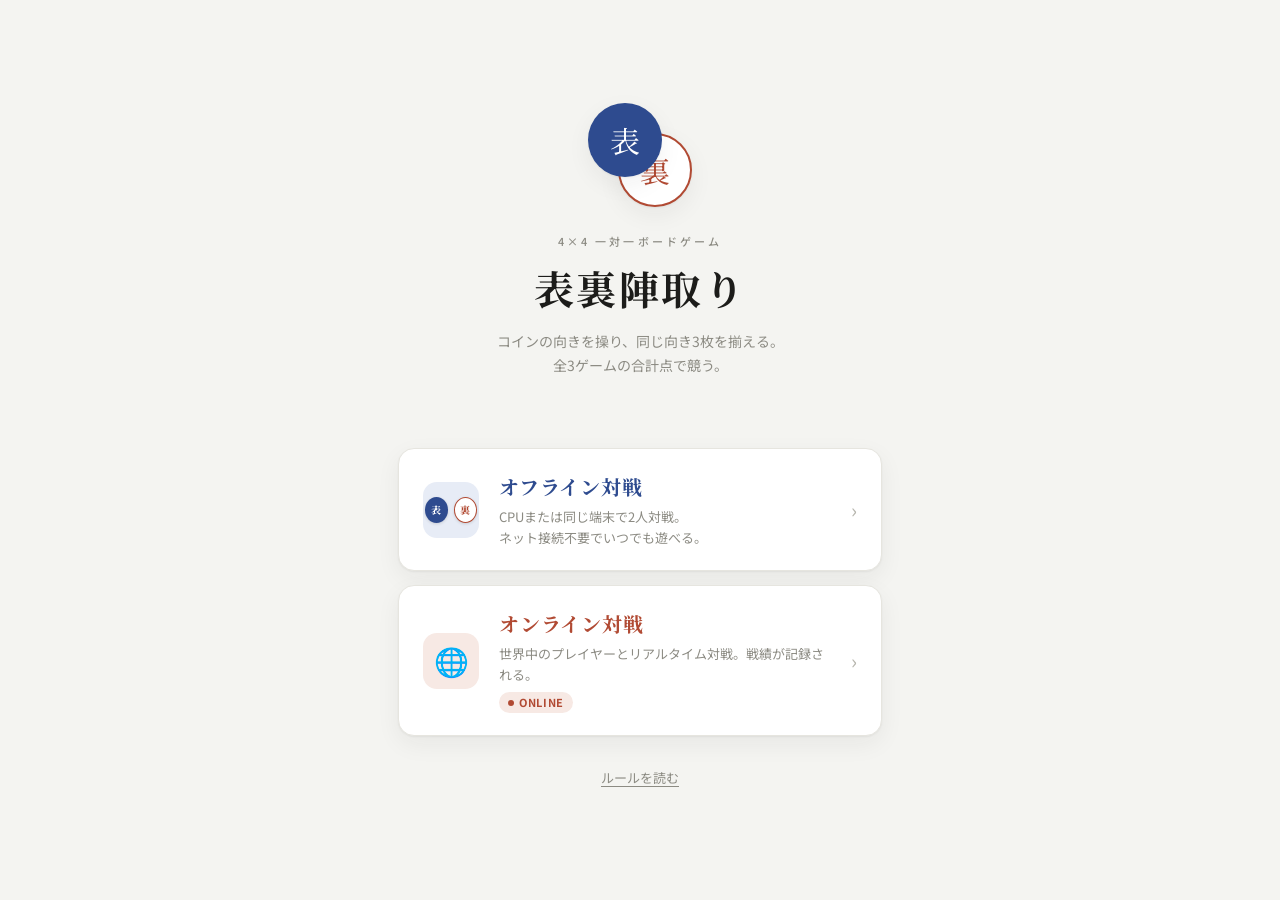
<file: games/game2/menu.html>
<!DOCTYPE html>
<html lang="ja">
<head>
<meta charset="UTF-8">
<meta name="viewport" content="width=device-width, initial-scale=1.0">
<title>表裏陣取り</title>
<link rel="preconnect" href="https://fonts.googleapis.com">
<link rel="preconnect" href="https://fonts.gstatic.com" crossorigin>
<link href="https://fonts.googleapis.com/css2?family=Noto+Sans+JP:wght@400;500;700&family=Noto+Serif+JP:wght@500;700&display=swap" rel="stylesheet">
<style>
  :root{
    --bg:#F4F4F1;
    --surface:#FFFFFF;
    --ink:#1C1C1A;
    --muted:#8C8B83;
    --faint:#B6B5AD;
    --line:#E6E5DF;
    --line-strong:#D7D6CE;
    --p0:#2E4B8F;
    --p0-soft:#E7ECF6;
    --p0-glow:rgba(46,75,143,.22);
    --p1:#B14A33;
    --p1-soft:#F7E9E4;
    --p1-glow:rgba(177,74,51,.22);
    --accent:#1C1C1A;
    --shadow:0 1px 2px rgba(28,28,26,.05),0 8px 24px rgba(28,28,26,.06);
    --r:14px;
    --serif:"Noto Serif JP","Hiragino Mincho ProN",serif;
    --sans:"Noto Sans JP","Hiragino Kaku Gothic ProN","Yu Gothic Medium",sans-serif;
  }
  *{box-sizing:border-box;margin:0;padding:0}
  html,body{height:100%}
  body{
    background:var(--bg);color:var(--ink);font-family:var(--sans);
    -webkit-font-smoothing:antialiased;line-height:1.6;
    display:flex;justify-content:center;align-items:center;min-height:100vh;
  }
  #app{width:100%;max-width:520px;padding:24px 18px 60px;display:flex;flex-direction:column;align-items:center}

  /* タイトル */
  .title-wrap{text-align:center;padding:30px 0;width:100%}
  .title-mark{width:104px;height:104px;margin:0 auto 26px;position:relative}
  .title-coin{
    position:absolute;width:74px;height:74px;border-radius:50%;
    display:flex;align-items:center;justify-content:center;
    font-family:var(--serif);font-size:30px;box-shadow:var(--shadow);
  }
  .title-coin.front{background:var(--p0);color:#fff;left:0;top:0;z-index:2}
  .title-coin.back{background:#fff;color:var(--p1);border:2px solid var(--p1);right:0;bottom:0}
  .eyebrow{font-size:11px;letter-spacing:.28em;color:var(--muted);font-weight:500;margin-bottom:6px}
  h1.title{font-family:var(--serif);font-weight:700;font-size:40px;letter-spacing:.06em;margin-bottom:10px}
  .subtitle{color:var(--muted);font-size:14px;margin-bottom:40px;line-height:1.7}

  /* モード選択カード */
  .mode-cards{display:flex;flex-direction:column;gap:14px;width:100%;margin-bottom:28px}
  .mode-card{
    background:var(--surface);border:1.5px solid var(--line);border-radius:16px;
    padding:22px 24px;cursor:pointer;text-align:left;
    box-shadow:var(--shadow);
    transition:transform .14s ease, box-shadow .14s ease, border-color .14s ease;
    display:flex;align-items:center;gap:20px;
    text-decoration:none;color:inherit;
  }
  .mode-card:hover{
    transform:translateY(-2px);
    box-shadow:0 4px 12px rgba(28,28,26,.08),0 16px 40px rgba(28,28,26,.09);
  }
  .mode-card:active{transform:translateY(0)}
  .mode-card.offline:hover{border-color:var(--p0)}
  .mode-card.online:hover{border-color:var(--p1)}

  .mode-card-icon{
    width:56px;height:56px;border-radius:14px;flex-shrink:0;
    display:flex;align-items:center;justify-content:center;font-size:26px;
  }
  .mode-card.offline .mode-card-icon{background:var(--p0-soft)}
  .mode-card.online  .mode-card-icon{background:var(--p1-soft)}

  .mode-card-body{flex:1;min-width:0}
  .mode-card-title{
    font-family:var(--serif);font-size:20px;font-weight:700;
    letter-spacing:.04em;margin-bottom:4px;
  }
  .mode-card.offline .mode-card-title{color:var(--p0)}
  .mode-card.online  .mode-card-title{color:var(--p1)}
  .mode-card-desc{font-size:13px;color:var(--muted);line-height:1.6}

  .mode-card-arrow{
    color:var(--faint);font-size:20px;flex-shrink:0;
    transition:transform .14s ease, color .14s ease;
  }
  .mode-card:hover .mode-card-arrow{transform:translateX(3px);color:var(--ink)}

  /* コイン2枚 */
  .coin-pair{
    display:flex;gap:6px;align-items:center;flex-shrink:0;
    width:52px;justify-content:center;
  }
  .mini-coin{
    width:26px;height:26px;border-radius:50%;
    display:flex;align-items:center;justify-content:center;
    font-family:var(--serif);font-size:10px;font-weight:700;
    box-shadow:0 1px 3px rgba(28,28,26,.15);
  }
  .mini-coin.front{background:var(--p0);color:#fff}
  .mini-coin.back{background:#fff;color:var(--p1);border:1.5px solid var(--p1)}

  /* オンラインバッジ */
  .online-badge{
    display:inline-flex;align-items:center;gap:5px;
    background:var(--p1-soft);color:var(--p1);
    font-size:11px;font-weight:700;letter-spacing:.06em;
    border-radius:20px;padding:2px 9px;margin-top:6px;
  }
  .online-dot{width:6px;height:6px;border-radius:50%;background:var(--p1);animation:pulse-dot 1.6s ease infinite}
  @keyframes pulse-dot{0%,100%{opacity:1;transform:scale(1)}50%{opacity:.5;transform:scale(.7)}}

  /* フッタリンク */
  .footer-links{display:flex;gap:16px;justify-content:center;flex-wrap:wrap}
  .link{
    background:none;border:none;color:var(--muted);font-size:13px;
    cursor:pointer;text-decoration:underline;text-underline-offset:3px;
    font-family:var(--sans);padding:4px 2px;
    transition:color .12s;
  }
  .link:hover{color:var(--ink)}

  /* アニメーション */
  @keyframes fadeUp{from{opacity:0;transform:translateY(14px)}to{opacity:1;transform:translateY(0)}}
  .title-wrap{animation:fadeUp .4s ease both}
  .mode-cards{animation:fadeUp .4s .08s ease both}
  .footer-links{animation:fadeUp .4s .14s ease both}
</style>
</head>
<body>
<div id="app">
  <div class="title-wrap">
    <div class="title-mark">
      <div class="title-coin front">表</div>
      <div class="title-coin back">裏</div>
    </div>
    <div class="eyebrow">4×4 一対一ボードゲーム</div>
    <h1 class="title">表裏陣取り</h1>
    <p class="subtitle">コインの向きを操り、同じ向き3枚を揃える。<br>全3ゲームの合計点で競う。</p>
  </div>

  <div class="mode-cards">
    <a class="mode-card offline" href="offline/index.html">
      <div class="mode-card-icon">
        <div class="coin-pair">
          <div class="mini-coin front">表</div>
          <div class="mini-coin back">裏</div>
        </div>
      </div>
      <div class="mode-card-body">
        <div class="mode-card-title">オフライン対戦</div>
        <div class="mode-card-desc">CPUまたは同じ端末で2人対戦。<br>ネット接続不要でいつでも遊べる。</div>
      </div>
      <div class="mode-card-arrow">›</div>
    </a>

    <a class="mode-card online" href="online/index.html">
      <div class="mode-card-icon" style="font-size:28px">🌐</div>
      <div class="mode-card-body">
        <div class="mode-card-title">オンライン対戦</div>
        <div class="mode-card-desc">世界中のプレイヤーとリアルタイム対戦。戦績が記録される。</div>
        <div class="online-badge"><span class="online-dot"></span>ONLINE</div>
      </div>
      <div class="mode-card-arrow">›</div>
    </a>
  </div>

  <div class="footer-links">
    <button class="link" onclick="showRules()">ルールを読む</button>
  </div>
</div>

<!-- ルールモーダル（ゲームと同じ内容） -->
<script>
function showRules(){
  const bg=document.createElement('div');
  bg.style.cssText='position:fixed;inset:0;background:rgba(28,28,26,.45);display:flex;align-items:center;justify-content:center;z-index:9999;padding:16px';
  bg.innerHTML=`
    <div style="background:#fff;border-radius:18px;padding:28px 24px;max-width:480px;width:100%;max-height:90vh;overflow-y:auto;box-shadow:0 8px 40px rgba(28,28,26,.18)">
      <h3 style="font-family:'Noto Serif JP',serif;font-size:20px;margin-bottom:12px">表裏陣取り ルール</h3>
      <p style="font-size:13px;color:#555;margin-bottom:14px;line-height:1.7">4×4の盤面に、表・裏のあるコインを置き合う一対一ゲーム。<b>同じ向き・同じ持ち主のコインを縦横斜めに3枚揃える</b>ことを狙います。全3ゲームの合計点で勝敗を決めます。</p>
      <h4 style="font-size:14px;margin-bottom:8px;margin-top:16px">手番の行動（1つ選ぶ）</h4>
      <ul style="font-size:13px;color:#555;line-height:1.8;padding-left:18px">
        <li><b>コインを置く</b>：コイントスで出た面のまま空きマスへ。</li>
        <li><b>裏返す</b>：盤上の自分のコイン1枚の向きを変える。使用後1ターンは再使用できない。</li>
        <li><b>カードを使う</b>：手札のカードを1枚使用する。</li>
      </ul>
      <h4 style="font-size:14px;margin-bottom:8px;margin-top:16px">終了条件</h4>
      <ul style="font-size:13px;color:#555;line-height:1.8;padding-left:18px">
        <li>どちらかが3組以上揃えた時点でゲーム終了。</li>
        <li>各プレイヤーのコインが8枚全て置かれた時点でも終了。</li>
      </ul>
      <h4 style="font-size:14px;margin-bottom:8px;margin-top:16px">得点</h4>
      <ul style="font-size:13px;color:#555;line-height:1.8;padding-left:18px">
        <li>同じ向き3枚連続＝3点（4枚連続は6点）。複数ラインは別々に加算。</li>
        <li>未使用カード1枚につき1点（『中断』使用者は0点）。</li>
      </ul>
      <div style="text-align:center;margin-top:24px">
        <button onclick="this.closest('[style*=fixed]').remove()" style="font-family:'Noto Sans JP',sans-serif;font-size:14px;font-weight:500;color:#fff;background:#1C1C1A;border:none;border-radius:10px;padding:12px 32px;cursor:pointer">閉じる</button>
      </div>
    </div>`;
  bg.onclick=e=>{ if(e.target===bg) bg.remove(); };
  document.body.appendChild(bg);
}
</script>
</body>
</html>
</file>
<file: style.css>
body {
  margin: 0;
  font-family: sans-serif;
  background: #111;
  color: white;
}

.container {
  min-height: 100vh;
  display: flex;
  flex-direction: column;
  align-items: center;
  justify-content: center;
}

.game-list {
  display: flex;
  gap: 24px;
  margin-top: 32px;
}

.game-card {
  width: 220px;
  padding: 24px;
  border: 1px solid #555;
  border-radius: 12px;
  text-decoration: none;
  color: white;
  background: #222;
  transition: 0.2s;
}

.game-card:hover {
  transform: translateY(-4px);
  background: #333;
}
</file>
